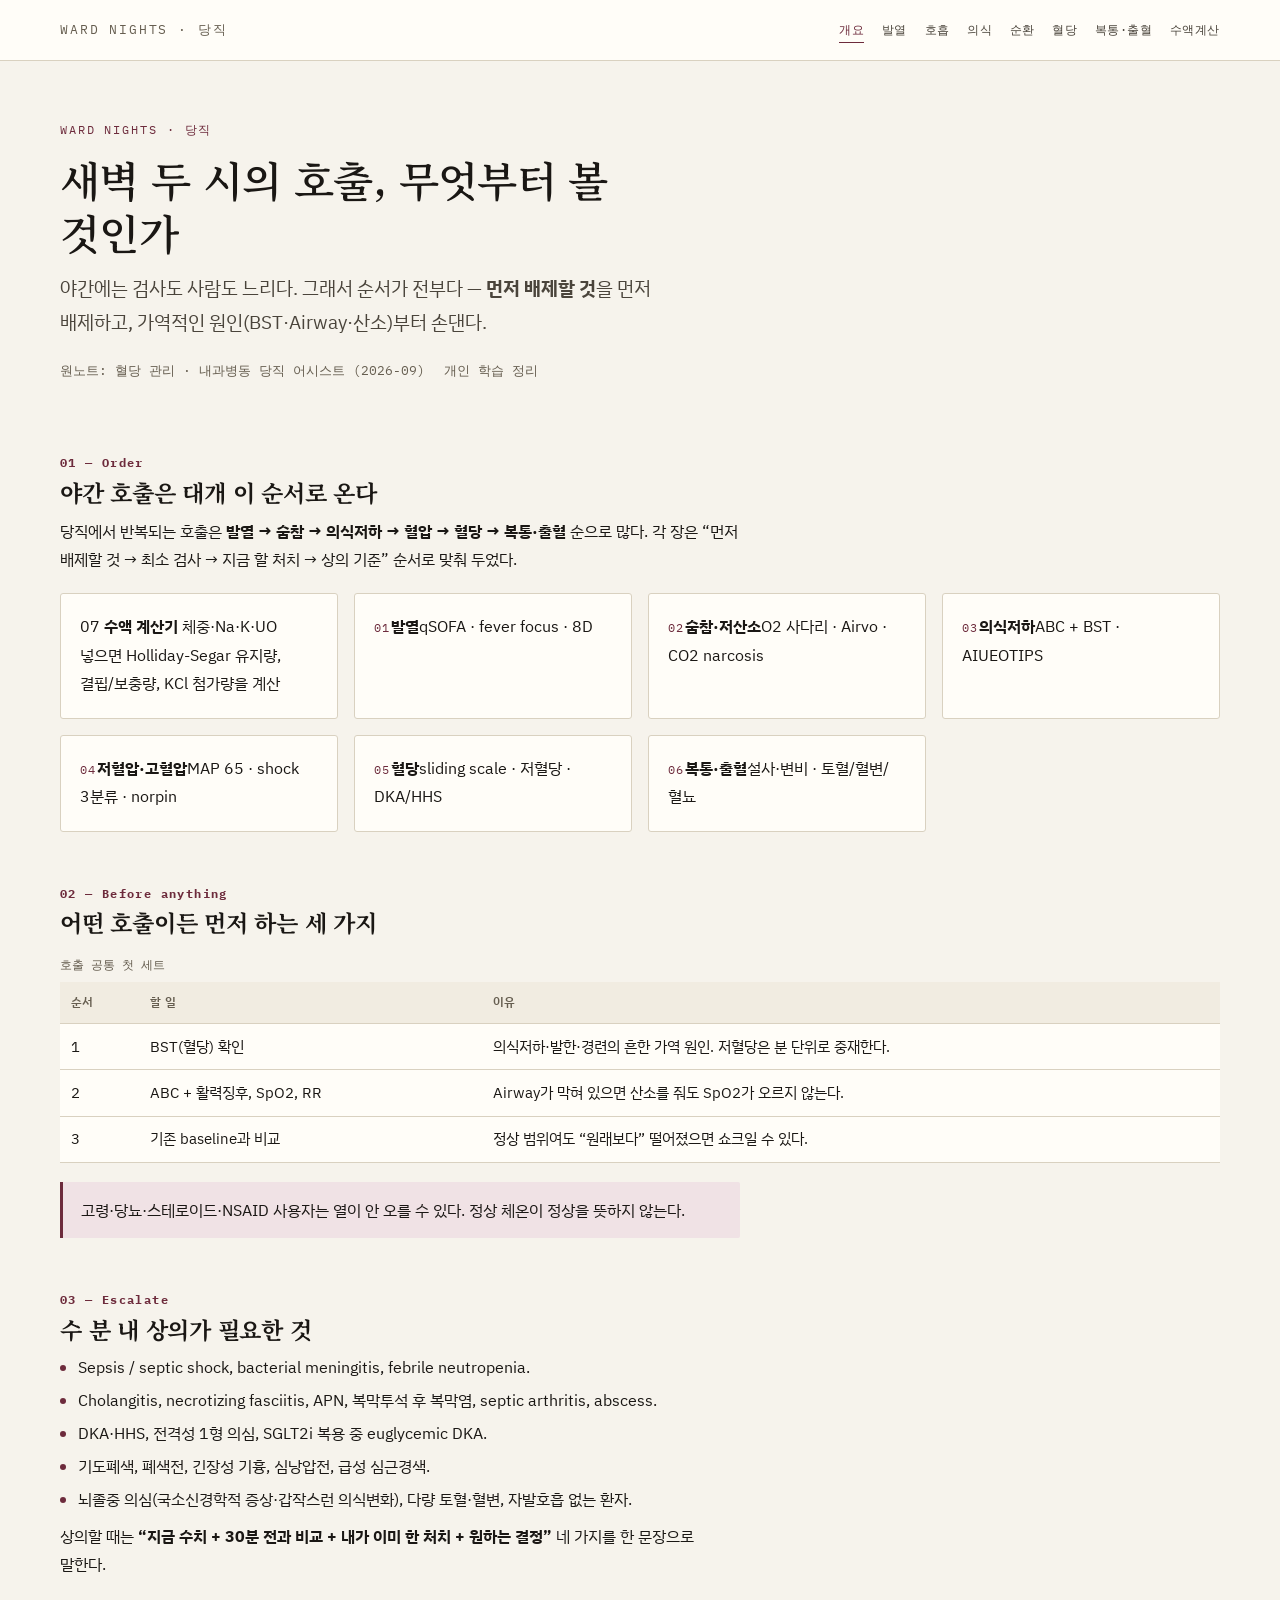
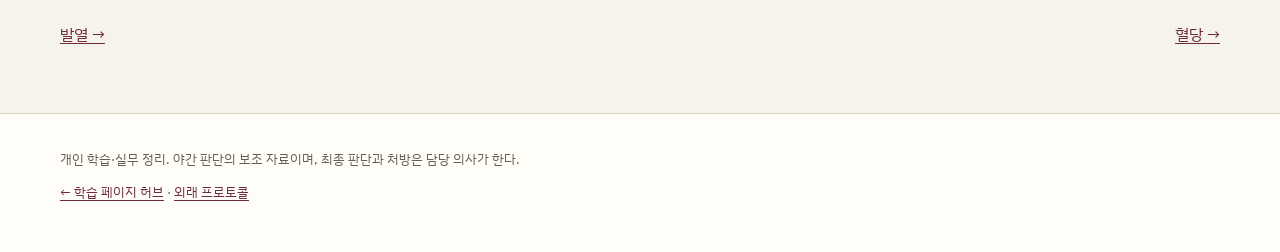
<file: index.html>
<!DOCTYPE html>
<html lang="ko">
<head>
<meta charset="utf-8">
<meta name="viewport" content="width=device-width, initial-scale=1">
<title>병동 당직 — 야간 호출 대응</title>
<meta name="description" content="야간 병동에서 반복되는 발열·호흡곤란·의식저하·저혈압·혈당·복통 출혈의 첫 대응과 상의 기준을 정리한 개인 실무 노트.">
<meta property="og:title" content="병동 당직 — 야간 호출 대응">
<meta property="og:description" content="야간 병동에서 반복되는 발열·호흡곤란·의식저하·저혈압·혈당·복통 출혈의 첫 대응과 상의 기준을 정리한 개인 실무 노트.">
<meta property="og:type" content="website">
<link rel="preconnect" href="https://fonts.googleapis.com">
<link rel="preconnect" href="https://fonts.gstatic.com" crossorigin>
<link href="https://fonts.googleapis.com/css2?family=IBM+Plex+Mono:wght@400;500&family=IBM+Plex+Sans+KR:wght@400;500;600&family=Noto+Serif+KR:wght@600&display=swap" rel="stylesheet">
<link rel="stylesheet" href="styles/tokens.css">
<link rel="stylesheet" href="styles/site.css">
<link rel="stylesheet" href="styles/theme.css">
</head>
<body>

<header class="masthead">
  <div class="wrap">
    <a class="brand" href="index.html">Ward Nights · 당직</a>
    <nav class="nav" aria-label="장 이동">
      <a href="index.html" aria-current="page">개요</a>
      <a href="fever.html">발열</a>
      <a href="breathing.html">호흡</a>
      <a href="mental.html">의식</a>
      <a href="circulation.html">순환</a>
      <a href="glucose.html">혈당</a>
      <a href="gi.html">복통·출혈</a>
          <a href="iv-fluid.html">수액계산</a>
</nav>
  </div>
</header>

<main>
  <div class="wrap">

    <div class="hero">
      <p class="eyebrow">Ward nights · 당직</p>
      <h1>새벽 두 시의 호출, 무엇부터 볼 것인가</h1>
      <p class="lede">야간에는 검사도 사람도 느리다. 그래서 순서가 전부다 — <strong>먼저 배제할 것</strong>을 먼저 배제하고, 가역적인 원인(BST·Airway·산소)부터 손댄다.</p>
      <div class="meta"><span>원노트: 혈당 관리 · 내과병동 당직 어시스트 (2026-09)</span><span>개인 학습 정리</span></div>
    </div>


    <section aria-labelledby="w1">
      <h2 id="w1"><span class="num">01 — Order</span>야간 호출은 대개 이 순서로 온다</h2>
      <p>당직에서 반복되는 호출은 <strong>발열 → 숨참 → 의식저하 → 혈압 → 혈당 → 복통·출혈</strong> 순으로 많다.
        각 장은 “먼저 배제할 것 → 최소 검사 → 지금 할 처치 → 상의 기준” 순서로 맞춰 두었다.</p>
      <div class="card-grid">
        <a class="card" href="iv-fluid.html">
          <span class="num">07</span>
          <b>수액 계산기</b>
          <span>체중·Na·K·UO 넣으면 Holliday-Segar 유지량, 결핍/보충량, KCl 첨가량을 계산</span>
        </a>
        <a class="card" href="fever.html"><span class="k">01</span><b>발열</b><span>qSOFA · fever focus · 8D</span></a>
        <a class="card" href="breathing.html"><span class="k">02</span><b>숨참·저산소</b><span>O2 사다리 · Airvo · CO2 narcosis</span></a>
        <a class="card" href="mental.html"><span class="k">03</span><b>의식저하</b><span>ABC + BST · AIUEOTIPS</span></a>
        <a class="card" href="circulation.html"><span class="k">04</span><b>저혈압·고혈압</b><span>MAP 65 · shock 3분류 · norpin</span></a>
        <a class="card" href="glucose.html"><span class="k">05</span><b>혈당</b><span>sliding scale · 저혈당 · DKA/HHS</span></a>
        <a class="card" href="gi.html"><span class="k">06</span><b>복통·출혈</b><span>설사·변비 · 토혈/혈변/혈뇨</span></a>
      </div>
    </section>

    <section aria-labelledby="w2">
      <h2 id="w2"><span class="num">02 — Before anything</span>어떤 호출이든 먼저 하는 세 가지</h2>
      <div class="tbl-wrap">
        <table>
          <caption>호출 공통 첫 세트</caption>
          <thead><tr><th>순서</th><th>할 일</th><th>이유</th></tr></thead>
          <tbody>
            <tr><td>1</td><td>BST(혈당) 확인</td><td>의식저하·발한·경련의 흔한 가역 원인. 저혈당은 분 단위로 중재한다.</td></tr>
            <tr><td>2</td><td>ABC + 활력징후, SpO2, RR</td><td>Airway가 막혀 있으면 산소를 줘도 SpO2가 오르지 않는다.</td></tr>
            <tr><td>3</td><td>기존 baseline과 비교</td><td>정상 범위여도 “원래보다” 떨어졌으면 쇼크일 수 있다.</td></tr>
          </tbody>
        </table>
      </div>
      <p class="note">고령·당뇨·스테로이드·NSAID 사용자는 열이 안 오를 수 있다. 정상 체온이 정상을 뜻하지 않는다.</p>
    </section>

    <section aria-labelledby="w3">
      <h2 id="w3"><span class="num">03 — Escalate</span>수 분 내 상의가 필요한 것</h2>
      <ul>
        <li>Sepsis / septic shock, bacterial meningitis, febrile neutropenia.</li>
        <li>Cholangitis, necrotizing fasciitis, APN, 복막투석 후 복막염, septic arthritis, abscess.</li>
        <li>DKA·HHS, 전격성 1형 의심, SGLT2i 복용 중 euglycemic DKA.</li>
        <li>기도폐색, 폐색전, 긴장성 기흉, 심낭압전, 급성 심근경색.</li>
        <li>뇌졸중 의심(국소신경학적 증상·갑작스런 의식변화), 다량 토혈·혈변, 자발호흡 없는 환자.</li>
      </ul>
      <p>상의할 때는 <strong>“지금 수치 + 30분 전과 비교 + 내가 이미 한 처치 + 원하는 결정”</strong> 네 가지를 한 문장으로 말한다.</p>
    </section>

    <div class="pager">
      <a href="fever.html">발열 →</a>
      <a href="glucose.html">혈당 →</a>
    </div>
  </div>
</main>

<footer class="site">
  <div class="wrap">
    <p>개인 학습·실무 정리. 야간 판단의 보조 자료이며, 최종 판단과 처방은 담당 의사가 한다.</p>
    <p><a href="https://kimhs950627.github.io/">← 학습 페이지 허브</a> · <a href="https://kimhs950627.github.io/primary-care-protocol/">외래 프로토콜</a></p>
  </div>
</footer>
</body>
</html>
</file>
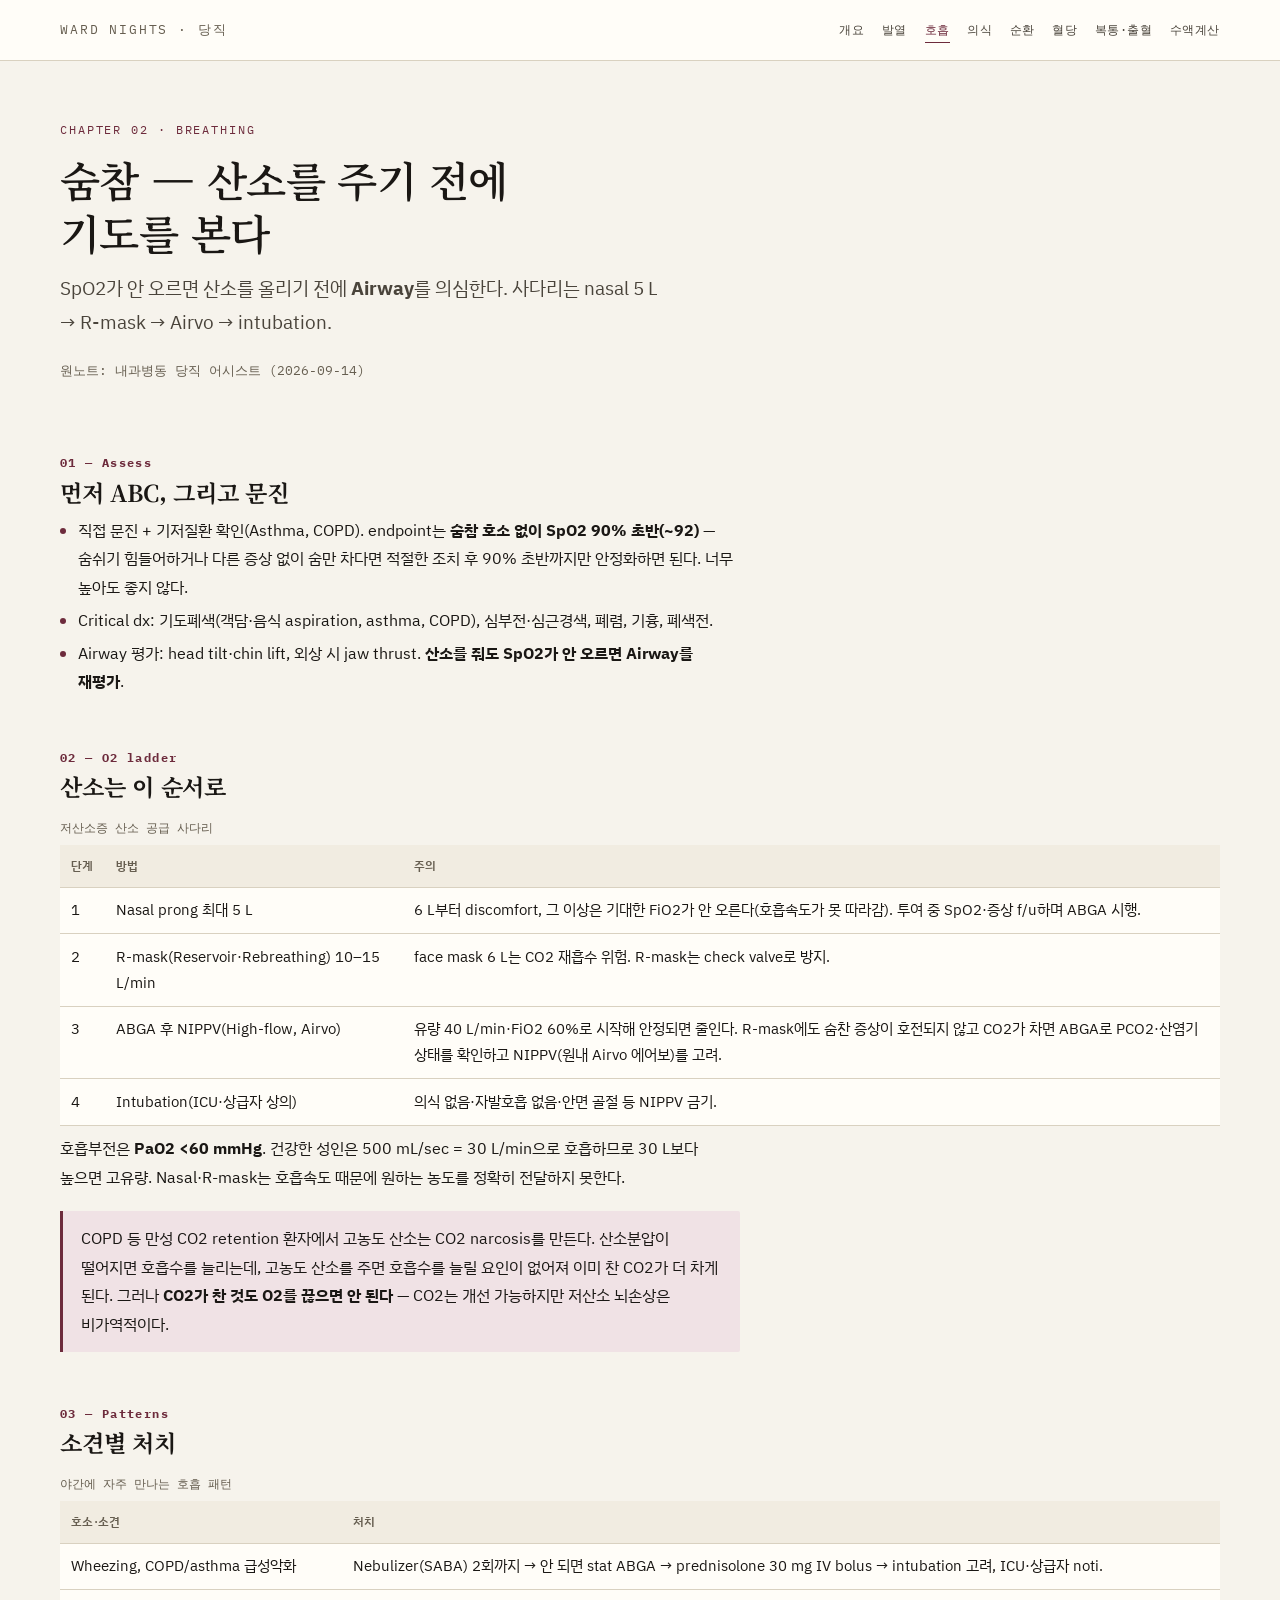
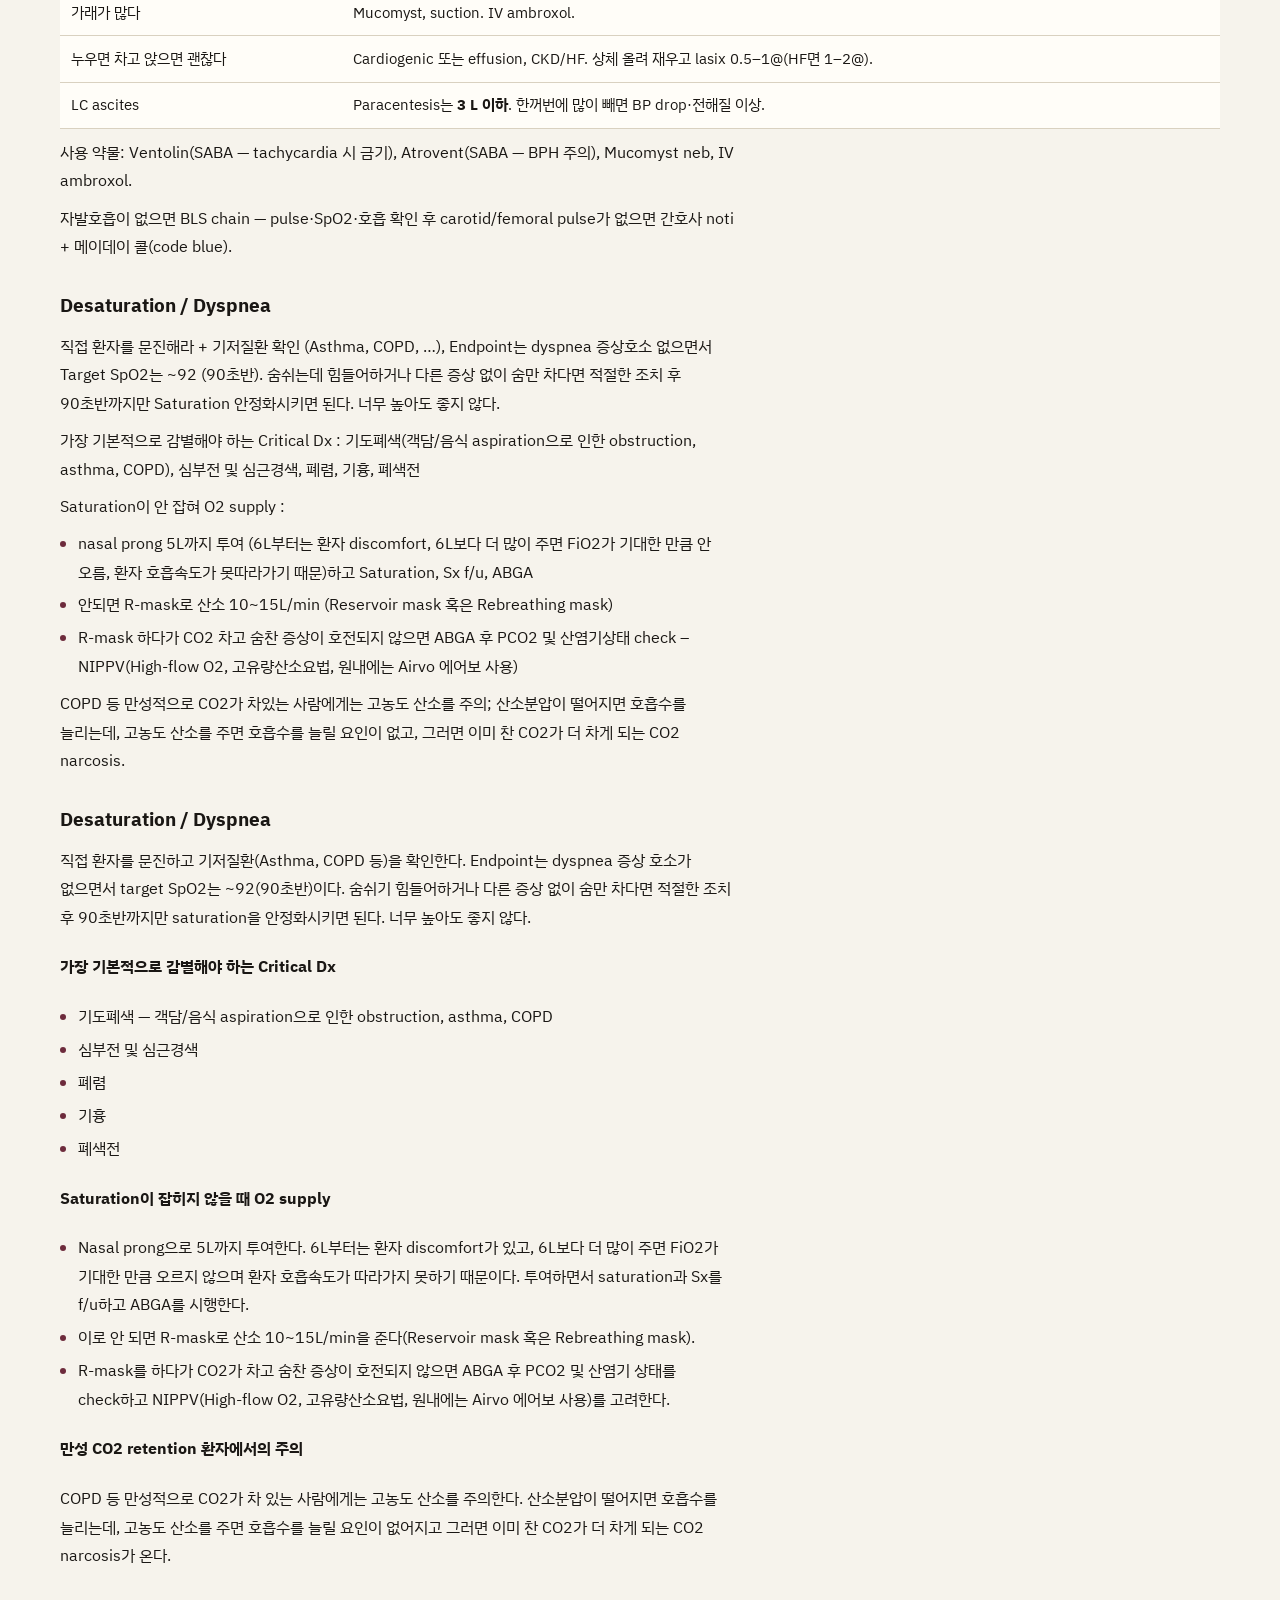
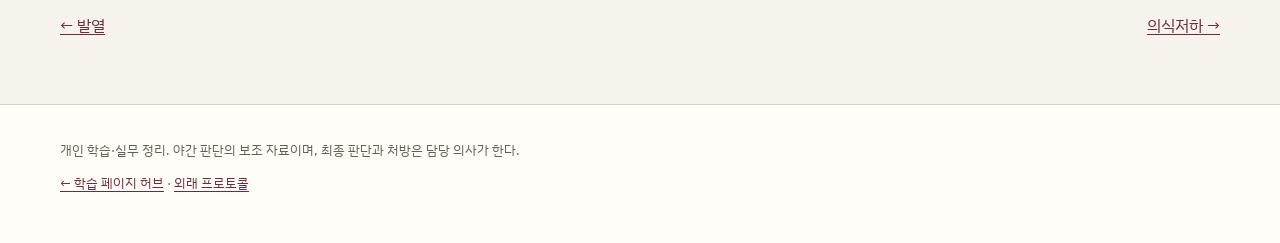
<file: breathing.html>
<!DOCTYPE html>
<html lang="ko">
<head>
<meta charset="utf-8">
<meta name="viewport" content="width=device-width, initial-scale=1">
<title>숨참·저산소 — 산소 사다리와 감별</title>
<meta name="description" content="Desaturation과 dyspnea에서 ABC 평가, nasal→R-mask→Airvo→intubation 사다리, COPD CO2 narcosis 주의, 소견별 처치.">
<meta property="og:title" content="숨참·저산소 — 산소 사다리와 감별">
<meta property="og:description" content="Desaturation과 dyspnea에서 ABC 평가, nasal→R-mask→Airvo→intubation 사다리, COPD CO2 narcosis 주의, 소견별 처치.">
<meta property="og:type" content="website">
<link rel="preconnect" href="https://fonts.googleapis.com">
<link rel="preconnect" href="https://fonts.gstatic.com" crossorigin>
<link href="https://fonts.googleapis.com/css2?family=IBM+Plex+Mono:wght@400;500&family=IBM+Plex+Sans+KR:wght@400;500;600&family=Noto+Serif+KR:wght@600&display=swap" rel="stylesheet">
<link rel="stylesheet" href="styles/tokens.css">
<link rel="stylesheet" href="styles/site.css">
<link rel="stylesheet" href="styles/theme.css">
</head>
<body>

<header class="masthead">
  <div class="wrap">
    <a class="brand" href="index.html">Ward Nights · 당직</a>
    <nav class="nav" aria-label="장 이동">
      <a href="index.html">개요</a>
      <a href="fever.html">발열</a>
      <a href="breathing.html" aria-current="page">호흡</a>
      <a href="mental.html">의식</a>
      <a href="circulation.html">순환</a>
      <a href="glucose.html">혈당</a>
      <a href="gi.html">복통·출혈</a>
          <a href="iv-fluid.html">수액계산</a>
</nav>
  </div>
</header>

<main>
  <div class="wrap">

    <div class="hero">
      <p class="eyebrow">Chapter 02 · Breathing</p>
      <h1>숨참 — 산소를 주기 전에 기도를 본다</h1>
      <p class="lede">SpO2가 안 오르면 산소를 올리기 전에 <strong>Airway</strong>를 의심한다. 사다리는 nasal 5 L → R-mask → Airvo → intubation.</p>
      <div class="meta"><span>원노트: 내과병동 당직 어시스트 (2026-09-14)</span></div>
    </div>

    <section aria-labelledby="b1">
      <h2 id="b1"><span class="num">01 — Assess</span>먼저 ABC, 그리고 문진</h2>
      <ul>
        <li>직접 문진 + 기저질환 확인(Asthma, COPD). endpoint는 <strong>숨참 호소 없이 SpO2 90% 초반(~92)</strong> — 숨쉬기 힘들어하거나 다른 증상 없이 숨만 차다면 적절한 조치 후 90% 초반까지만 안정화하면 된다. 너무 높아도 좋지 않다.</li>
        <li>Critical dx: 기도폐색(객담·음식 aspiration, asthma, COPD), 심부전·심근경색, 폐렴, 기흉, 폐색전.</li>
        <li>Airway 평가: head tilt·chin lift, 외상 시 jaw thrust. <strong>산소를 줘도 SpO2가 안 오르면 Airway를 재평가</strong>.</li>
      </ul>
    </section>

    <section aria-labelledby="b2">
      <h2 id="b2"><span class="num">02 — O2 ladder</span>산소는 이 순서로</h2>
      <div class="tbl-wrap">
        <table>
          <caption>저산소증 산소 공급 사다리</caption>
          <thead><tr><th>단계</th><th>방법</th><th>주의</th></tr></thead>
          <tbody>
            <tr><td>1</td><td>Nasal prong 최대 5 L</td><td>6 L부터 discomfort, 그 이상은 기대한 FiO2가 안 오른다(호흡속도가 못 따라감). 투여 중 SpO2·증상 f/u하며 ABGA 시행.</td></tr>
            <tr><td>2</td><td>R-mask(Reservoir·Rebreathing) 10–15 L/min</td><td>face mask 6 L는 CO2 재흡수 위험. R-mask는 check valve로 방지.</td></tr>
            <tr><td>3</td><td>ABGA 후 NIPPV(High-flow, Airvo)</td><td>유량 40 L/min·FiO2 60%로 시작해 안정되면 줄인다. R-mask에도 숨찬 증상이 호전되지 않고 CO2가 차면 ABGA로 PCO2·산염기 상태를 확인하고 NIPPV(원내 Airvo 에어보)를 고려.</td></tr>
            <tr><td>4</td><td>Intubation(ICU·상급자 상의)</td><td>의식 없음·자발호흡 없음·안면 골절 등 NIPPV 금기.</td></tr>
          </tbody>
        </table>
      </div>
      <p>호흡부전은 <strong>PaO2 &lt;60 mmHg</strong>. 건강한 성인은 500 mL/sec = 30 L/min으로 호흡하므로 30 L보다 높으면 고유량.
        Nasal·R-mask는 호흡속도 때문에 원하는 농도를 정확히 전달하지 못한다.</p>
      <p class="note">COPD 등 만성 CO2 retention 환자에서 고농도 산소는 CO2 narcosis를 만든다. 산소분압이 떨어지면 호흡수를 늘리는데,
        고농도 산소를 주면 호흡수를 늘릴 요인이 없어져 이미 찬 CO2가 더 차게 된다. 그러나
        <strong>CO2가 찬 것도 O2를 끊으면 안 된다</strong> — CO2는 개선 가능하지만 저산소 뇌손상은 비가역적이다.</p>
    </section>

    <section aria-labelledby="b3">
<h2 id="b3"><span class="num">03 — Patterns</span>소견별 처치</h2>
      <div class="tbl-wrap">
        <table>
          <caption>야간에 자주 만나는 호흡 패턴</caption>
          <thead><tr><th>호소·소견</th><th>처치</th></tr></thead>
          <tbody>
            <tr><td>Wheezing, COPD/asthma 급성악화</td><td>Nebulizer(SABA) 2회까지 → 안 되면 stat ABGA → prednisolone 30 mg IV bolus → intubation 고려, ICU·상급자 noti.</td></tr>
            <tr><td>가래가 많다</td><td>Mucomyst, suction. IV ambroxol.</td></tr>
            <tr><td>누우면 차고 앉으면 괜찮다</td><td>Cardiogenic 또는 effusion, CKD/HF. 상체 올려 재우고 lasix 0.5–1@(HF면 1–2@).</td></tr>
            <tr><td>LC ascites</td><td>Paracentesis는 <strong>3 L 이하</strong>. 한꺼번에 많이 빼면 BP drop·전해질 이상.</td></tr>
          </tbody>
        </table>
      </div>
      <p>사용 약물: Ventolin(SABA — tachycardia 시 금기), Atrovent(SABA — BPH 주의), Mucomyst neb, IV ambroxol.</p>
      <p>자발호흡이 없으면 BLS chain — pulse·SpO2·호흡 확인 후 carotid/femoral pulse가 없으면 간호사 noti + 메이데이 콜(code blue).</p>
    
<h3>Desaturation / Dyspnea</h3>
<p>직접 환자를 문진해라 + 기저질환 확인 (Asthma, COPD, …), Endpoint는 dyspnea 증상호소 없으면서 Target SpO2는 ~92 (90초반). 숨쉬는데 힘들어하거나 다른 증상 없이 숨만 차다면 적절한 조치 후 90초반까지만 Saturation 안정화시키면 된다. 너무 높아도 좋지 않다.</p>
<p>가장 기본적으로 감별해야 하는 Critical Dx : 기도폐색(객담/음식 aspiration으로 인한 obstruction, asthma, COPD), 심부전 및 심근경색, 폐렴, 기흉, 폐색전</p>
<p>Saturation이 안 잡혀 O2 supply :</p>
<ul>
<li>nasal prong 5L까지 투여 (6L부터는 환자 discomfort, 6L보다 더 많이 주면 FiO2가 기대한 만큼 안 오름, 환자 호흡속도가 못따라가기 때문)하고 Saturation, Sx f/u, ABGA</li>
<li>안되면 R-mask로 산소 10~15L/min (Reservoir mask 혹은 Rebreathing mask)</li>
<li>R-mask 하다가 CO2 차고 숨찬 증상이 호전되지 않으면 ABGA 후 PCO2 및 산염기상태 check – NIPPV(High-flow O2, 고유량산소요법, 원내에는 Airvo 에어보 사용)</li>
</ul>
<p>COPD 등 만성적으로 CO2가 차있는 사람에게는 고농도 산소를 주의; 산소분압이 떨어지면 호흡수를 늘리는데, 고농도 산소를 주면 호흡수를 늘릴 요인이 없고, 그러면 이미 찬 CO2가 더 차게 되는 CO2 narcosis.</p>

<h3>Desaturation / Dyspnea</h3>
<p>직접 환자를 문진하고 기저질환(Asthma, COPD 등)을 확인한다. Endpoint는 dyspnea 증상 호소가 없으면서 target SpO2는 ~92(90초반)이다. 숨쉬기 힘들어하거나 다른 증상 없이 숨만 차다면 적절한 조치 후 90초반까지만 saturation을 안정화시키면 된다. 너무 높아도 좋지 않다.</p>
<h4>가장 기본적으로 감별해야 하는 Critical Dx</h4>
<ul>
<li>기도폐색 — 객담/음식 aspiration으로 인한 obstruction, asthma, COPD</li>
<li>심부전 및 심근경색</li>
<li>폐렴</li>
<li>기흉</li>
<li>폐색전</li>
</ul>
<h4>Saturation이 잡히지 않을 때 O2 supply</h4>
<ul>
<li>Nasal prong으로 5L까지 투여한다. 6L부터는 환자 discomfort가 있고, 6L보다 더 많이 주면 FiO2가 기대한 만큼 오르지 않으며 환자 호흡속도가 따라가지 못하기 때문이다. 투여하면서 saturation과 Sx를 f/u하고 ABGA를 시행한다.</li>
<li>이로 안 되면 R-mask로 산소 10~15L/min을 준다(Reservoir mask 혹은 Rebreathing mask).</li>
<li>R-mask를 하다가 CO2가 차고 숨찬 증상이 호전되지 않으면 ABGA 후 PCO2 및 산염기 상태를 check하고 NIPPV(High-flow O2, 고유량산소요법, 원내에는 Airvo 에어보 사용)를 고려한다.</li>
</ul>
<h4>만성 CO2 retention 환자에서의 주의</h4>
<p>COPD 등 만성적으로 CO2가 차 있는 사람에게는 고농도 산소를 주의한다. 산소분압이 떨어지면 호흡수를 늘리는데, 고농도 산소를 주면 호흡수를 늘릴 요인이 없어지고 그러면 이미 찬 CO2가 더 차게 되는 CO2 narcosis가 온다.</p>
</section>

    <div class="pager">
      <a href="fever.html">← 발열</a>
      <a href="mental.html">의식저하 →</a>
    </div>
  </div>

</main>

<footer class="site">
  <div class="wrap">
    <p>개인 학습·실무 정리. 야간 판단의 보조 자료이며, 최종 판단과 처방은 담당 의사가 한다.</p>
    <p><a href="https://kimhs950627.github.io/">← 학습 페이지 허브</a> · <a href="https://kimhs950627.github.io/primary-care-protocol/">외래 프로토콜</a></p>
  </div>
</footer>
</body>
</html>
</file>
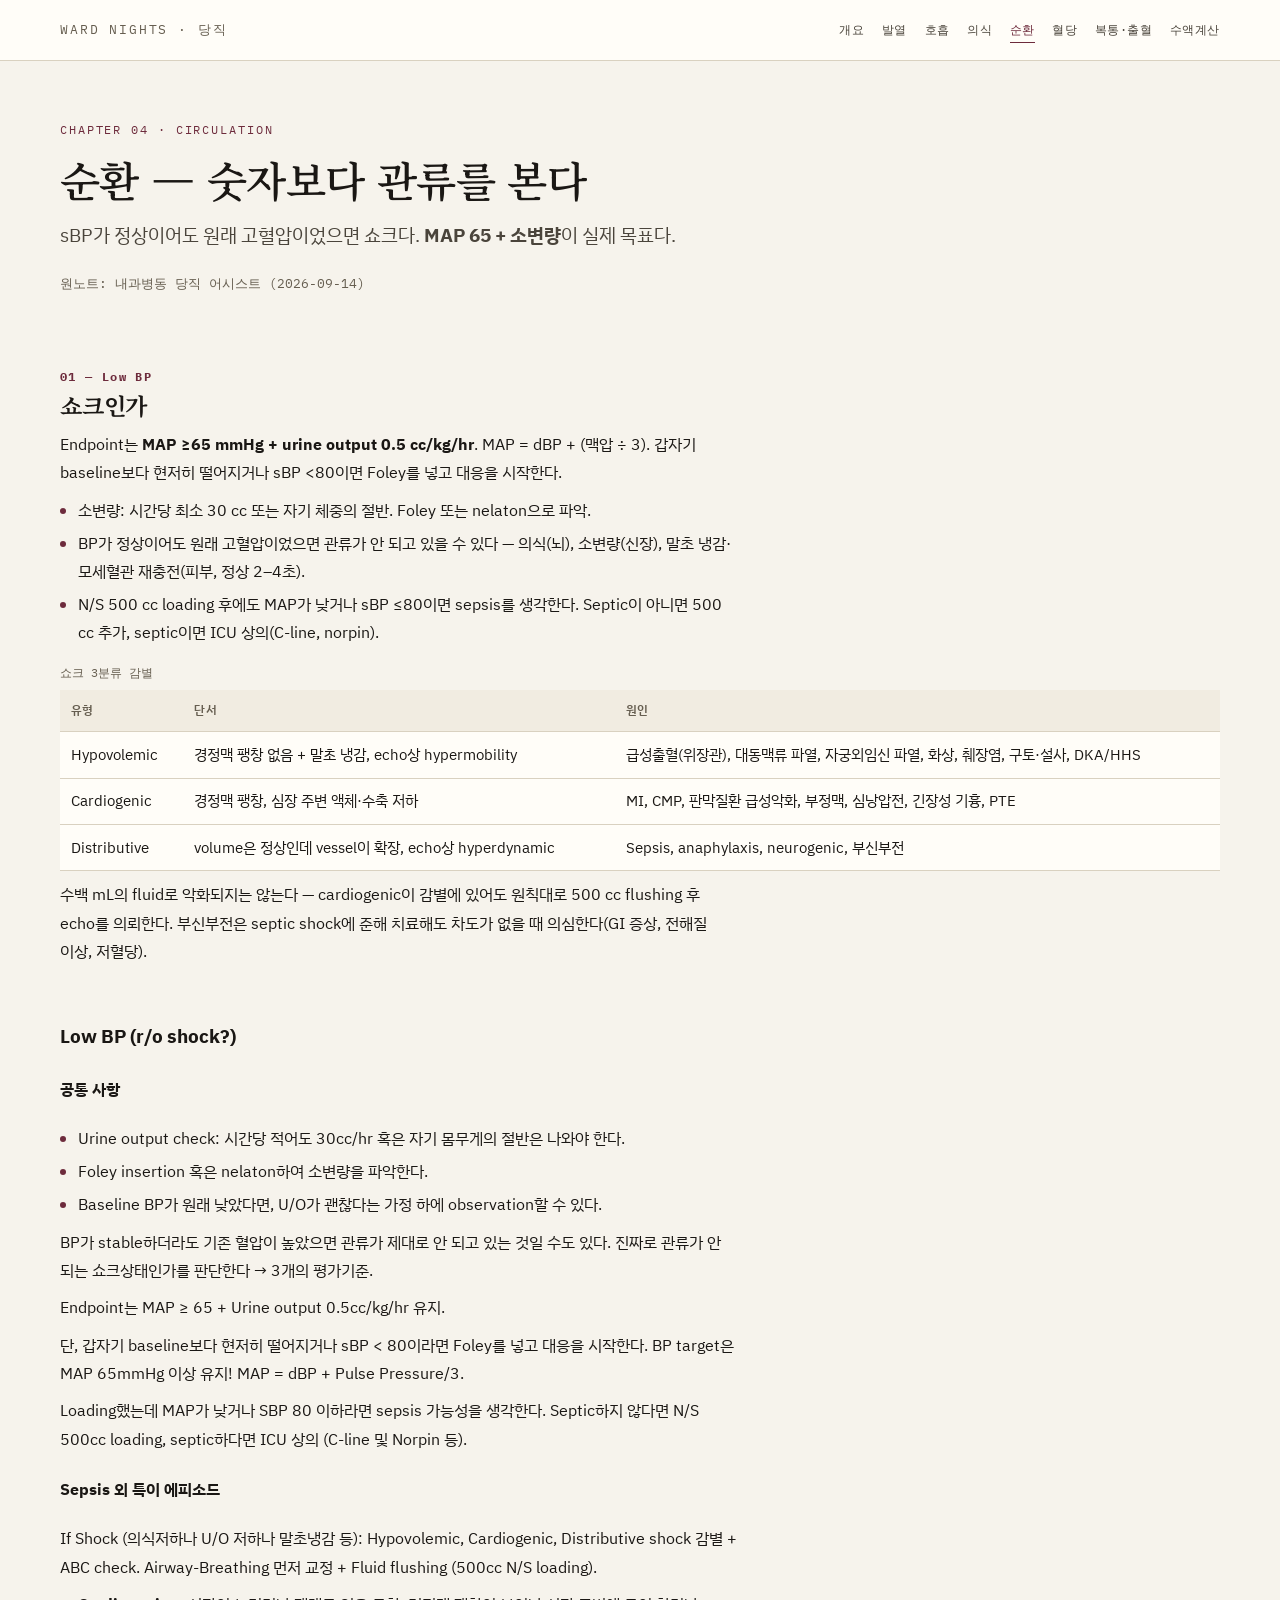
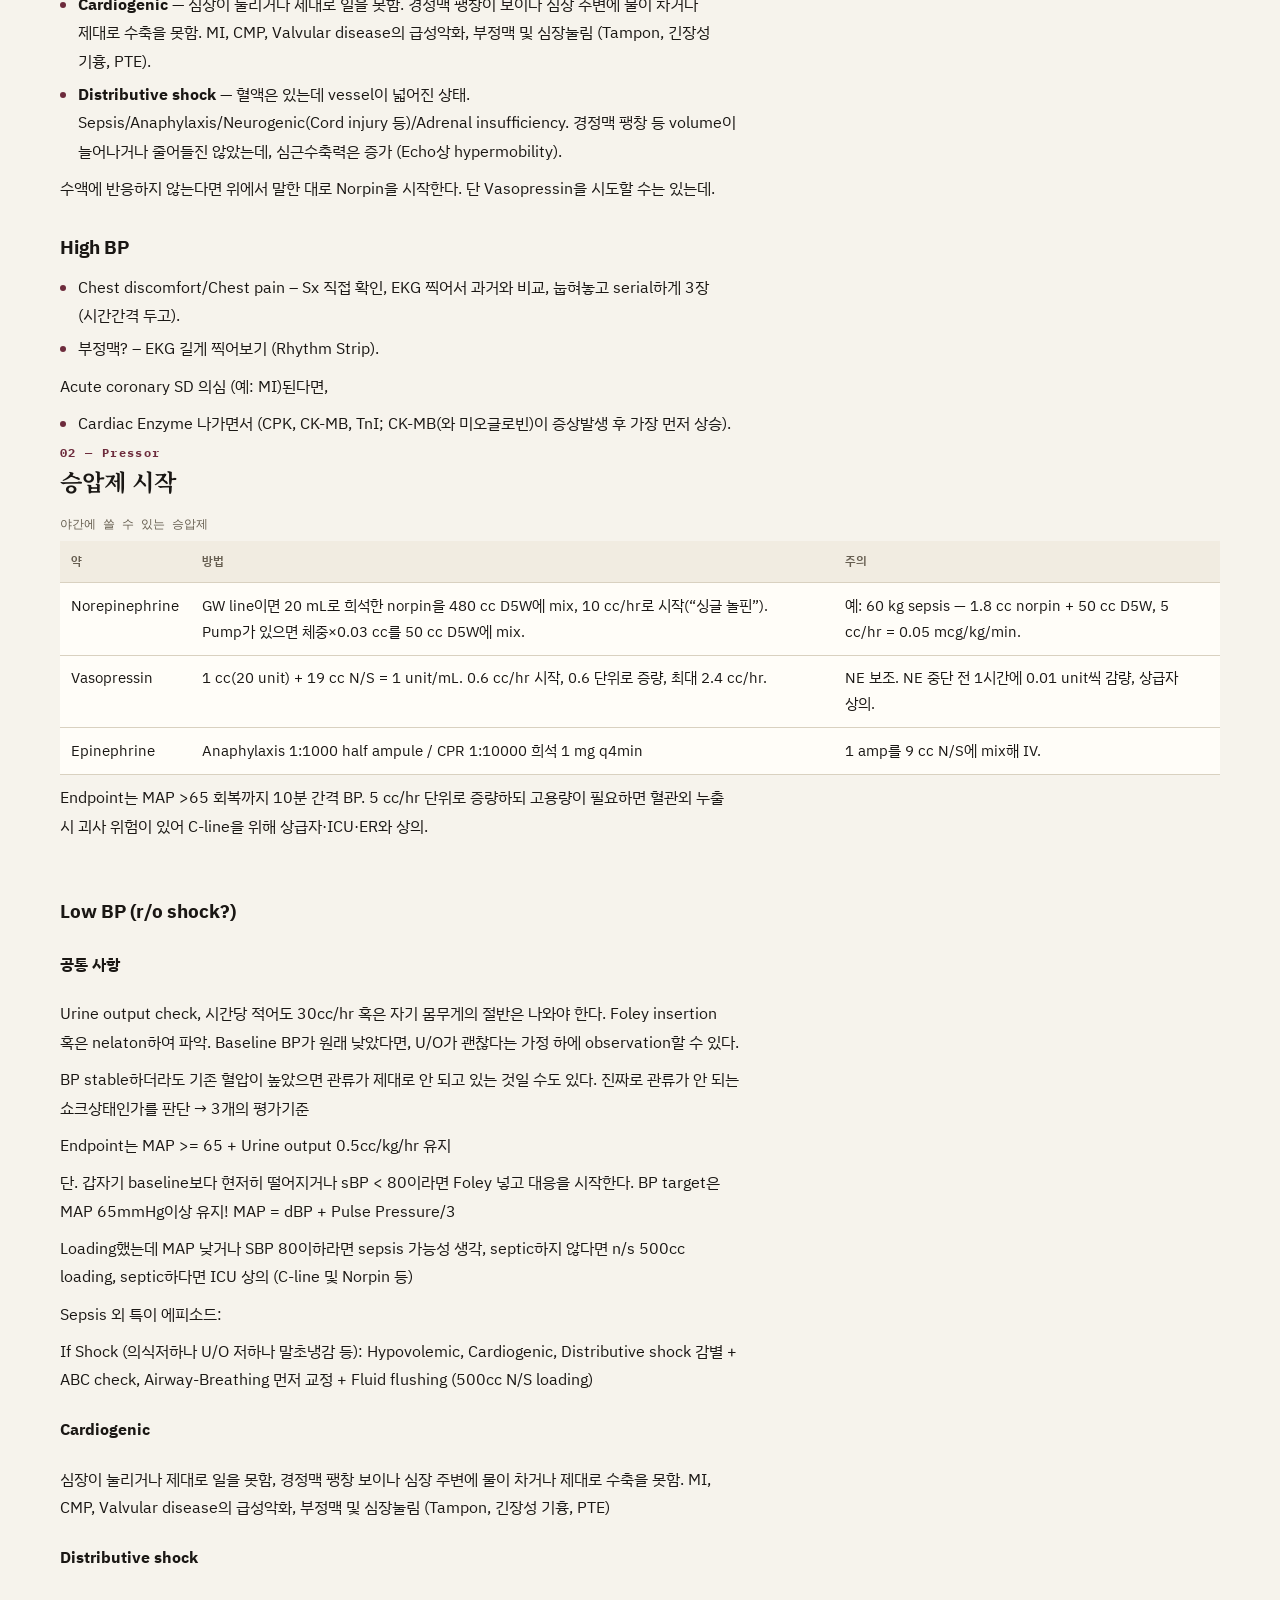
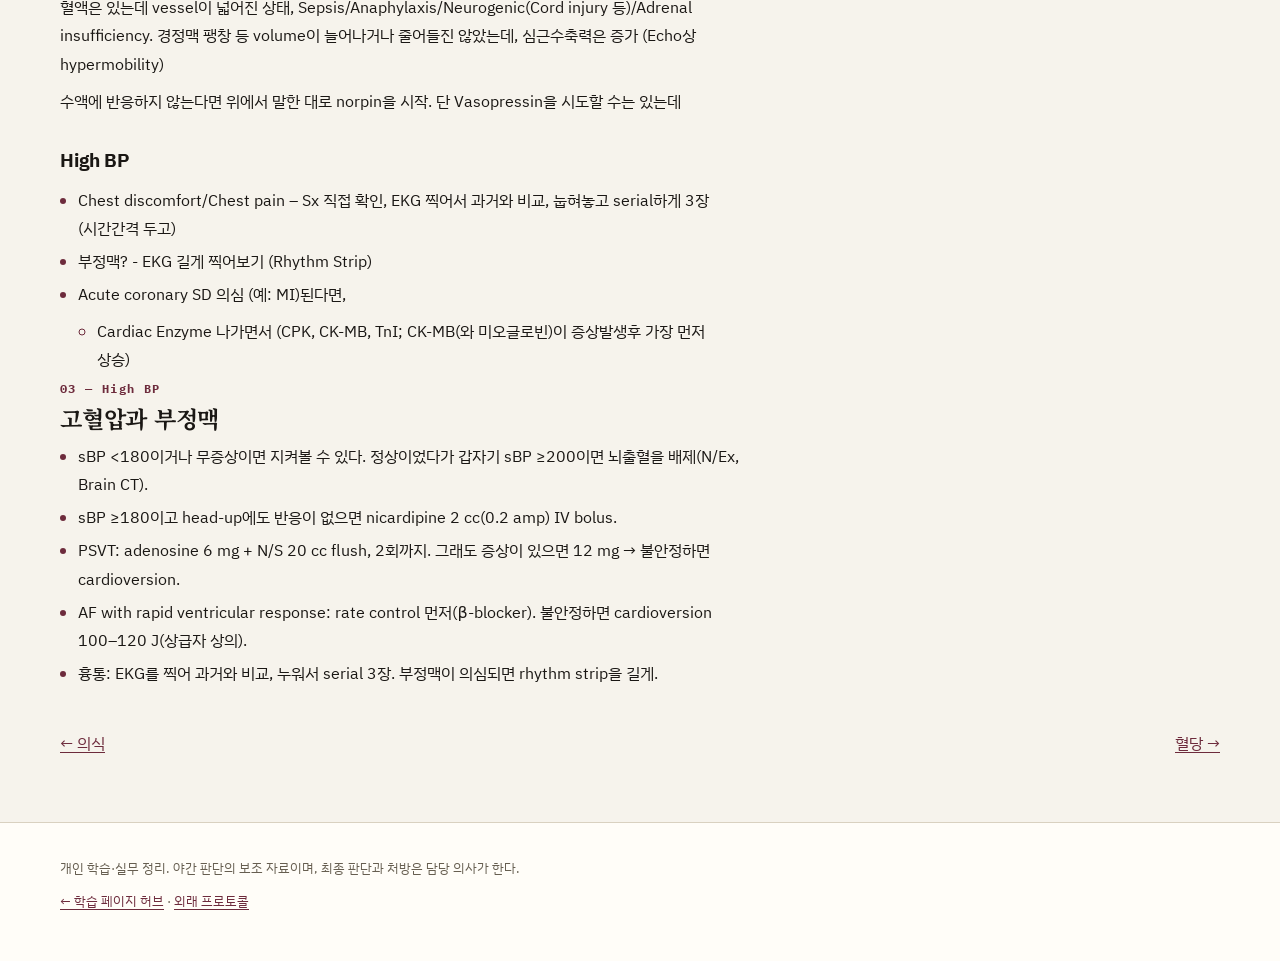
<file: circulation.html>
<!DOCTYPE html>
<html lang="ko">
<head>
<meta charset="utf-8">
<meta name="viewport" content="width=device-width, initial-scale=1">
<title>저혈압·고혈압 — MAP와 쇼크 3분류</title>
<meta name="description" content="MAP 65·소변량 0.5 cc/kg/hr 목표, 쇼크 3분류 감별, norpin·vasopressin 용량, 고혈압 위기와 PSVT·AF 처치.">
<meta property="og:title" content="저혈압·고혈압 — MAP와 쇼크 3분류">
<meta property="og:description" content="MAP 65·소변량 0.5 cc/kg/hr 목표, 쇼크 3분류 감별, norpin·vasopressin 용량, 고혈압 위기와 PSVT·AF 처치.">
<meta property="og:type" content="website">
<link rel="preconnect" href="https://fonts.googleapis.com">
<link rel="preconnect" href="https://fonts.gstatic.com" crossorigin>
<link href="https://fonts.googleapis.com/css2?family=IBM+Plex+Mono:wght@400;500&family=IBM+Plex+Sans+KR:wght@400;500;600&family=Noto+Serif+KR:wght@600&display=swap" rel="stylesheet">
<link rel="stylesheet" href="styles/tokens.css">
<link rel="stylesheet" href="styles/site.css">
<link rel="stylesheet" href="styles/theme.css">
</head>
<body>

<header class="masthead">
  <div class="wrap">
    <a class="brand" href="index.html">Ward Nights · 당직</a>
    <nav class="nav" aria-label="장 이동">
      <a href="index.html">개요</a>
      <a href="fever.html">발열</a>
      <a href="breathing.html">호흡</a>
      <a href="mental.html">의식</a>
      <a href="circulation.html" aria-current="page">순환</a>
      <a href="glucose.html">혈당</a>
      <a href="gi.html">복통·출혈</a>
          <a href="iv-fluid.html">수액계산</a>
</nav>
  </div>
</header>

<main>
  <div class="wrap">

    <div class="hero">
      <p class="eyebrow">Chapter 04 · Circulation</p>
      <h1>순환 — 숫자보다 관류를 본다</h1>
      <p class="lede">sBP가 정상이어도 원래 고혈압이었으면 쇼크다. <strong>MAP 65 + 소변량</strong>이 실제 목표다.</p>
      <div class="meta"><span>원노트: 내과병동 당직 어시스트 (2026-09-14)</span></div>
    </div>


    <section aria-labelledby="c1">
      <h2 id="c1"><span class="num">01 — Low BP</span>쇼크인가</h2>
      <p>Endpoint는 <strong>MAP ≥65 mmHg + urine output 0.5 cc/kg/hr</strong>. MAP = dBP + (맥압 ÷ 3).
        갑자기 baseline보다 현저히 떨어지거나 sBP &lt;80이면 Foley를 넣고 대응을 시작한다.</p>
      <ul>
        <li>소변량: 시간당 최소 30 cc 또는 자기 체중의 절반. Foley 또는 nelaton으로 파악.</li>
        <li>BP가 정상이어도 원래 고혈압이었으면 관류가 안 되고 있을 수 있다 — 의식(뇌), 소변량(신장), 말초 냉감·모세혈관 재충전(피부, 정상 2–4초).</li>
        <li>N/S 500 cc loading 후에도 MAP가 낮거나 sBP ≤80이면 sepsis를 생각한다. Septic이 아니면 500 cc 추가, septic이면 ICU 상의(C-line, norpin).</li>
      </ul>
      <div class="tbl-wrap">
        <table>
          <caption>쇼크 3분류 감별</caption>
          <thead><tr><th>유형</th><th>단서</th><th>원인</th></tr></thead>
          <tbody>
            <tr><td>Hypovolemic</td><td>경정맥 팽창 없음 + 말초 냉감, echo상 hypermobility</td><td>급성출혈(위장관), 대동맥류 파열, 자궁외임신 파열, 화상, 췌장염, 구토·설사, DKA/HHS</td></tr>
            <tr><td>Cardiogenic</td><td>경정맥 팽창, 심장 주변 액체·수축 저하</td><td>MI, CMP, 판막질환 급성악화, 부정맥, 심낭압전, 긴장성 기흉, PTE</td></tr>
            <tr><td>Distributive</td><td>volume은 정상인데 vessel이 확장, echo상 hyperdynamic</td><td>Sepsis, anaphylaxis, neurogenic, 부신부전</td></tr>
          </tbody>
        </table>
      </div>
      <p>수백 mL의 fluid로 악화되지는 않는다 — cardiogenic이 감별에 있어도 원칙대로 500 cc flushing 후 echo를 의뢰한다.
        부신부전은 septic shock에 준해 치료해도 차도가 없을 때 의심한다(GI 증상, 전해질 이상, 저혈당).</p>
    </section>

    <section aria-labelledby="c2">
<div class="onenote-insert" data-anchor="c1">
<!-- onenote-insert:c1:start -->
<h3>Low BP (r/o shock?)</h3>
<h4>공통 사항</h4>
<ul>
<li>Urine output check: 시간당 적어도 30cc/hr 혹은 자기 몸무게의 절반은 나와야 한다.</li>
<li>Foley insertion 혹은 nelaton하여 소변량을 파악한다.</li>
<li>Baseline BP가 원래 낮았다면, U/O가 괜찮다는 가정 하에 observation할 수 있다.</li>
</ul>
<p>BP가 stable하더라도 기존 혈압이 높았으면 관류가 제대로 안 되고 있는 것일 수도 있다. 진짜로 관류가 안 되는 쇼크상태인가를 판단한다 → 3개의 평가기준.</p>
<p>Endpoint는 MAP ≥ 65 + Urine output 0.5cc/kg/hr 유지.</p>
<p>단, 갑자기 baseline보다 현저히 떨어지거나 sBP &lt; 80이라면 Foley를 넣고 대응을 시작한다. BP target은 MAP 65mmHg 이상 유지! MAP = dBP + Pulse Pressure/3.</p>
<p>Loading했는데 MAP가 낮거나 SBP 80 이하라면 sepsis 가능성을 생각한다. Septic하지 않다면 N/S 500cc loading, septic하다면 ICU 상의 (C-line 및 Norpin 등).</p>
<h4>Sepsis 외 특이 에피소드</h4>
<p>If Shock (의식저하나 U/O 저하나 말초냉감 등): Hypovolemic, Cardiogenic, Distributive shock 감별 + ABC check. Airway-Breathing 먼저 교정 + Fluid flushing (500cc N/S loading).</p>
<ul>
<li><strong>Cardiogenic</strong> — 심장이 눌리거나 제대로 일을 못함. 경정맥 팽창이 보이나 심장 주변에 물이 차거나 제대로 수축을 못함. MI, CMP, Valvular disease의 급성악화, 부정맥 및 심장눌림 (Tampon, 긴장성 기흉, PTE).</li>
<li><strong>Distributive shock</strong> — 혈액은 있는데 vessel이 넓어진 상태. Sepsis/Anaphylaxis/Neurogenic(Cord injury 등)/Adrenal insufficiency. 경정맥 팽창 등 volume이 늘어나거나 줄어들진 않았는데, 심근수축력은 증가 (Echo상 hypermobility).</li>
</ul>
<p>수액에 반응하지 않는다면 위에서 말한 대로 Norpin을 시작한다. 단 Vasopressin을 시도할 수는 있는데.</p>
<h3>High BP</h3>
<ul>
<li>Chest discomfort/Chest pain – Sx 직접 확인, EKG 찍어서 과거와 비교, 눕혀놓고 serial하게 3장 (시간간격 두고).</li>
<li>부정맥? – EKG 길게 찍어보기 (Rhythm Strip).</li>
</ul>
<p>Acute coronary SD 의심 (예: MI)된다면,</p>
<ul>
<li>Cardiac Enzyme 나가면서 (CPK, CK-MB, TnI; CK-MB(와 미오글로빈)이 증상발생 후 가장 먼저 상승).</li>
</ul>
<!-- onenote-insert:c1:end -->
</div>
<h2 id="c2"><span class="num">02 — Pressor</span>승압제 시작</h2>
      <div class="tbl-wrap">
        <table>
          <caption>야간에 쓸 수 있는 승압제</caption>
          <thead><tr><th>약</th><th>방법</th><th>주의</th></tr></thead>
          <tbody>
            <tr><td>Norepinephrine</td><td>GW line이면 20 mL로 희석한 norpin을 480 cc D5W에 mix, 10 cc/hr로 시작(“싱글 놀핀”). Pump가 있으면 체중×0.03 cc를 50 cc D5W에 mix.</td><td>예: 60 kg sepsis — 1.8 cc norpin + 50 cc D5W, 5 cc/hr = 0.05 mcg/kg/min.</td></tr>
            <tr><td>Vasopressin</td><td>1 cc(20 unit) + 19 cc N/S = 1 unit/mL. 0.6 cc/hr 시작, 0.6 단위로 증량, 최대 2.4 cc/hr.</td><td>NE 보조. NE 중단 전 1시간에 0.01 unit씩 감량, 상급자 상의.</td></tr>
            <tr><td>Epinephrine</td><td>Anaphylaxis 1:1000 half ampule / CPR 1:10000 희석 1 mg q4min</td><td>1 amp를 9 cc N/S에 mix해 IV.</td></tr>
          </tbody>
        </table>
      </div>
      <p>Endpoint는 MAP &gt;65 회복까지 10분 간격 BP. 5 cc/hr 단위로 증량하되 고용량이 필요하면 혈관외 누출 시 괴사 위험이 있어 C-line을 위해 상급자·ICU·ER와 상의.</p>
    </section>

    <section aria-labelledby="c3">
<div class="onenote-insert" data-anchor="c2">
<!-- onenote-insert:c2:start -->
<h3>Low BP (r/o shock?)</h3>
<h4>공통 사항</h4>
<p>Urine output check, 시간당 적어도 30cc/hr 혹은 자기 몸무게의 절반은 나와야 한다. Foley insertion 혹은 nelaton하여 파악. Baseline BP가 원래 낮았다면, U/O가 괜찮다는 가정 하에 observation할 수 있다.</p>
<p>BP stable하더라도 기존 혈압이 높았으면 관류가 제대로 안 되고 있는 것일 수도 있다. 진짜로 관류가 안 되는 쇼크상태인가를 판단 → 3개의 평가기준</p>
<p>Endpoint는 MAP &gt;= 65 + Urine output 0.5cc/kg/hr 유지</p>
<p>단. 갑자기 baseline보다 현저히 떨어지거나 sBP &lt; 80이라면 Foley 넣고 대응을 시작한다. BP target은 MAP 65mmHg이상 유지! MAP = dBP + Pulse Pressure/3</p>
<p>Loading했는데 MAP 낮거나 SBP 80이하라면 sepsis 가능성 생각, septic하지 않다면 n/s 500cc loading, septic하다면 ICU 상의 (C-line 및 Norpin 등)</p>
<p>Sepsis 외 특이 에피소드:</p>
<p>If Shock (의식저하나 U/O 저하나 말초냉감 등): Hypovolemic, Cardiogenic, Distributive shock 감별 + ABC check, Airway-Breathing 먼저 교정 + Fluid flushing (500cc N/S loading)</p>
<h4>Cardiogenic</h4>
<p>심장이 눌리거나 제대로 일을 못함, 경정맥 팽창 보이나 심장 주변에 물이 차거나 제대로 수축을 못함. MI, CMP, Valvular disease의 급성악화, 부정맥 및 심장눌림 (Tampon, 긴장성 기흉, PTE)</p>
<h4>Distributive shock</h4>
<p>혈액은 있는데 vessel이 넓어진 상태, Sepsis/Anaphylaxis/Neurogenic(Cord injury 등)/Adrenal insufficiency. 경정맥 팽창 등 volume이 늘어나거나 줄어들진 않았는데, 심근수축력은 증가 (Echo상 hypermobility)</p>
<p>수액에 반응하지 않는다면 위에서 말한 대로 norpin을 시작. 단 Vasopressin을 시도할 수는 있는데</p>
<h3>High BP</h3>
<ul>
<li>Chest discomfort/Chest pain – Sx 직접 확인, EKG 찍어서 과거와 비교, 눕혀놓고 serial하게 3장 (시간간격 두고)</li>
<li>부정맥? - EKG 길게 찍어보기 (Rhythm Strip)</li>
<li>Acute coronary SD 의심 (예: MI)된다면,
<ul>
<li>Cardiac Enzyme 나가면서 (CPK, CK-MB, TnI; CK-MB(와 미오글로빈)이 증상발생후 가장 먼저 상승)</li>
</ul>
</li>
</ul>
<!-- onenote-insert:c2:end -->
</div>
<h2 id="c3"><span class="num">03 — High BP</span>고혈압과 부정맥</h2>
      <ul>
        <li>sBP &lt;180이거나 무증상이면 지켜볼 수 있다. 정상이었다가 갑자기 sBP ≥200이면 뇌출혈을 배제(N/Ex, Brain CT).</li>
        <li>sBP ≥180이고 head-up에도 반응이 없으면 nicardipine 2 cc(0.2 amp) IV bolus.</li>
        <li>PSVT: adenosine 6 mg + N/S 20 cc flush, 2회까지. 그래도 증상이 있으면 12 mg → 불안정하면 cardioversion.</li>
        <li>AF with rapid ventricular response: rate control 먼저(β-blocker). 불안정하면 cardioversion 100–120 J(상급자 상의).</li>
        <li>흉통: EKG를 찍어 과거와 비교, 누워서 serial 3장. 부정맥이 의심되면 rhythm strip을 길게.</li>
      </ul>
    </section>

    <div class="pager">
      <a href="mental.html">← 의식</a>
      <a href="glucose.html">혈당 →</a>
    </div>
  </div>
</main>

<footer class="site">
  <div class="wrap">
    <p>개인 학습·실무 정리. 야간 판단의 보조 자료이며, 최종 판단과 처방은 담당 의사가 한다.</p>
    <p><a href="https://kimhs950627.github.io/">← 학습 페이지 허브</a> · <a href="https://kimhs950627.github.io/primary-care-protocol/">외래 프로토콜</a></p>
  </div>
</footer>
</body>
</html>
</file>
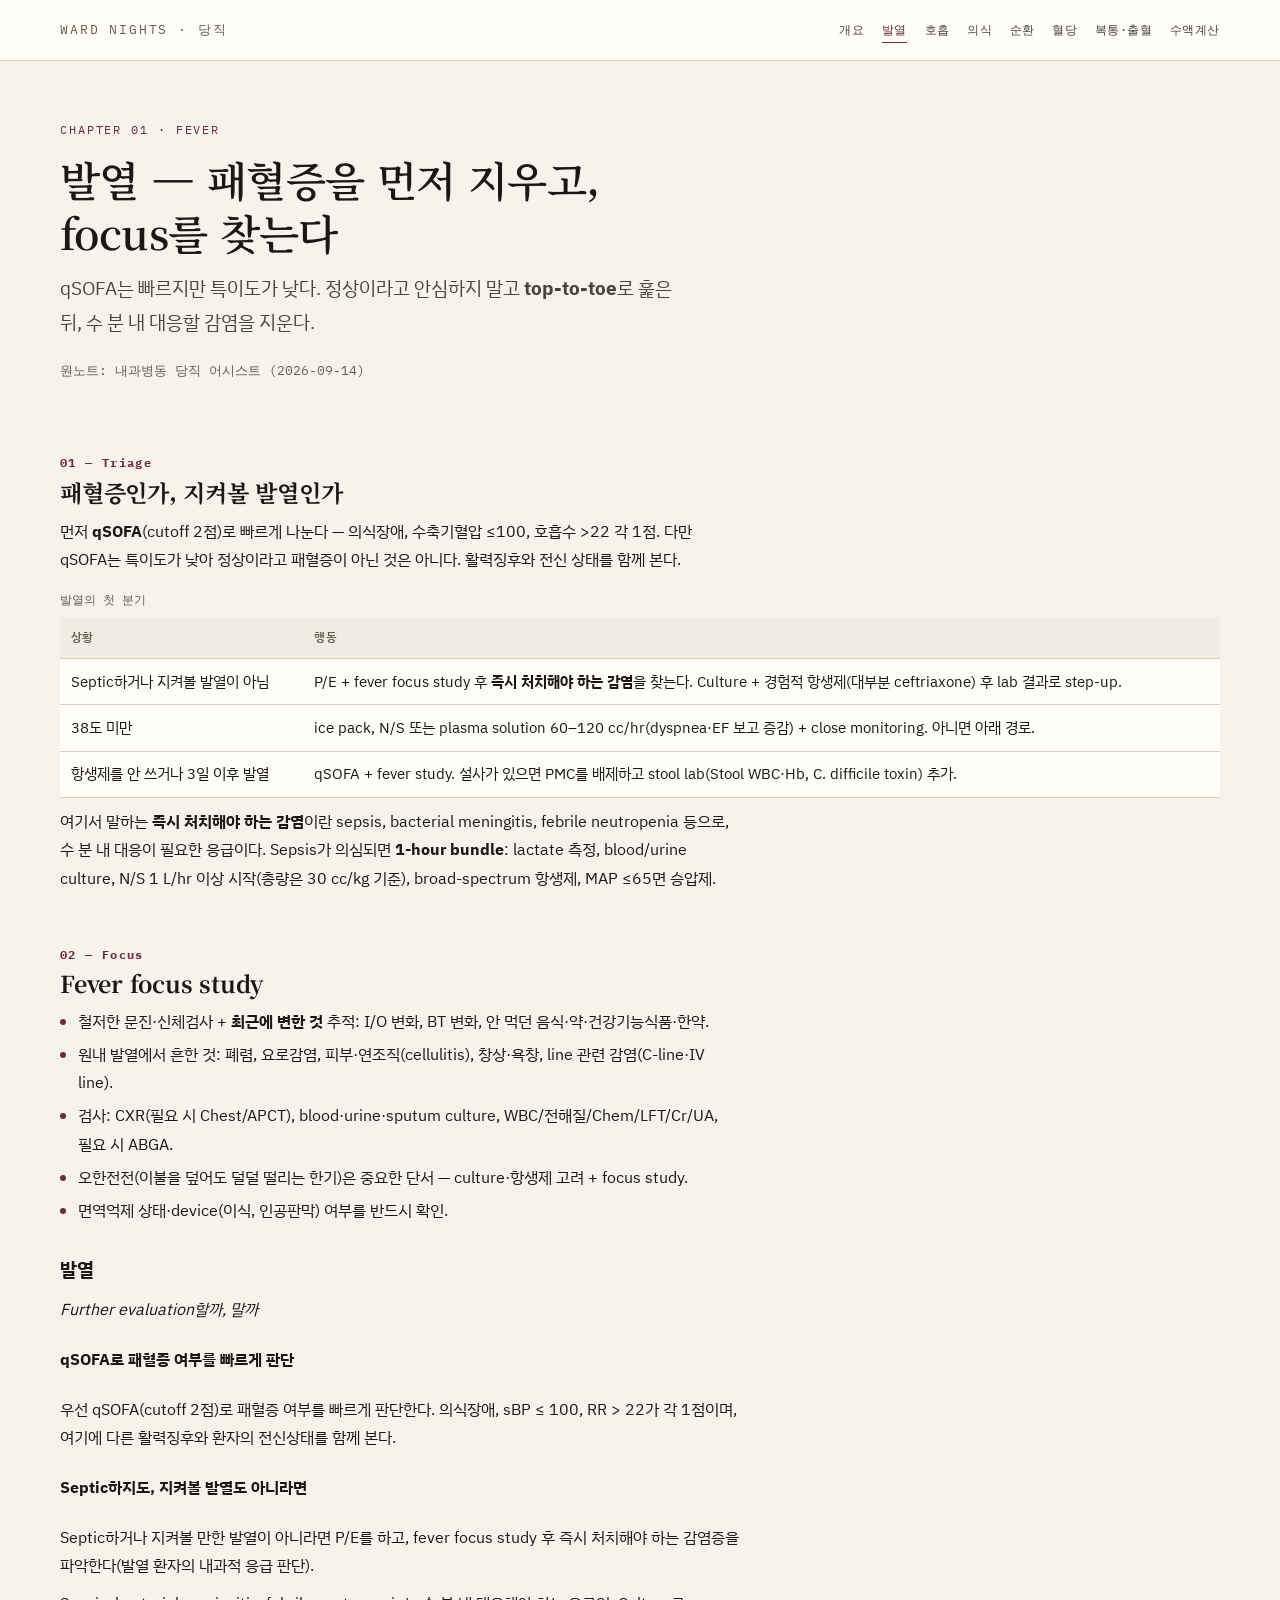
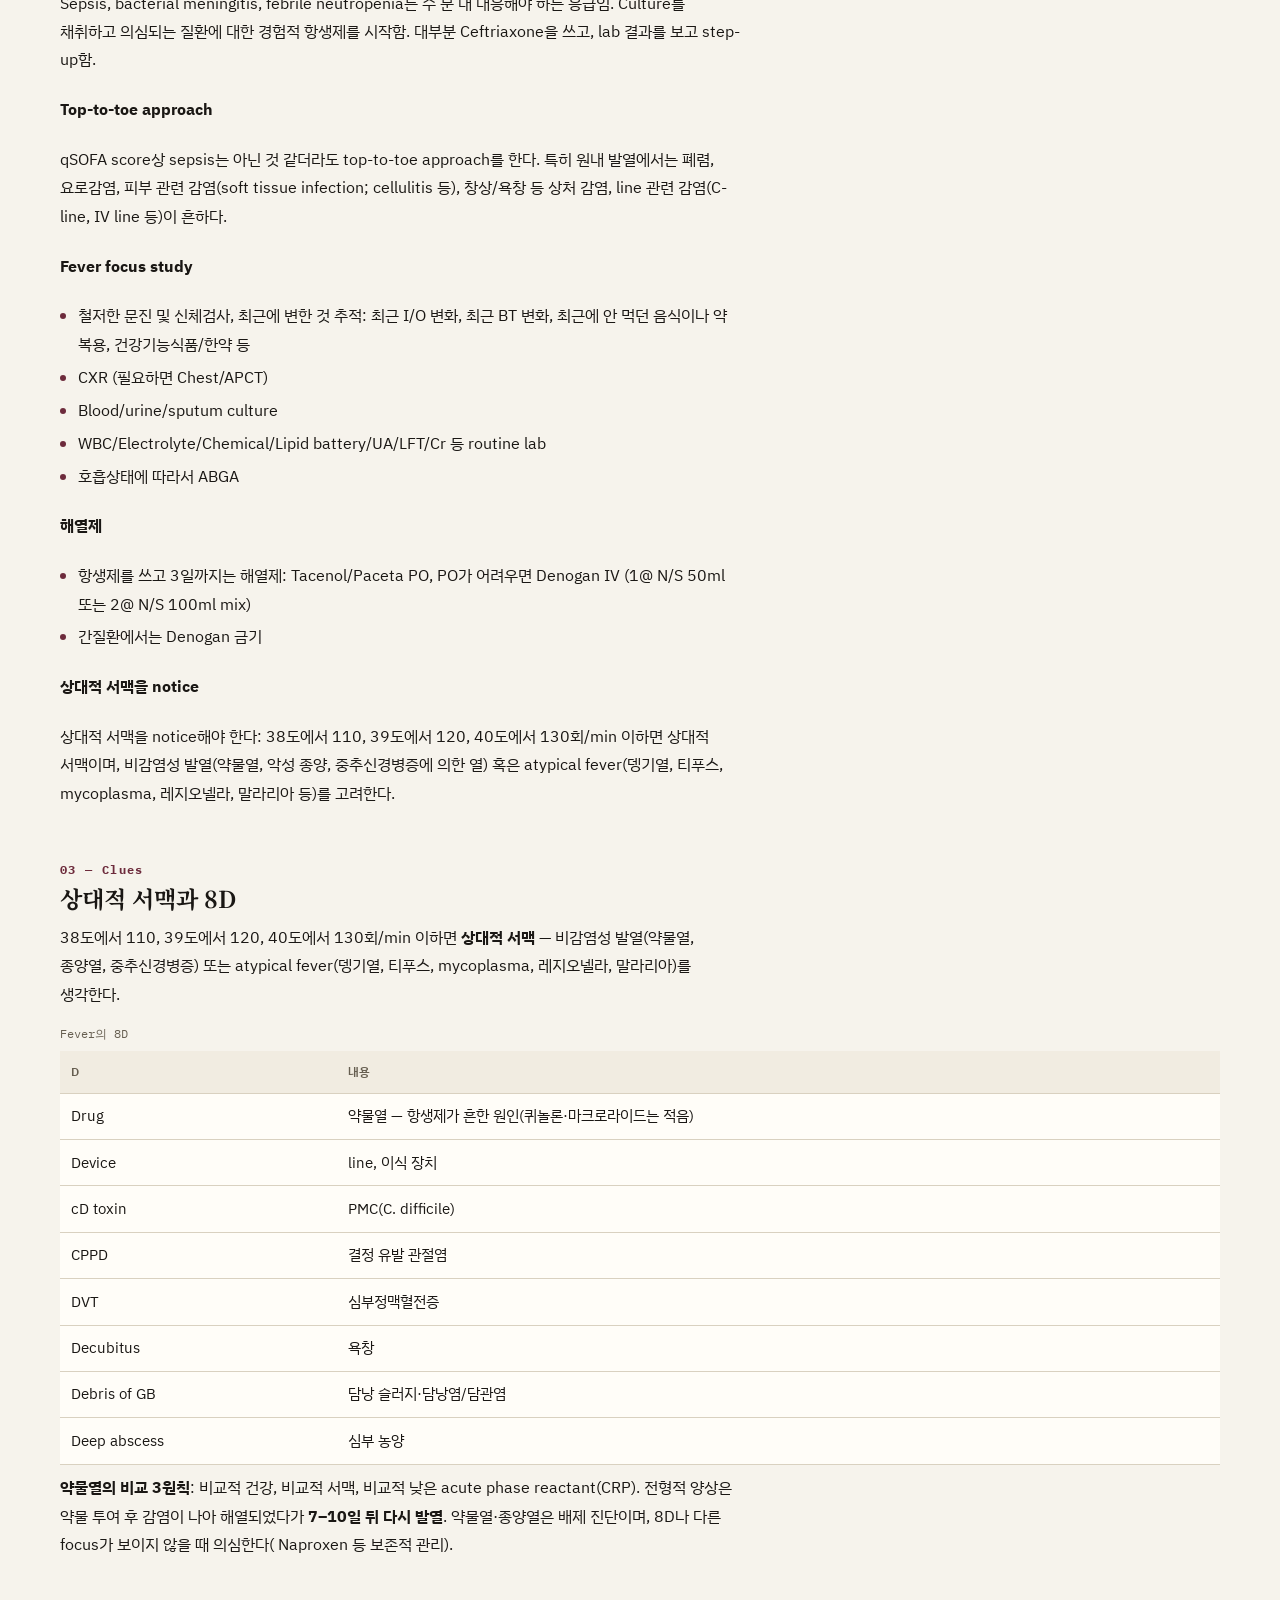
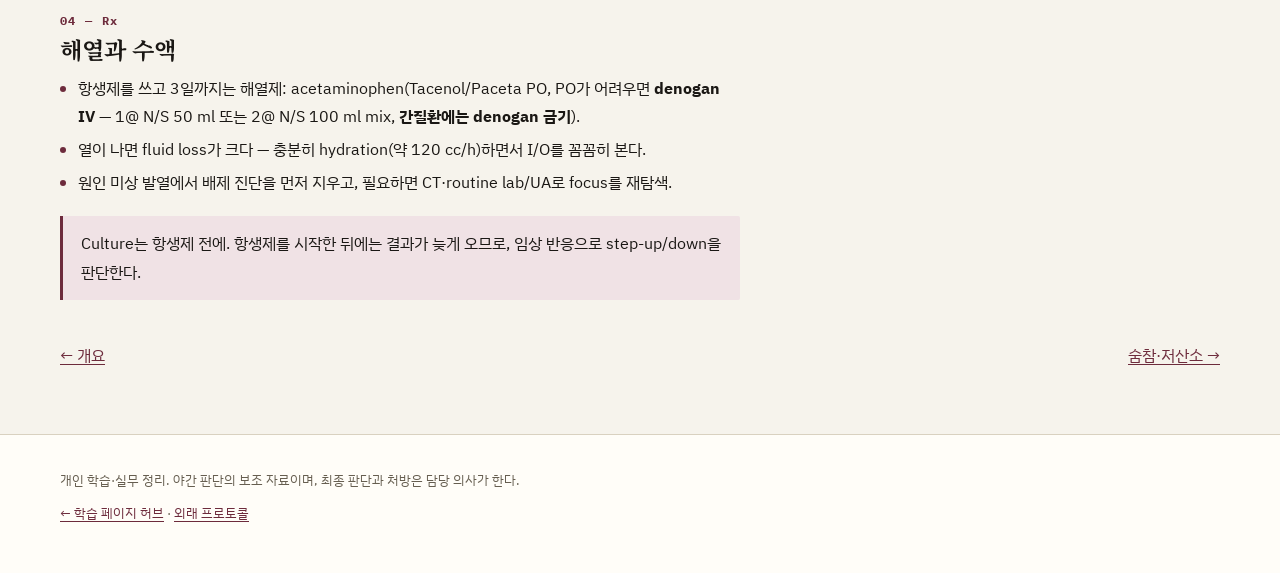
<file: fever.html>
<!DOCTYPE html>
<html lang="ko">
<head>
<meta charset="utf-8">
<meta name="viewport" content="width=device-width, initial-scale=1">
<title>발열 — qSOFA·fever focus·8D</title>
<meta name="description" content="야간 발열에서 패혈증 배제, fever focus study, 상대적 서맥과 8D, 해열과 수액 처방.">
<meta property="og:title" content="발열 — qSOFA·fever focus·8D">
<meta property="og:description" content="야간 발열에서 패혈증 배제, fever focus study, 상대적 서맥과 8D, 해열과 수액 처방.">
<meta property="og:type" content="website">
<link rel="preconnect" href="https://fonts.googleapis.com">
<link rel="preconnect" href="https://fonts.gstatic.com" crossorigin>
<link href="https://fonts.googleapis.com/css2?family=IBM+Plex+Mono:wght@400;500&family=IBM+Plex+Sans+KR:wght@400;500;600&family=Noto+Serif+KR:wght@600&display=swap" rel="stylesheet">
<link rel="stylesheet" href="styles/tokens.css">
<link rel="stylesheet" href="styles/site.css">
<link rel="stylesheet" href="styles/theme.css">
</head>
<body>

<header class="masthead">
  <div class="wrap">
    <a class="brand" href="index.html">Ward Nights · 당직</a>
    <nav class="nav" aria-label="장 이동">
      <a href="index.html">개요</a>
      <a href="fever.html" aria-current="page">발열</a>
      <a href="breathing.html">호흡</a>
      <a href="mental.html">의식</a>
      <a href="circulation.html">순환</a>
      <a href="glucose.html">혈당</a>
      <a href="gi.html">복통·출혈</a>
          <a href="iv-fluid.html">수액계산</a>
</nav>
  </div>
</header>

<main>
  <div class="wrap">

    <div class="hero">
      <p class="eyebrow">Chapter 01 · Fever</p>
      <h1>발열 — 패혈증을 먼저 지우고, focus를 찾는다</h1>
      <p class="lede">qSOFA는 빠르지만 특이도가 낮다. 정상이라고 안심하지 말고 <strong>top-to-toe</strong>로 훑은 뒤, 수 분 내 대응할 감염을 지운다.</p>
      <div class="meta"><span>원노트: 내과병동 당직 어시스트 (2026-09-14)</span></div>
    </div>

    <section aria-labelledby="f1">
      <h2 id="f1"><span class="num">01 — Triage</span>패혈증인가, 지켜볼 발열인가</h2>
      <p>먼저 <strong>qSOFA</strong>(cutoff 2점)로 빠르게 나눈다 — 의식장애, 수축기혈압 ≤100, 호흡수 &gt;22 각 1점.
        다만 qSOFA는 특이도가 낮아 정상이라고 패혈증이 아닌 것은 아니다. 활력징후와 전신 상태를 함께 본다.</p>
      <div class="tbl-wrap">
        <table>
          <caption>발열의 첫 분기</caption>
          <thead><tr><th>상황</th><th>행동</th></tr></thead>
          <tbody>
            <tr><td>Septic하거나 지켜볼 발열이 아님</td><td>P/E + fever focus study 후 <strong>즉시 처치해야 하는 감염</strong>을 찾는다. Culture + 경험적 항생제(대부분 ceftriaxone) 후 lab 결과로 step-up.</td></tr>
            <tr><td>38도 미만</td><td>ice pack, N/S 또는 plasma solution 60–120 cc/hr(dyspnea·EF 보고 증감) + close monitoring. 아니면 아래 경로.</td></tr>
            <tr><td>항생제를 안 쓰거나 3일 이후 발열</td><td>qSOFA + fever study. 설사가 있으면 PMC를 배제하고 stool lab(Stool WBC·Hb, C. difficile toxin) 추가.</td></tr>
          </tbody>
        </table>
      </div>
      <p>여기서 말하는 <strong>즉시 처치해야 하는 감염</strong>이란 sepsis, bacterial meningitis, febrile neutropenia 등으로, 수 분 내 대응이 필요한 응급이다.
        Sepsis가 의심되면 <strong>1-hour bundle</strong>: lactate 측정, blood/urine culture, N/S 1 L/hr 이상 시작(총량은 30 cc/kg 기준),
        broad-spectrum 항생제, MAP ≤65면 승압제.</p>
    </section>

    <section aria-labelledby="f2">
<h2 id="f2"><span class="num">02 — Focus</span>Fever focus study</h2>
      <ul>
        <li>철저한 문진·신체검사 + <strong>최근에 변한 것</strong> 추적: I/O 변화, BT 변화, 안 먹던 음식·약·건강기능식품·한약.</li>
        <li>원내 발열에서 흔한 것: 폐렴, 요로감염, 피부·연조직(cellulitis), 창상·욕창, line 관련 감염(C-line·IV line).</li>
        <li>검사: CXR(필요 시 Chest/APCT), blood·urine·sputum culture, WBC/전해질/Chem/LFT/Cr/UA, 필요 시 ABGA.</li>
        <li>오한전전(이불을 덮어도 덜덜 떨리는 한기)은 중요한 단서 — culture·항생제 고려 + focus study.</li>
        <li>면역억제 상태·device(이식, 인공판막) 여부를 반드시 확인.</li>
      </ul>
    
<h3>발열</h3>
<p><em>Further evaluation할까, 말까</em></p>
<h4>qSOFA로 패혈증 여부를 빠르게 판단</h4>
<p>우선 qSOFA(cutoff 2점)로 패혈증 여부를 빠르게 판단한다. 의식장애, sBP ≤ 100, RR &gt; 22가 각 1점이며, 여기에 다른 활력징후와 환자의 전신상태를 함께 본다.</p>
<h4>Septic하지도, 지켜볼 발열도 아니라면</h4>
<p>Septic하거나 지켜볼 만한 발열이 아니라면 P/E를 하고, fever focus study 후 즉시 처치해야 하는 감염증을 파악한다(발열 환자의 내과적 응급 판단).</p>
<p>Sepsis, bacterial meningitis, febrile neutropenia는 수 분 내 대응해야 하는 응급임. Culture를 채취하고 의심되는 질환에 대한 경험적 항생제를 시작함. 대부분 Ceftriaxone을 쓰고, lab 결과를 보고 step-up함.</p>
<h4>Top-to-toe approach</h4>
<p>qSOFA score상 sepsis는 아닌 것 같더라도 top-to-toe approach를 한다. 특히 원내 발열에서는 폐렴, 요로감염, 피부 관련 감염(soft tissue infection; cellulitis 등), 창상/욕창 등 상처 감염, line 관련 감염(C-line, IV line 등)이 흔하다.</p>
<h4>Fever focus study</h4>
<ul>
<li>철저한 문진 및 신체검사, 최근에 변한 것 추적: 최근 I/O 변화, 최근 BT 변화, 최근에 안 먹던 음식이나 약 복용, 건강기능식품/한약 등</li>
<li>CXR (필요하면 Chest/APCT)</li>
<li>Blood/urine/sputum culture</li>
<li>WBC/Electrolyte/Chemical/Lipid battery/UA/LFT/Cr 등 routine lab</li>
<li>호흡상태에 따라서 ABGA</li>
</ul>
<h4>해열제</h4>
<ul>
<li>항생제를 쓰고 3일까지는 해열제: Tacenol/Paceta PO, PO가 어려우면 Denogan IV (1@ N/S 50ml 또는 2@ N/S 100ml mix)</li>
<li>간질환에서는 Denogan 금기</li>
</ul>
<h4>상대적 서맥을 notice</h4>
<p>상대적 서맥을 notice해야 한다: 38도에서 110, 39도에서 120, 40도에서 130회/min 이하면 상대적 서맥이며, 비감염성 발열(약물열, 악성 종양, 중추신경병증에 의한 열) 혹은 atypical fever(뎅기열, 티푸스, mycoplasma, 레지오넬라, 말라리아 등)를 고려한다.</p>

</section>

    <section aria-labelledby="f3">
<h2 id="f3"><span class="num">03 — Clues</span>상대적 서맥과 8D</h2>
      <p>38도에서 110, 39도에서 120, 40도에서 130회/min 이하면 <strong>상대적 서맥</strong> —
        비감염성 발열(약물열, 종양열, 중추신경병증) 또는 atypical fever(뎅기열, 티푸스, mycoplasma, 레지오넬라, 말라리아)를 생각한다.</p>
      <div class="tbl-wrap">
        <table>
          <caption>Fever의 8D</caption>
          <thead><tr><th>D</th><th>내용</th></tr></thead>
          <tbody>
            <tr><td>Drug</td><td>약물열 — 항생제가 흔한 원인(퀴놀론·마크로라이드는 적음)</td></tr>
            <tr><td>Device</td><td>line, 이식 장치</td></tr>
            <tr><td>cD toxin</td><td>PMC(C. difficile)</td></tr>
            <tr><td>CPPD</td><td>결정 유발 관절염</td></tr>
            <tr><td>DVT</td><td>심부정맥혈전증</td></tr>
            <tr><td>Decubitus</td><td>욕창</td></tr>
            <tr><td>Debris of GB</td><td>담낭 슬러지·담낭염/담관염</td></tr>
            <tr><td>Deep abscess</td><td>심부 농양</td></tr>
          </tbody>
        </table>
      </div>
      <p><strong>약물열의 비교 3원칙</strong>: 비교적 건강, 비교적 서맥, 비교적 낮은 acute phase reactant(CRP).
        전형적 양상은 약물 투여 후 감염이 나아 해열되었다가 <strong>7–10일 뒤 다시 발열</strong>.
        약물열·종양열은 배제 진단이며, 8D나 다른 focus가 보이지 않을 때 의심한다( Naproxen 등 보존적 관리).</p>
    </section>

    <section aria-labelledby="f4">
      <h2 id="f4"><span class="num">04 — Rx</span>해열과 수액</h2>
      <ul>
        <li>항생제를 쓰고 3일까지는 해열제: acetaminophen(Tacenol/Paceta PO, PO가 어려우면 <strong>denogan IV</strong> — 1@ N/S 50 ml 또는 2@ N/S 100 ml mix, <strong>간질환에는 denogan 금기</strong>).</li>
        <li>열이 나면 fluid loss가 크다 — 충분히 hydration(약 120 cc/h)하면서 I/O를 꼼꼼히 본다.</li>
        <li>원인 미상 발열에서 배제 진단을 먼저 지우고, 필요하면 CT·routine lab/UA로 focus를 재탐색.</li>
      </ul>
      <p class="note">Culture는 항생제 전에. 항생제를 시작한 뒤에는 결과가 늦게 오므로, 임상 반응으로 step-up/down을 판단한다.</p>
    </section>

    <div class="pager">
      <a href="index.html">← 개요</a>
      <a href="breathing.html">숨참·저산소 →</a>
    </div>
  </div>
</main>

<footer class="site">
  <div class="wrap">
    <p>개인 학습·실무 정리. 야간 판단의 보조 자료이며, 최종 판단과 처방은 담당 의사가 한다.</p>
    <p><a href="https://kimhs950627.github.io/">← 학습 페이지 허브</a> · <a href="https://kimhs950627.github.io/primary-care-protocol/">외래 프로토콜</a></p>
  </div>
</footer>
</body>
</html>
</file>
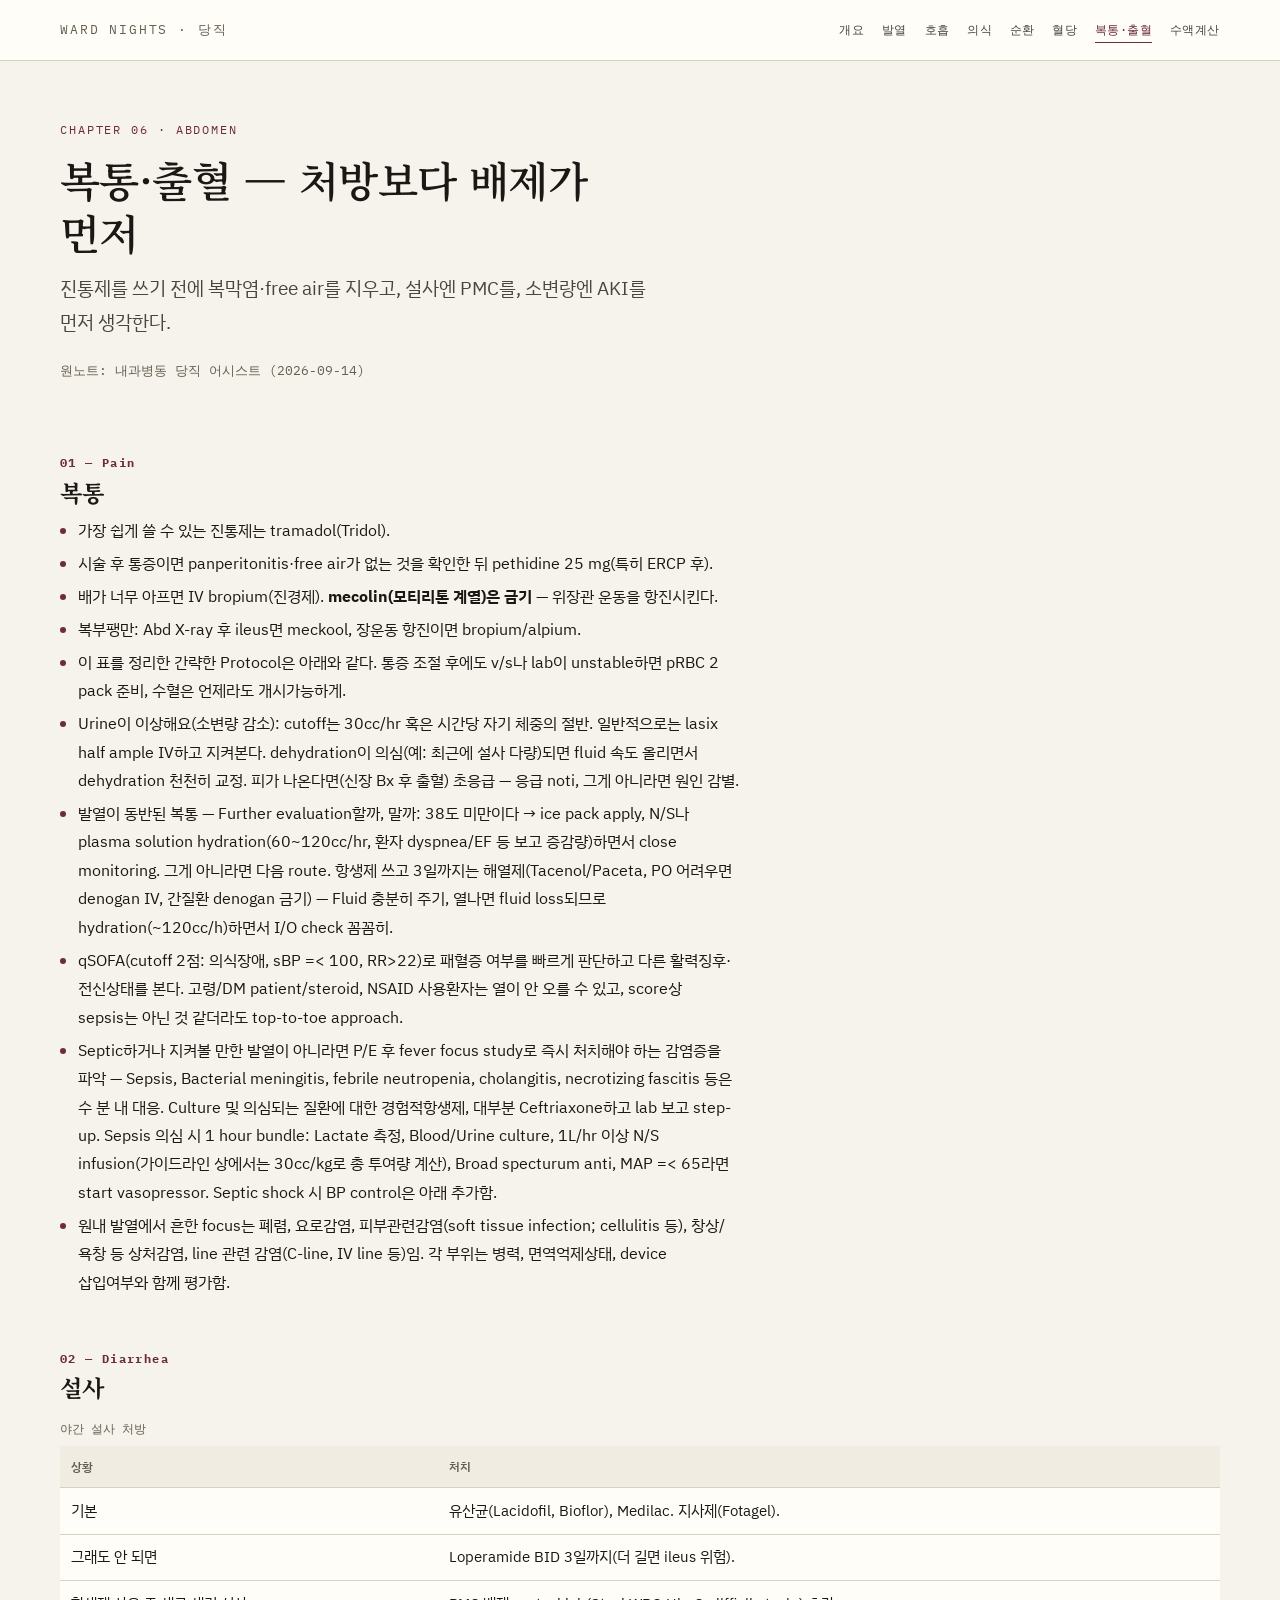
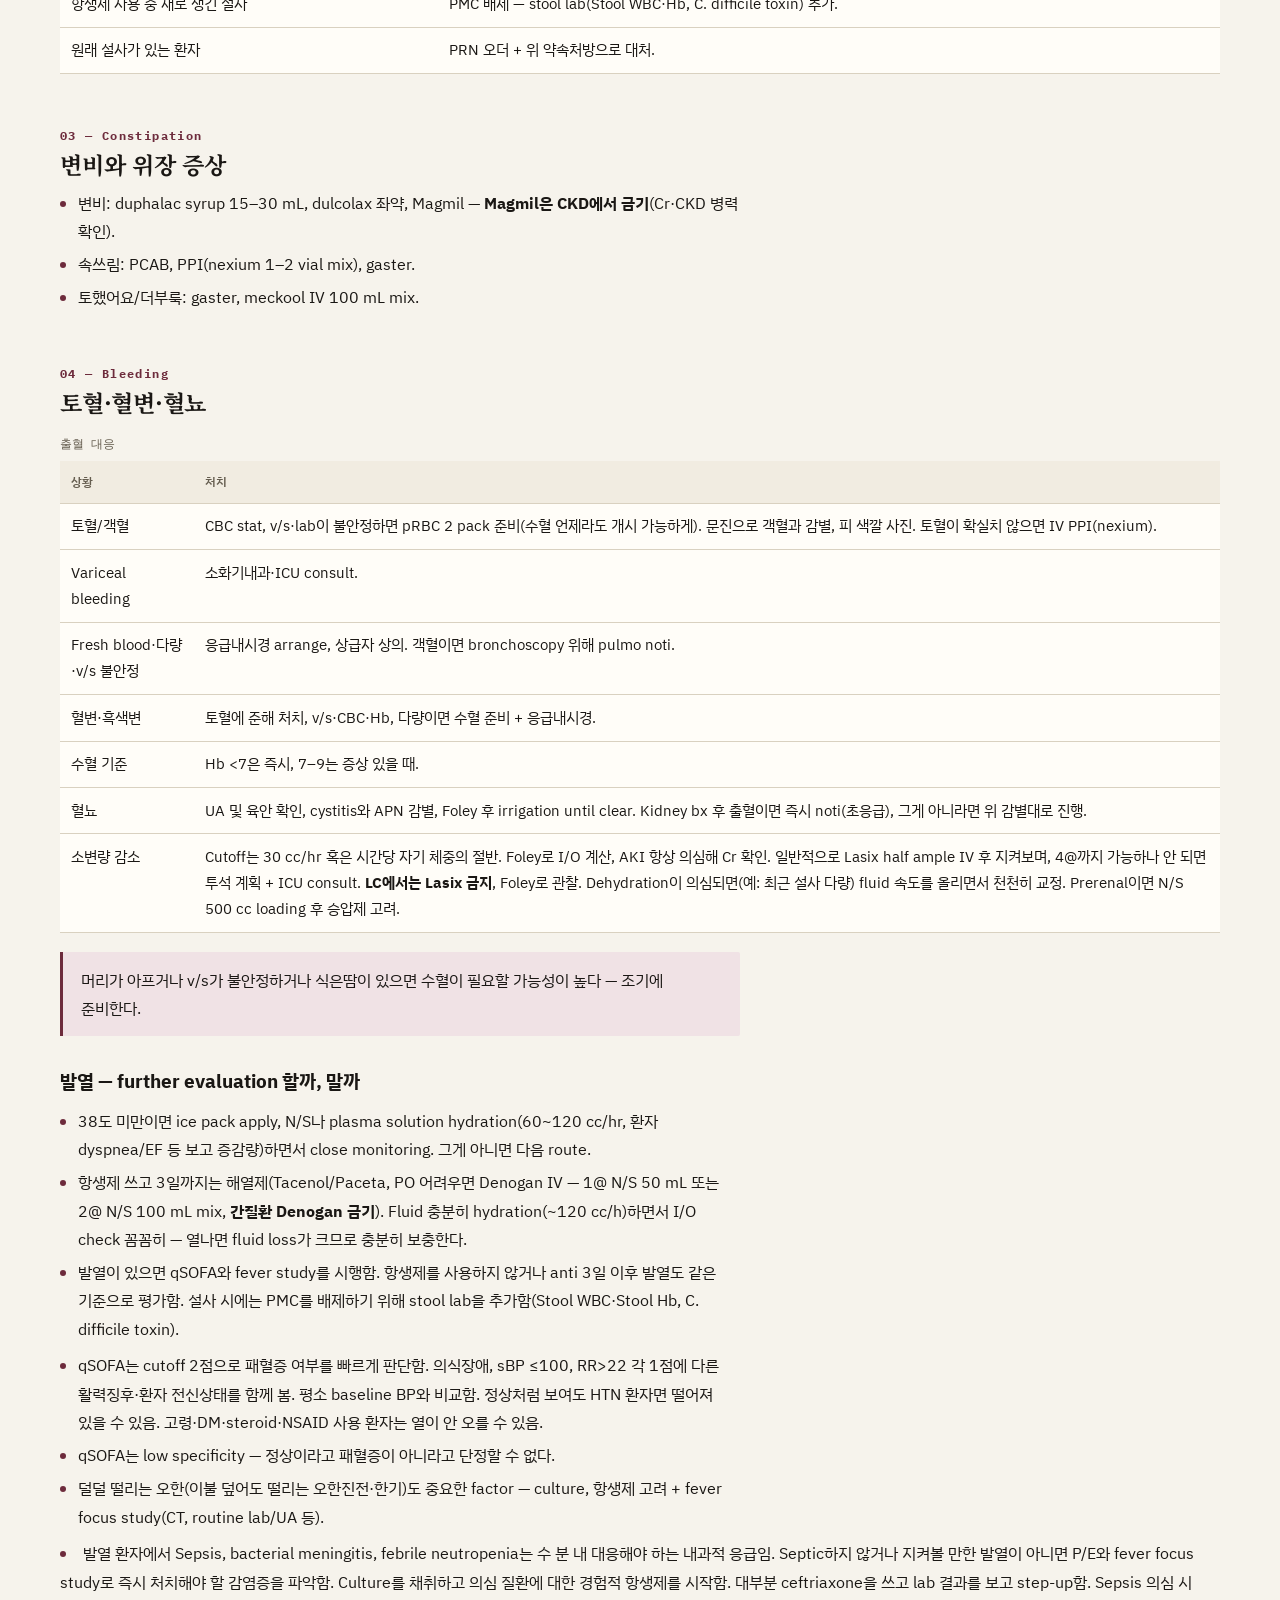
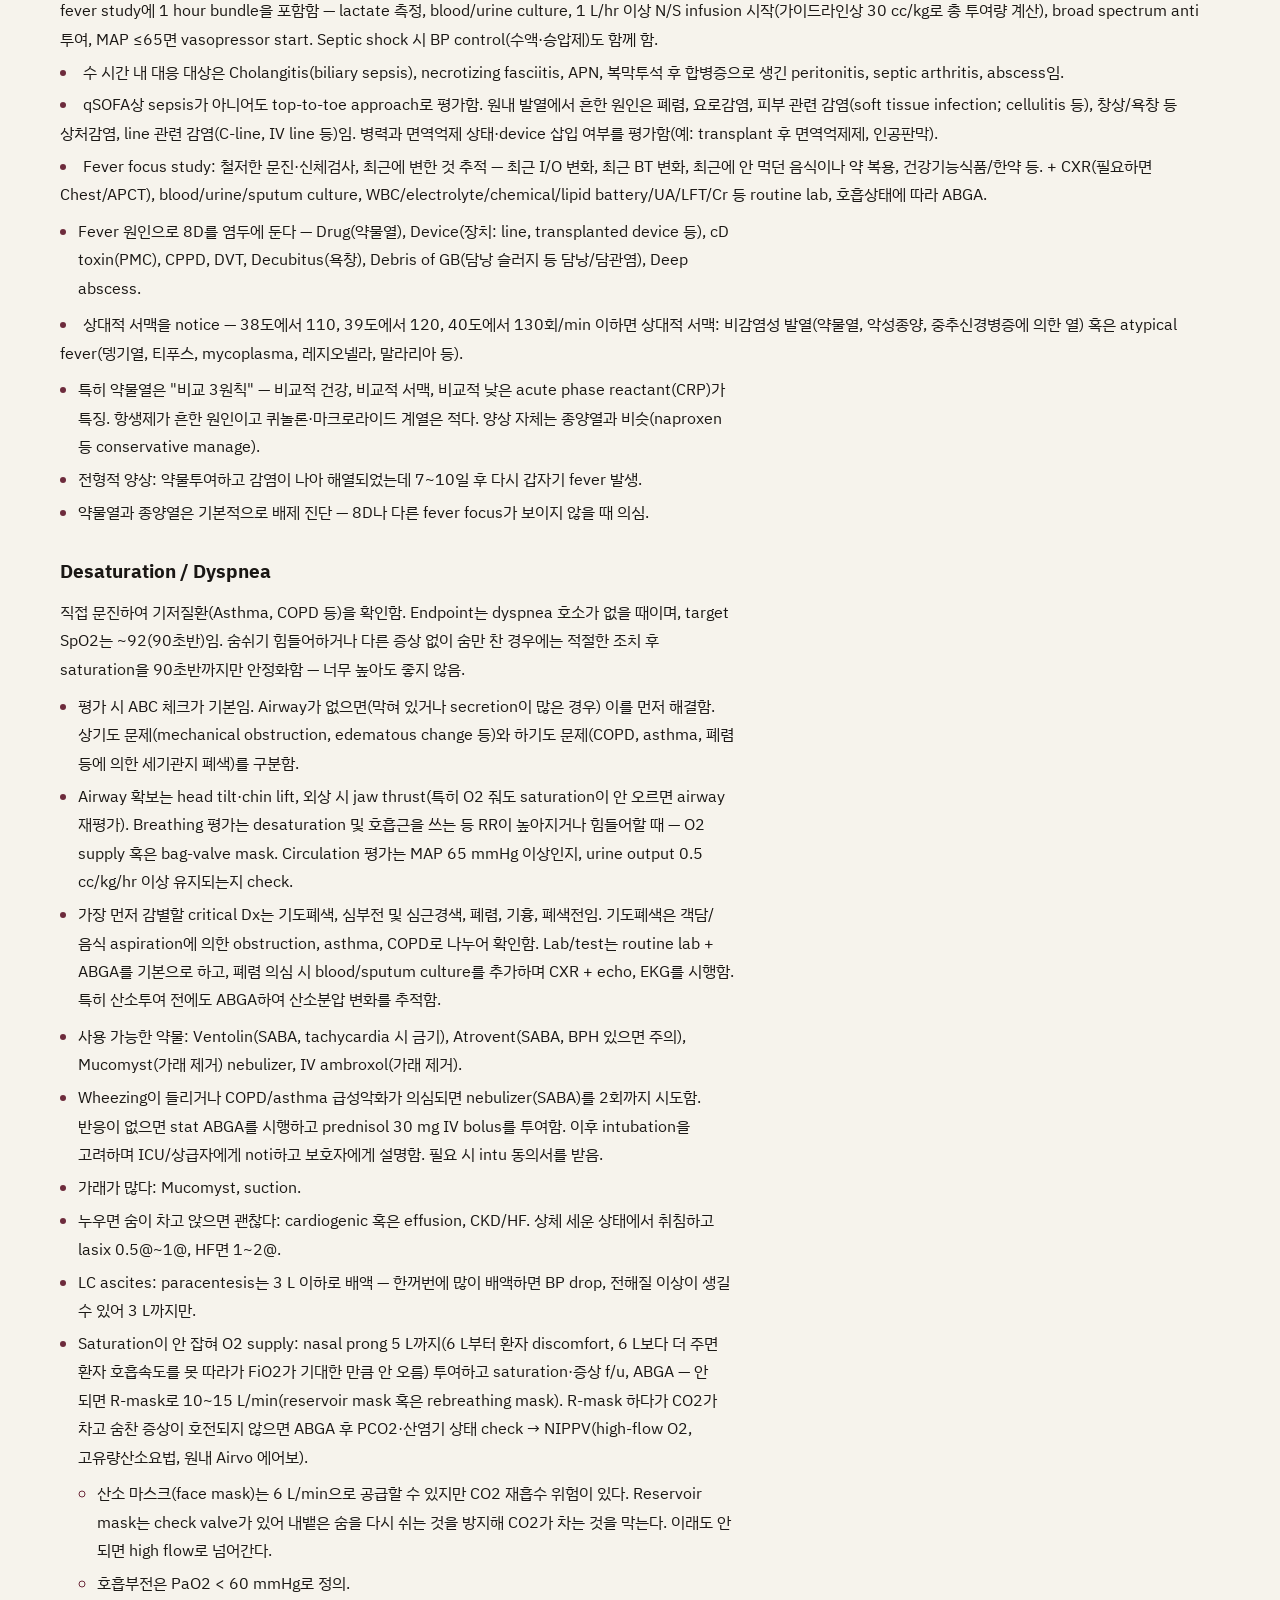
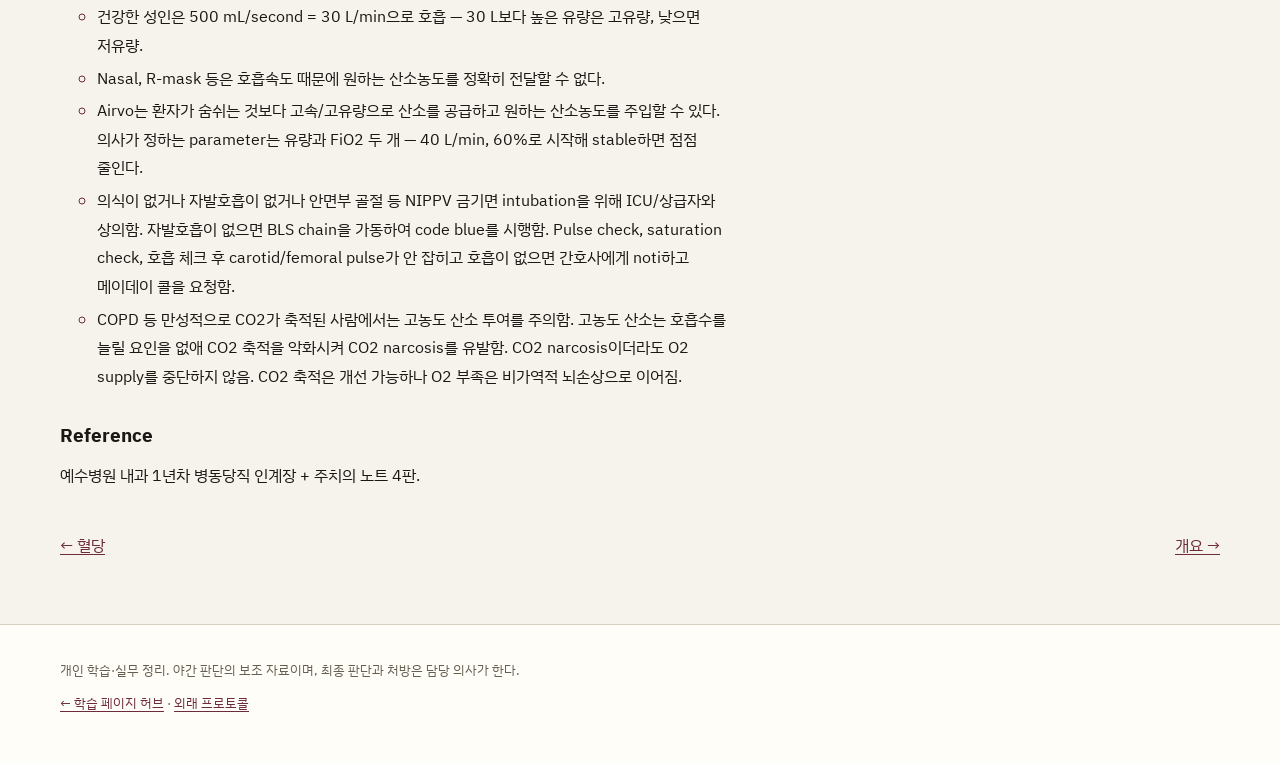
<file: gi.html>
<!DOCTYPE html>
<html lang="ko">
<head>
<meta charset="utf-8">
<meta name="viewport" content="width=device-width, initial-scale=1">
<title>복통·설사·출혈 — 야간 처방</title>
<meta name="description" content="야간 복통·설사·변비의 약속처방, PMC 감별, 토혈·혈변·혈뇨와 소변량 감소 대응, 수혈 기준.">
<meta property="og:title" content="복통·설사·출혈 — 야간 처방">
<meta property="og:description" content="야간 복통·설사·변비의 약속처방, PMC 감별, 토혈·혈변·혈뇨와 소변량 감소 대응, 수혈 기준.">
<meta property="og:type" content="website">
<link rel="preconnect" href="https://fonts.googleapis.com">
<link rel="preconnect" href="https://fonts.gstatic.com" crossorigin>
<link href="https://fonts.googleapis.com/css2?family=IBM+Plex+Mono:wght@400;500&family=IBM+Plex+Sans+KR:wght@400;500;600&family=Noto+Serif+KR:wght@600&display=swap" rel="stylesheet">
<link rel="stylesheet" href="styles/tokens.css">
<link rel="stylesheet" href="styles/site.css">
<link rel="stylesheet" href="styles/theme.css">
</head>
<body>

<header class="masthead">
  <div class="wrap">
    <a class="brand" href="index.html">Ward Nights · 당직</a>
    <nav class="nav" aria-label="장 이동">
      <a href="index.html">개요</a>
      <a href="fever.html">발열</a>
      <a href="breathing.html">호흡</a>
      <a href="mental.html">의식</a>
      <a href="circulation.html">순환</a>
      <a href="glucose.html">혈당</a>
      <a href="gi.html" aria-current="page">복통·출혈</a>
          <a href="iv-fluid.html">수액계산</a>
</nav>
  </div>
</header>

<main>
  <div class="wrap">

    <div class="hero">
      <p class="eyebrow">Chapter 06 · Abdomen</p>
      <h1>복통·출혈 — 처방보다 배제가 먼저</h1>
      <p class="lede">진통제를 쓰기 전에 복막염·free air를 지우고, 설사엔 PMC를, 소변량엔 AKI를 먼저 생각한다.</p>
      <div class="meta"><span>원노트: 내과병동 당직 어시스트 (2026-09-14)</span></div>
    </div>

    <section aria-labelledby="i1">
      <h2 id="i1"><span class="num">01 — Pain</span>복통</h2>
      <ul>
        <li>가장 쉽게 쓸 수 있는 진통제는 tramadol(Tridol).</li>
        <li>시술 후 통증이면 panperitonitis·free air가 없는 것을 확인한 뒤 pethidine 25 mg(특히 ERCP 후).</li>
        <li>배가 너무 아프면 IV bropium(진경제). <strong>mecolin(모티리톤 계열)은 금기</strong> — 위장관 운동을 항진시킨다.</li>
        <li>복부팽만: Abd X-ray 후 ileus면 meckool, 장운동 항진이면 bropium/alpium.</li>
        <li>이 표를 정리한 간략한 Protocol은 아래와 같다. 통증 조절 후에도 v/s나 lab이 unstable하면 pRBC 2 pack 준비, 수혈은 언제라도 개시가능하게.</li>
        <li>Urine이 이상해요(소변량 감소): cutoff는 30cc/hr 혹은 시간당 자기 체중의 절반. 일반적으로는 lasix half ample IV하고 지켜본다. dehydration이 의심(예: 최근에 설사 다량)되면 fluid 속도 올리면서 dehydration 천천히 교정. 피가 나온다면(신장 Bx 후 출혈) 초응급 — 응급 noti, 그게 아니라면 원인 감별.</li>
        <li>발열이 동반된 복통 — Further evaluation할까, 말까: 38도 미만이다 → ice pack apply, N/S나 plasma solution hydration(60~120cc/hr, 환자 dyspnea/EF 등 보고 증감량)하면서 close monitoring. 그게 아니라면 다음 route. 항생제 쓰고 3일까지는 해열제(Tacenol/Paceta, PO 어려우면 denogan IV, 간질환 denogan 금기) — Fluid 충분히 주기, 열나면 fluid loss되므로 hydration(~120cc/h)하면서 I/O check 꼼꼼히.</li>
        <li>qSOFA(cutoff 2점: 의식장애, sBP =&lt; 100, RR&gt;22)로 패혈증 여부를 빠르게 판단하고 다른 활력징후·전신상태를 본다. 고령/DM patient/steroid, NSAID 사용환자는 열이 안 오를 수 있고, score상 sepsis는 아닌 것 같더라도 top-to-toe approach.</li>
        <li>Septic하거나 지켜볼 만한 발열이 아니라면 P/E 후 fever focus study로 즉시 처치해야 하는 감염증을 파악 — Sepsis, Bacterial meningitis, febrile neutropenia, cholangitis, necrotizing fascitis 등은 수 분 내 대응. Culture 및 의심되는 질환에 대한 경험적항생제, 대부분 Ceftriaxone하고 lab 보고 step-up. Sepsis 의심 시 1 hour bundle: Lactate 측정, Blood/Urine culture, 1L/hr 이상 N/S infusion(가이드라인 상에서는 30cc/kg로 총 투여량 계산), Broad specturum anti, MAP =&lt; 65라면 start vasopressor. Septic shock 시 BP control은 아래 추가함.</li>
        <li>원내 발열에서 흔한 focus는 폐렴, 요로감염, 피부관련감염(soft tissue infection; cellulitis 등), 창상/욕창 등 상처감염, line 관련 감염(C-line, IV line 등)임. 각 부위는 병력, 면역억제상태, device 삽입여부와 함께 평가함.</li>
      </ul>
    </section>

    <section aria-labelledby="i2">
      <h2 id="i2"><span class="num">02 — Diarrhea</span>설사</h2>
      <div class="tbl-wrap">
        <table>
          <caption>야간 설사 처방</caption>
          <thead><tr><th>상황</th><th>처치</th></tr></thead>
          <tbody>
            <tr><td>기본</td><td>유산균(Lacidofil, Bioflor), Medilac. 지사제(Fotagel).</td></tr>
            <tr><td>그래도 안 되면</td><td>Loperamide BID 3일까지(더 길면 ileus 위험).</td></tr>
            <tr><td>항생제 사용 중 새로 생긴 설사</td><td>PMC 배제 — stool lab(Stool WBC·Hb, C. difficile toxin) 추가.</td></tr>
            <tr><td>원래 설사가 있는 환자</td><td>PRN 오더 + 위 약속처방으로 대처.</td></tr>
          </tbody>
        </table>
      </div>
    </section>

    <section aria-labelledby="i3">
      <h2 id="i3"><span class="num">03 — Constipation</span>변비와 위장 증상</h2>
      <ul>
        <li>변비: duphalac syrup 15–30 mL, dulcolax 좌약, Magmil — <strong>Magmil은 CKD에서 금기</strong>(Cr·CKD 병력 확인).</li>
        <li>속쓰림: PCAB, PPI(nexium 1–2 vial mix), gaster.</li>
        <li>토했어요/더부룩: gaster, meckool IV 100 mL mix.</li>
      </ul>
    </section>

    <section aria-labelledby="i4">
      <h2 id="i4"><span class="num">04 — Bleeding</span>토혈·혈변·혈뇨</h2>
      <div class="tbl-wrap">
        <table>
          <caption>출혈 대응</caption>
          <thead><tr><th>상황</th><th>처치</th></tr></thead>
          <tbody>
            <tr><td>토혈/객혈</td><td>CBC stat, v/s·lab이 불안정하면 pRBC 2 pack 준비(수혈 언제라도 개시 가능하게). 문진으로 객혈과 감별, 피 색깔 사진. 토혈이 확실치 않으면 IV PPI(nexium).</td></tr>
            <tr><td>Variceal bleeding</td><td>소화기내과·ICU consult.</td></tr>
            <tr><td>Fresh blood·다량·v/s 불안정</td><td>응급내시경 arrange, 상급자 상의. 객혈이면 bronchoscopy 위해 pulmo noti.</td></tr>
            <tr><td>혈변·흑색변</td><td>토혈에 준해 처치, v/s·CBC·Hb, 다량이면 수혈 준비 + 응급내시경.</td></tr>
            <tr><td>수혈 기준</td><td>Hb &lt;7은 즉시, 7–9는 증상 있을 때.</td></tr>
            <tr><td>혈뇨</td><td>UA 및 육안 확인, cystitis와 APN 감별, Foley 후 irrigation until clear. Kidney bx 후 출혈이면 즉시 noti(초응급), 그게 아니라면 위 감별대로 진행.</td></tr>
            <tr><td>소변량 감소</td><td>Cutoff는 30 cc/hr 혹은 시간당 자기 체중의 절반. Foley로 I/O 계산, AKI 항상 의심해 Cr 확인. 일반적으로 Lasix half ample IV 후 지켜보며, 4@까지 가능하나 안 되면 투석 계획 + ICU consult. <strong>LC에서는 Lasix 금지</strong>, Foley로 관찰. Dehydration이 의심되면(예: 최근 설사 다량) fluid 속도를 올리면서 천천히 교정. Prerenal이면 N/S 500 cc loading 후 승압제 고려.</td></tr>
          </tbody>
        </table>
      </div>
      <p class="note">머리가 아프거나 v/s가 불안정하거나 식은땀이 있으면 수혈이 필요할 가능성이 높다 — 조기에 준비한다.</p>

      <h3>발열 — further evaluation 할까, 말까</h3>
      <ul>
        <li>38도 미만이면 ice pack apply, N/S나 plasma solution hydration(60~120 cc/hr, 환자 dyspnea/EF 등 보고 증감량)하면서 close monitoring. 그게 아니면 다음 route.</li>
        <li>항생제 쓰고 3일까지는 해열제(Tacenol/Paceta, PO 어려우면 Denogan IV — 1@ N/S 50 mL 또는 2@ N/S 100 mL mix, <strong>간질환 Denogan 금기</strong>). Fluid 충분히 hydration(~120 cc/h)하면서 I/O check 꼼꼼히 — 열나면 fluid loss가 크므로 충분히 보충한다.</li>
        <li>발열이 있으면 qSOFA와 fever study를 시행함. 항생제를 사용하지 않거나 anti 3일 이후 발열도 같은 기준으로 평가함. 설사 시에는 PMC를 배제하기 위해 stool lab을 추가함(Stool WBC·Stool Hb, C. difficile toxin).</li>
      </ul>
      <ul>
        <li>qSOFA는 cutoff 2점으로 패혈증 여부를 빠르게 판단함. 의식장애, sBP ≤100, RR>22 각 1점에 다른 활력징후·환자 전신상태를 함께 봄. 평소 baseline BP와 비교함. 정상처럼 보여도 HTN 환자면 떨어져 있을 수 있음. 고령·DM·steroid·NSAID 사용 환자는 열이 안 오를 수 있음.</li>
            <li>qSOFA는 low specificity — 정상이라고 패혈증이 아니라고 단정할 수 없다.</li>
            <li>덜덜 떨리는 오한(이불 덮어도 떨리는 오한진전·한기)도 중요한 factor — culture, 항생제 고려 + fever focus study(CT, routine lab/UA 등).</li>
          </ul>
        </li>
        <li>발열 환자에서 Sepsis, bacterial meningitis, febrile neutropenia는 수 분 내 대응해야 하는 내과적 응급임. Septic하지 않거나 지켜볼 만한 발열이 아니면 P/E와 fever focus study로 즉시 처치해야 할 감염증을 파악함. Culture를 채취하고 의심 질환에 대한 경험적 항생제를 시작함. 대부분 ceftriaxone을 쓰고 lab 결과를 보고 step-up함. Sepsis 의심 시 fever study에 1 hour bundle을 포함함 — lactate 측정, blood/urine culture, 1 L/hr 이상 N/S infusion 시작(가이드라인상 30 cc/kg로 총 투여량 계산), broad spectrum anti 투여, MAP ≤65면 vasopressor start. Septic shock 시 BP control(수액·승압제)도 함께 함.</li>
              </ul>
            </li>
            <li>수 시간 내 대응 대상은 Cholangitis(biliary sepsis), necrotizing fasciitis, APN, 복막투석 후 합병증으로 생긴 peritonitis, septic arthritis, abscess임.</li>
          </ul>
        </li>
        <li>qSOFA상 sepsis가 아니어도 top-to-toe approach로 평가함. 원내 발열에서 흔한 원인은 폐렴, 요로감염, 피부 관련 감염(soft tissue infection; cellulitis 등), 창상/욕창 등 상처감염, line 관련 감염(C-line, IV line 등)임. 병력과 면역억제 상태·device 삽입 여부를 평가함(예: transplant 후 면역억제제, 인공판막).</li>
            <li>Fever focus study: 철저한 문진·신체검사, 최근에 변한 것 추적 — 최근 I/O 변화, 최근 BT 변화, 최근에 안 먹던 음식이나 약 복용, 건강기능식품/한약 등. + CXR(필요하면 Chest/APCT), blood/urine/sputum culture, WBC/electrolyte/chemical/lipid battery/UA/LFT/Cr 등 routine lab, 호흡상태에 따라 ABGA.
              <ul>
                <li>Fever 원인으로 8D를 염두에 둔다 — Drug(약물열), Device(장치: line, transplanted device 등), cD toxin(PMC), CPPD, DVT, Decubitus(욕창), Debris of GB(담낭 슬러지 등 담낭/담관염), Deep abscess.</li>
              </ul>
            </li>
            <li>상대적 서맥을 notice — 38도에서 110, 39도에서 120, 40도에서 130회/min 이하면 상대적 서맥: 비감염성 발열(약물열, 악성종양, 중추신경병증에 의한 열) 혹은 atypical fever(뎅기열, 티푸스, mycoplasma, 레지오넬라, 말라리아 등).
              <ul>
                <li>특히 약물열은 "비교 3원칙" — 비교적 건강, 비교적 서맥, 비교적 낮은 acute phase reactant(CRP)가 특징. 항생제가 흔한 원인이고 퀴놀론·마크로라이드 계열은 적다. 양상 자체는 종양열과 비슷(naproxen 등 conservative manage).</li>
                <li>전형적 양상: 약물투여하고 감염이 나아 해열되었는데 7~10일 후 다시 갑자기 fever 발생.</li>
                <li>약물열과 종양열은 기본적으로 배제 진단 — 8D나 다른 fever focus가 보이지 않을 때 의심.</li>
              </ul>
            </li>
          </ul>
        </li>
      </ul>

      <h3>Desaturation / Dyspnea</h3>
      <p>직접 문진하여 기저질환(Asthma, COPD 등)을 확인함. Endpoint는 dyspnea 호소가 없을 때이며, target SpO2는 ~92(90초반)임. 숨쉬기 힘들어하거나 다른 증상 없이 숨만 찬 경우에는 적절한 조치 후 saturation을 90초반까지만 안정화함 — 너무 높아도 좋지 않음.</p>
      <ul>
        <li>평가 시 ABC 체크가 기본임. Airway가 없으면(막혀 있거나 secretion이 많은 경우) 이를 먼저 해결함. 상기도 문제(mechanical obstruction, edematous change 등)와 하기도 문제(COPD, asthma, 폐렴 등에 의한 세기관지 폐색)를 구분함.</li>
        <li>Airway 확보는 head tilt·chin lift, 외상 시 jaw thrust(특히 O2 줘도 saturation이 안 오르면 airway 재평가). Breathing 평가는 desaturation 및 호흡근을 쓰는 등 RR이 높아지거나 힘들어할 때 — O2 supply 혹은 bag-valve mask. Circulation 평가는 MAP 65 mmHg 이상인지, urine output 0.5 cc/kg/hr 이상 유지되는지 check.</li>
        <li>가장 먼저 감별할 critical Dx는 기도폐색, 심부전 및 심근경색, 폐렴, 기흉, 폐색전임. 기도폐색은 객담/음식 aspiration에 의한 obstruction, asthma, COPD로 나누어 확인함. Lab/test는 routine lab + ABGA를 기본으로 하고, 폐렴 의심 시 blood/sputum culture를 추가하며 CXR + echo, EKG를 시행함. 특히 산소투여 전에도 ABGA하여 산소분압 변화를 추적함.</li>
          </ul>
        </li>
      </ul>
      <ul>
        <li>사용 가능한 약물: Ventolin(SABA, tachycardia 시 금기), Atrovent(SABA, BPH 있으면 주의), Mucomyst(가래 제거) nebulizer, IV ambroxol(가래 제거).</li>
        <li>Wheezing이 들리거나 COPD/asthma 급성악화가 의심되면 nebulizer(SABA)를 2회까지 시도함. 반응이 없으면 stat ABGA를 시행하고 prednisol 30 mg IV bolus를 투여함. 이후 intubation을 고려하며 ICU/상급자에게 noti하고 보호자에게 설명함. 필요 시 intu 동의서를 받음.</li>
        <li>가래가 많다: Mucomyst, suction.</li>
        <li>누우면 숨이 차고 앉으면 괜찮다: cardiogenic 혹은 effusion, CKD/HF. 상체 세운 상태에서 취침하고 lasix 0.5@~1@, HF면 1~2@.</li>
        <li>LC ascites: paracentesis는 3 L 이하로 배액 — 한꺼번에 많이 배액하면 BP drop, 전해질 이상이 생길 수 있어 3 L까지만.</li>
        <li>Saturation이 안 잡혀 O2 supply: nasal prong 5 L까지(6 L부터 환자 discomfort, 6 L보다 더 주면 환자 호흡속도를 못 따라가 FiO2가 기대한 만큼 안 오름) 투여하고 saturation·증상 f/u, ABGA — 안 되면 R-mask로 10~15 L/min(reservoir mask 혹은 rebreathing mask). R-mask 하다가 CO2가 차고 숨찬 증상이 호전되지 않으면 ABGA 후 PCO2·산염기 상태 check → NIPPV(high-flow O2, 고유량산소요법, 원내 Airvo 에어보).
          <ul>
            <li>산소 마스크(face mask)는 6 L/min으로 공급할 수 있지만 CO2 재흡수 위험이 있다. Reservoir mask는 check valve가 있어 내뱉은 숨을 다시 쉬는 것을 방지해 CO2가 차는 것을 막는다. 이래도 안 되면 high flow로 넘어간다.</li>
            <li>호흡부전은 PaO2 &lt; 60 mmHg로 정의.</li>
            <li>건강한 성인은 500 mL/second = 30 L/min으로 호흡 — 30 L보다 높은 유량은 고유량, 낮으면 저유량.</li>
            <li>Nasal, R-mask 등은 호흡속도 때문에 원하는 산소농도를 정확히 전달할 수 없다.</li>
            <li>Airvo는 환자가 숨쉬는 것보다 고속/고유량으로 산소를 공급하고 원하는 산소농도를 주입할 수 있다. 의사가 정하는 parameter는 유량과 FiO2 두 개 — 40 L/min, 60%로 시작해 stable하면 점점 줄인다.</li>
            <li>의식이 없거나 자발호흡이 없거나 안면부 골절 등 NIPPV 금기면 intubation을 위해 ICU/상급자와 상의함. 자발호흡이 없으면 BLS chain을 가동하여 code blue를 시행함. Pulse check, saturation check, 호흡 체크 후 carotid/femoral pulse가 안 잡히고 호흡이 없으면 간호사에게 noti하고 메이데이 콜을 요청함.</li>
            <li>COPD 등 만성적으로 CO2가 축적된 사람에서는 고농도 산소 투여를 주의함. 고농도 산소는 호흡수를 늘릴 요인을 없애 CO2 축적을 악화시켜 CO2 narcosis를 유발함. CO2 narcosis이더라도 O2 supply를 중단하지 않음. CO2 축적은 개선 가능하나 O2 부족은 비가역적 뇌손상으로 이어짐.</li>
              </ul>
            </li>
          </ul>
        </li>
      </ul>

      <h3>Reference</h3>
      <p>예수병원 내과 1년차 병동당직 인계장 + 주치의 노트 4판.</p>
    </section>

    <div class="pager">
      <a href="glucose.html">← 혈당</a>
      <a href="index.html">개요 →</a>
    </div>
  </div>

</main>

<footer class="site">
  <div class="wrap">
    <p>개인 학습·실무 정리. 야간 판단의 보조 자료이며, 최종 판단과 처방은 담당 의사가 한다.</p>
    <p><a href="https://kimhs950627.github.io/">← 학습 페이지 허브</a> · <a href="https://kimhs950627.github.io/primary-care-protocol/">외래 프로토콜</a></p>
  </div>
</footer>
</body>
</html>
</file>
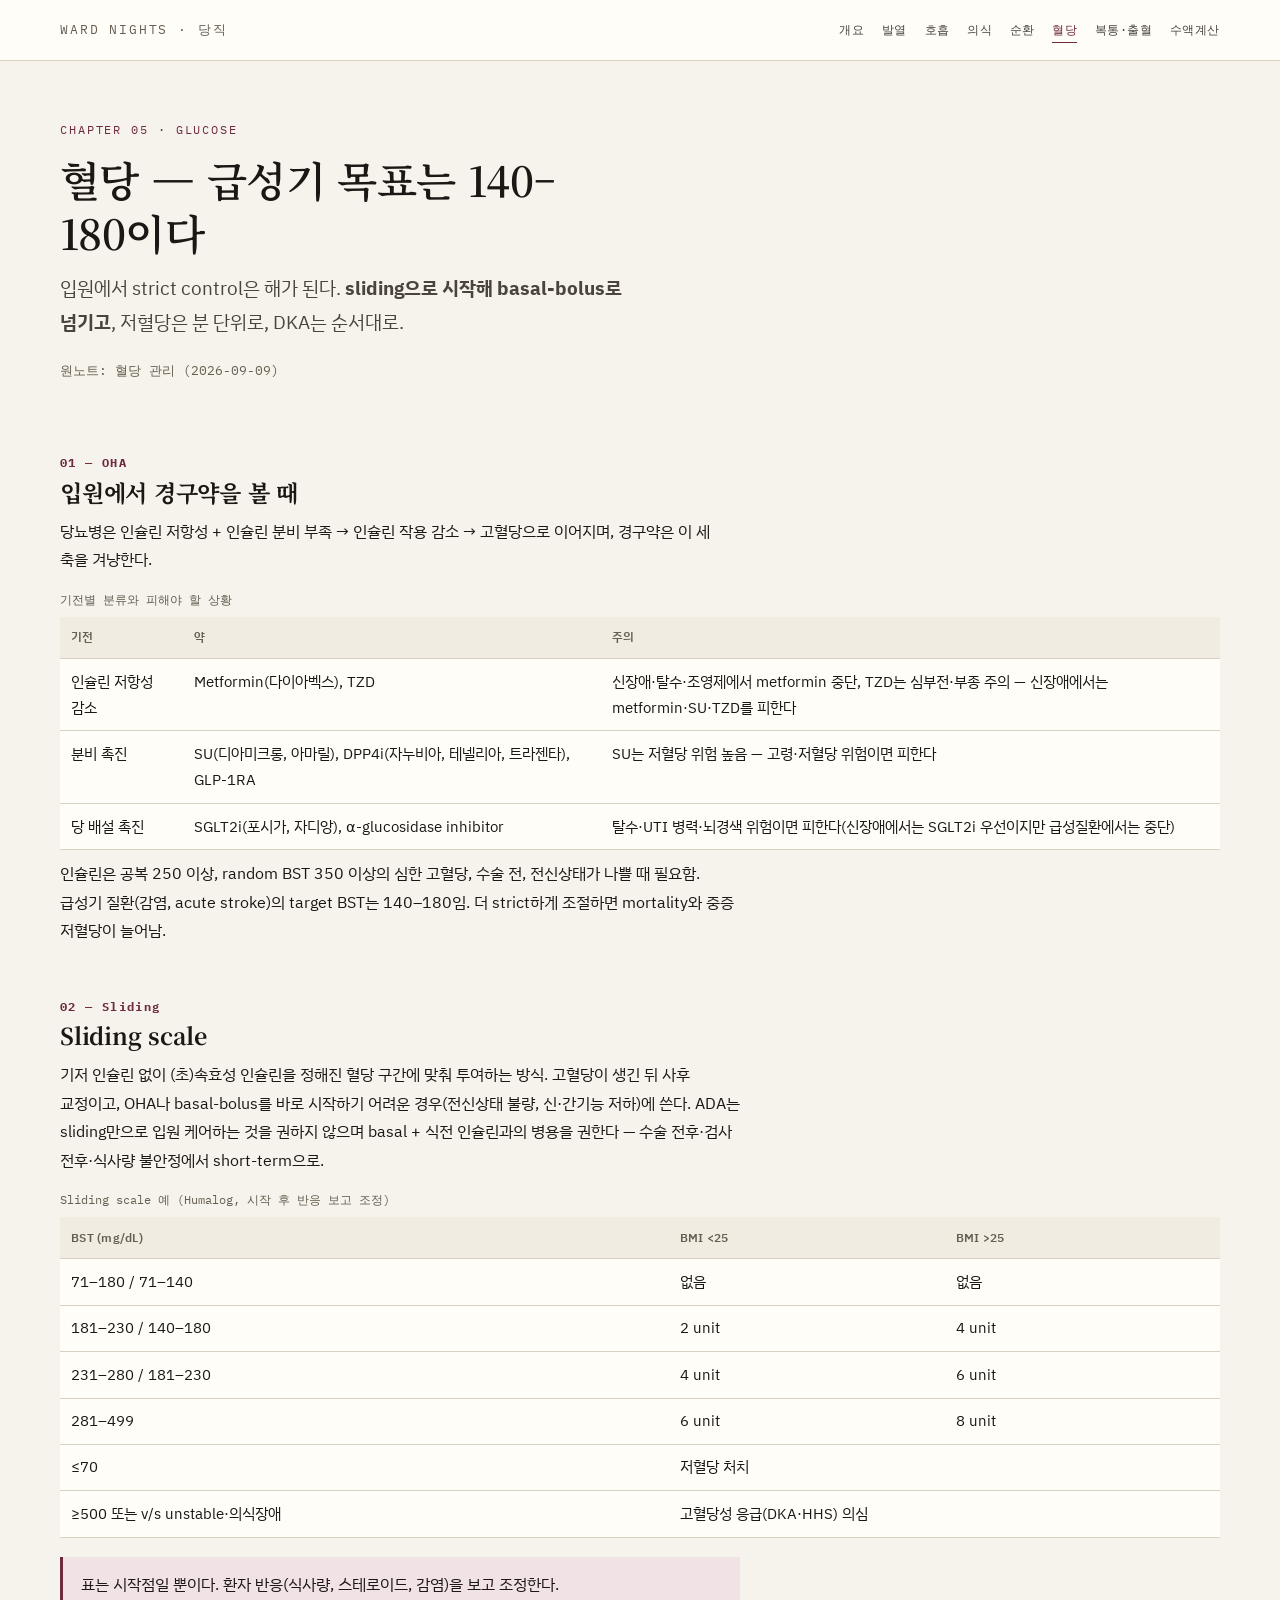
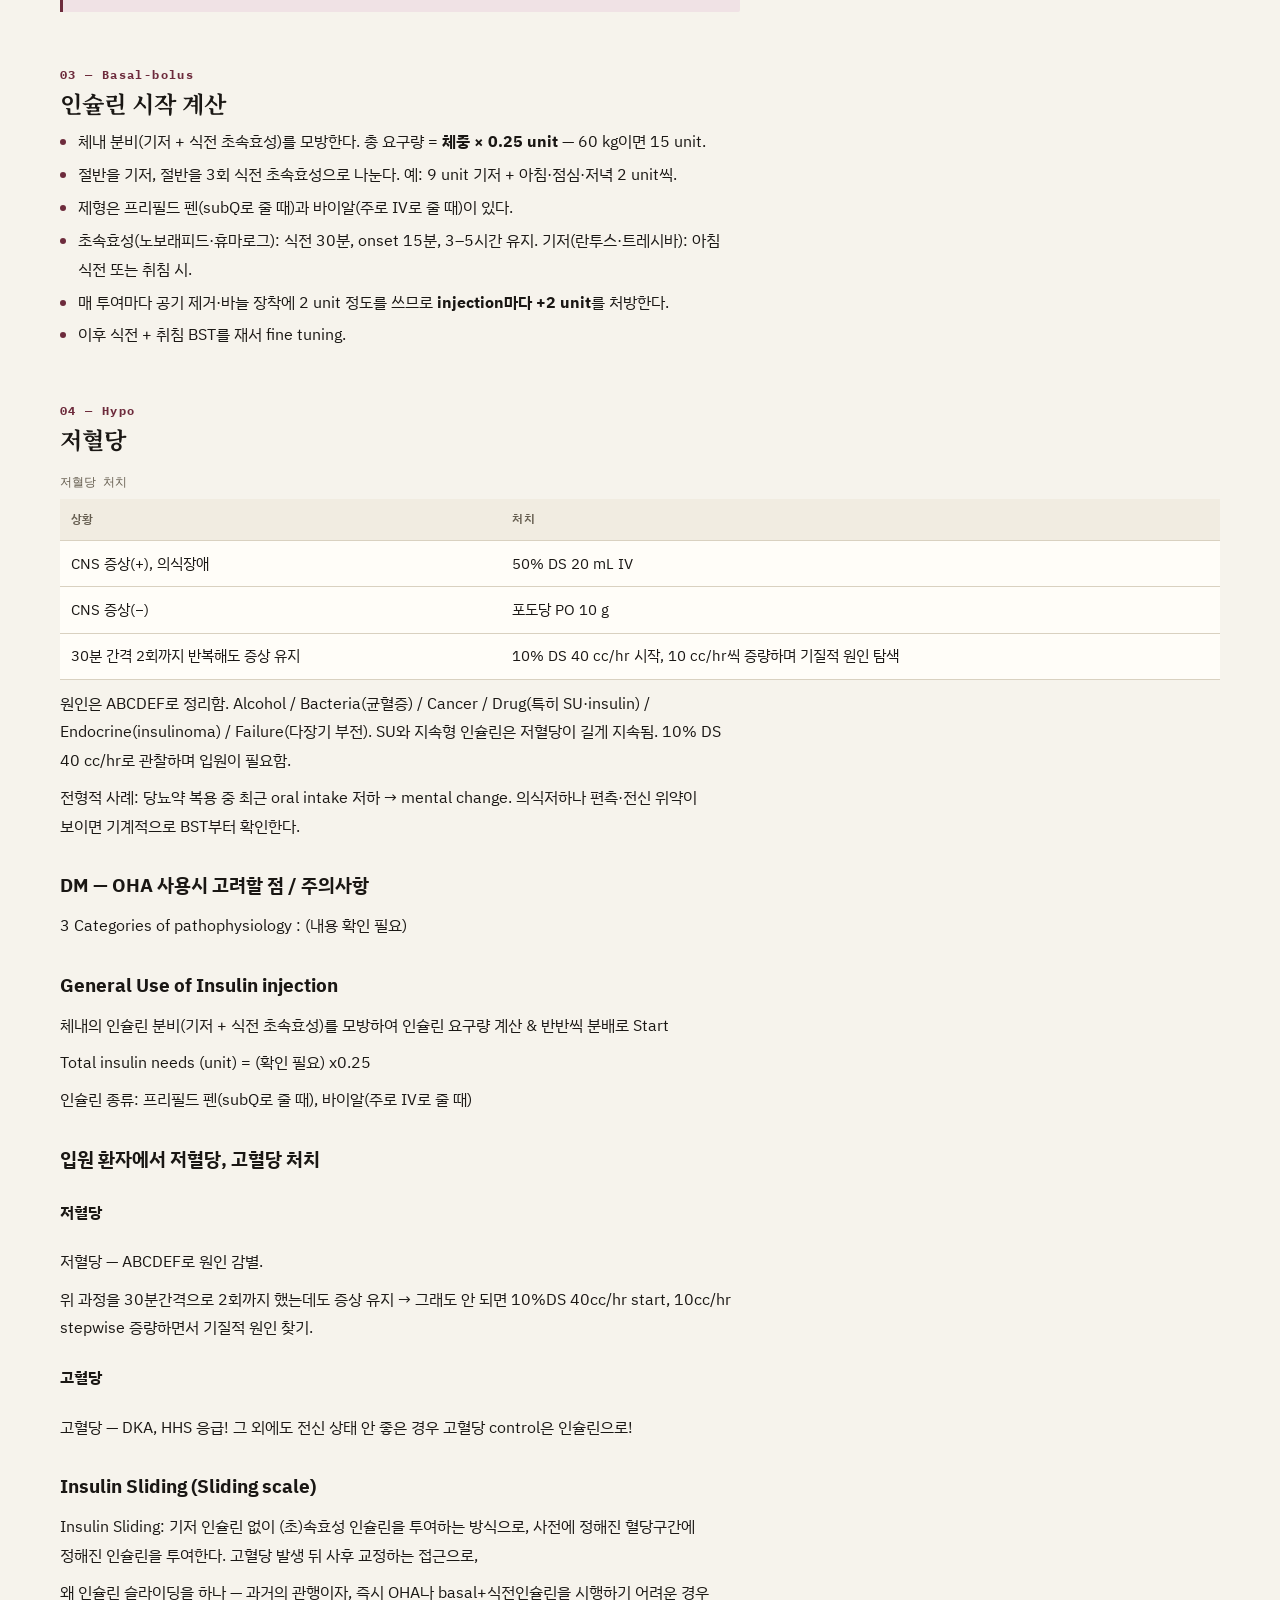
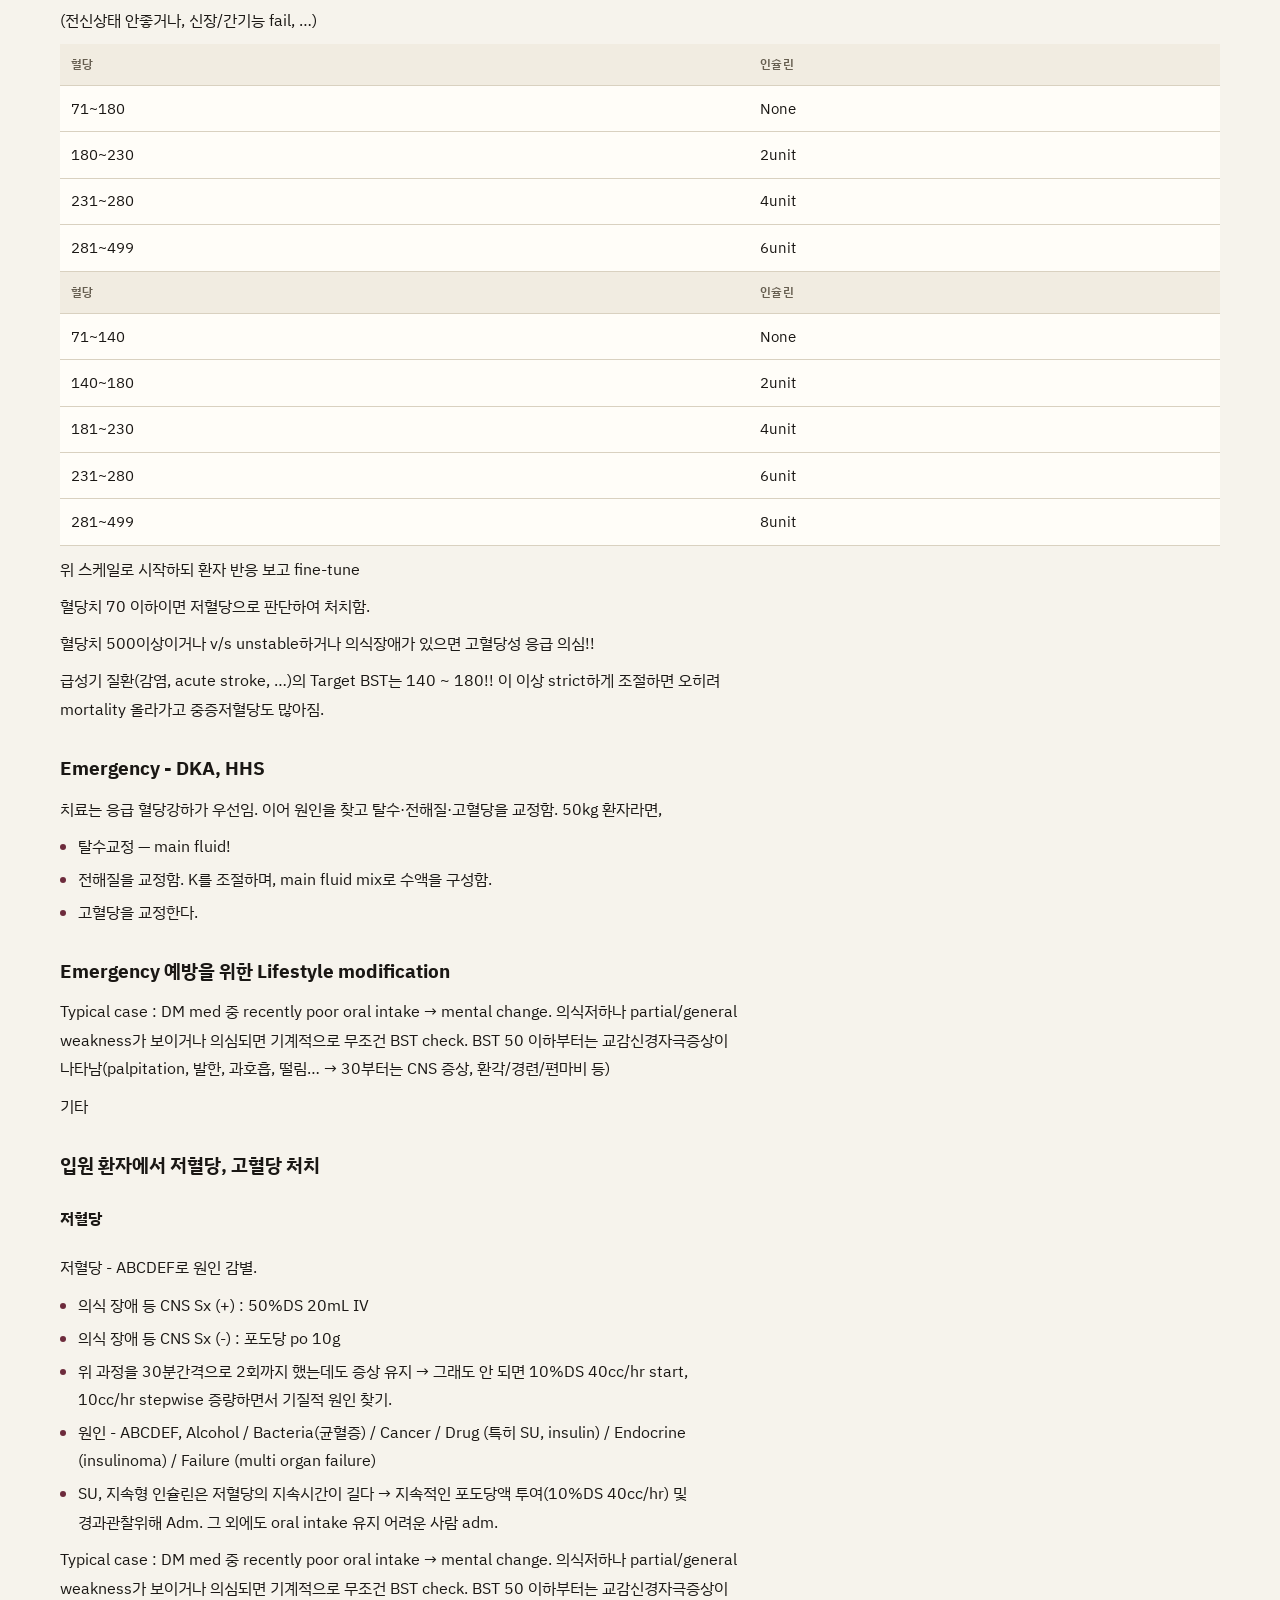
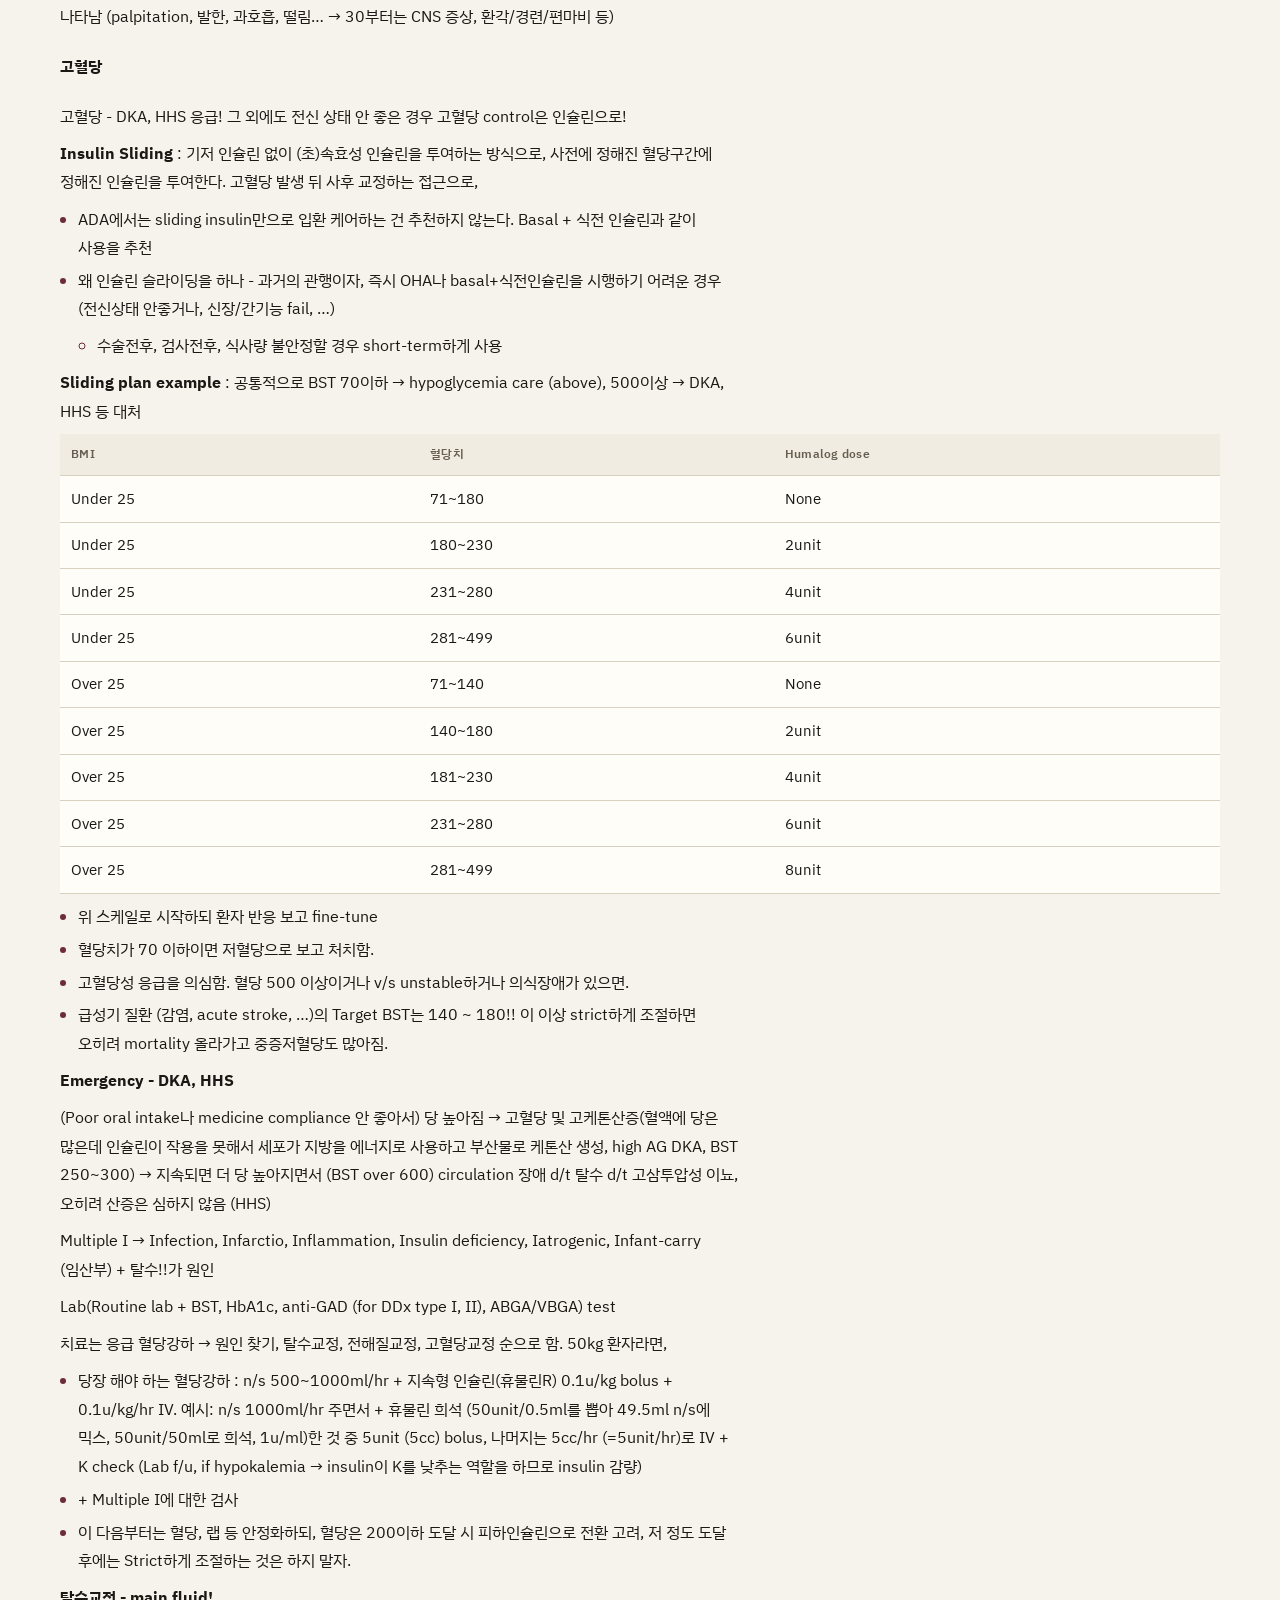
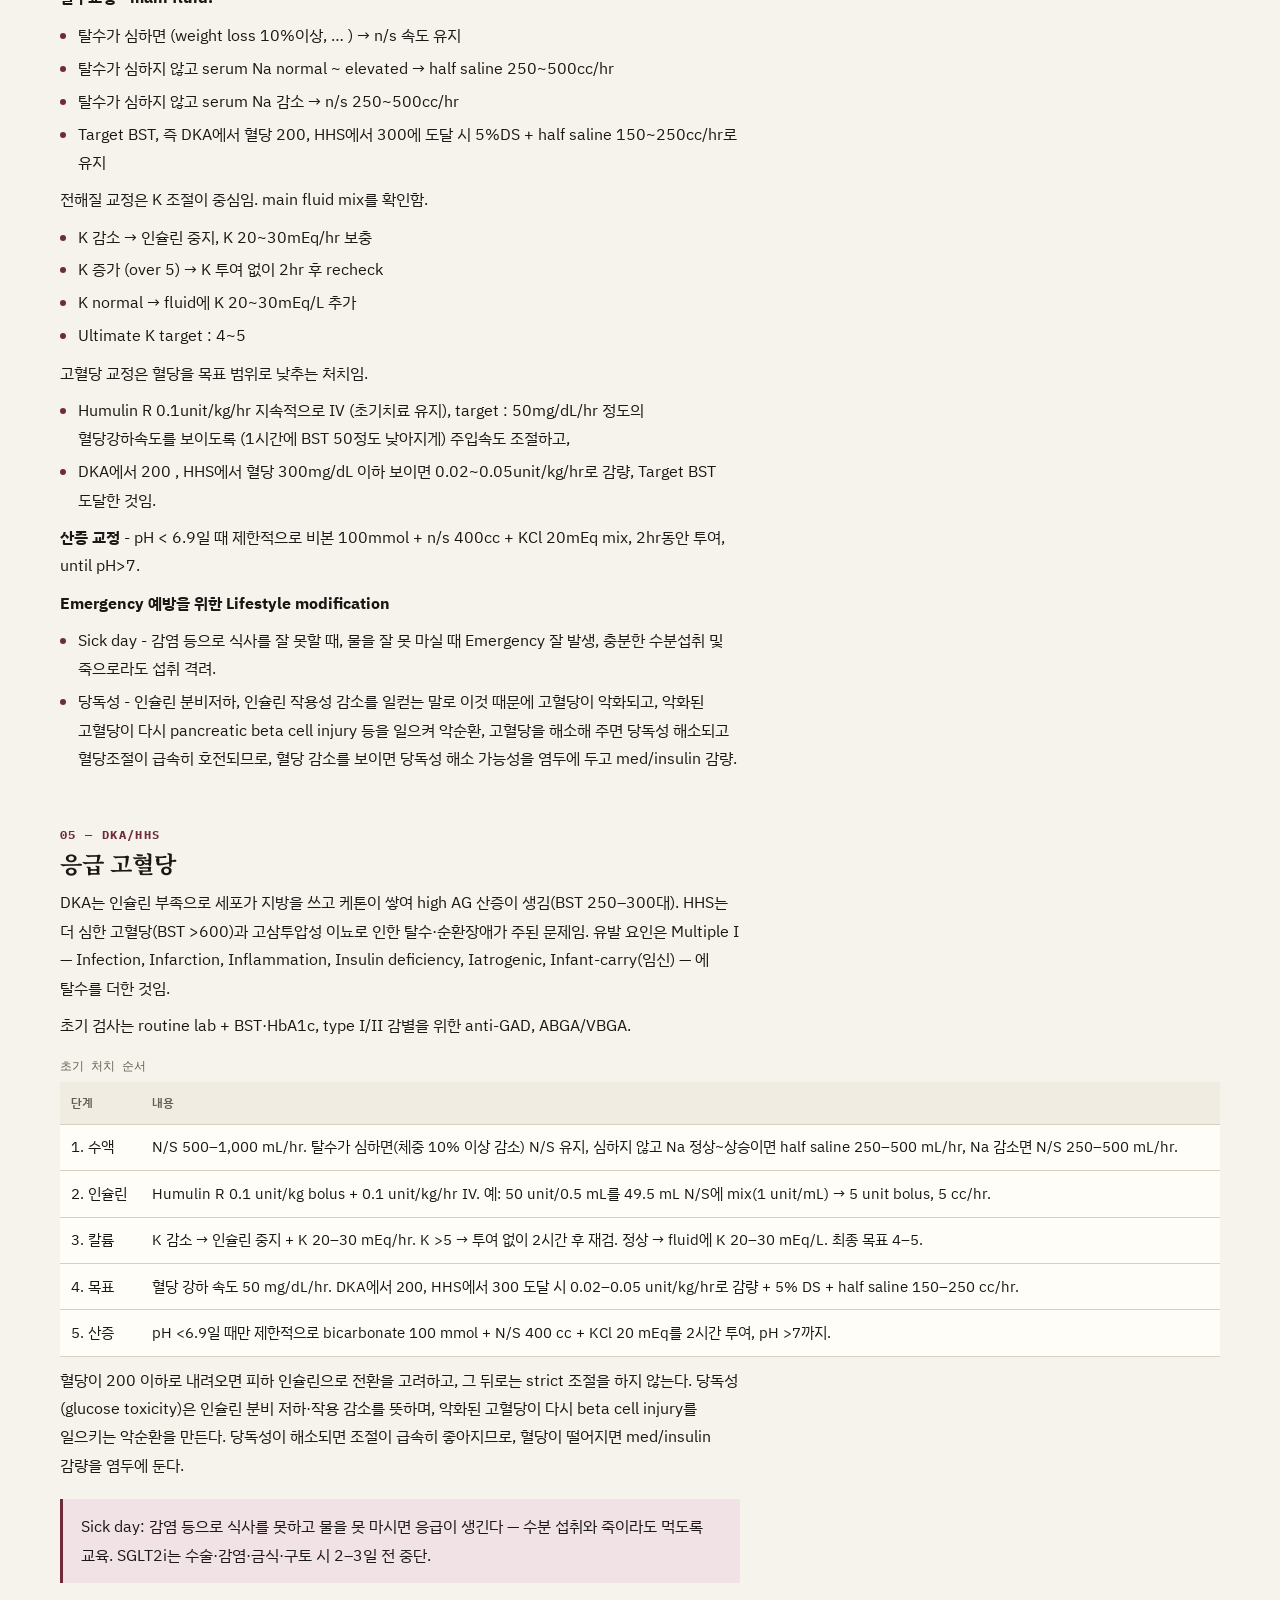
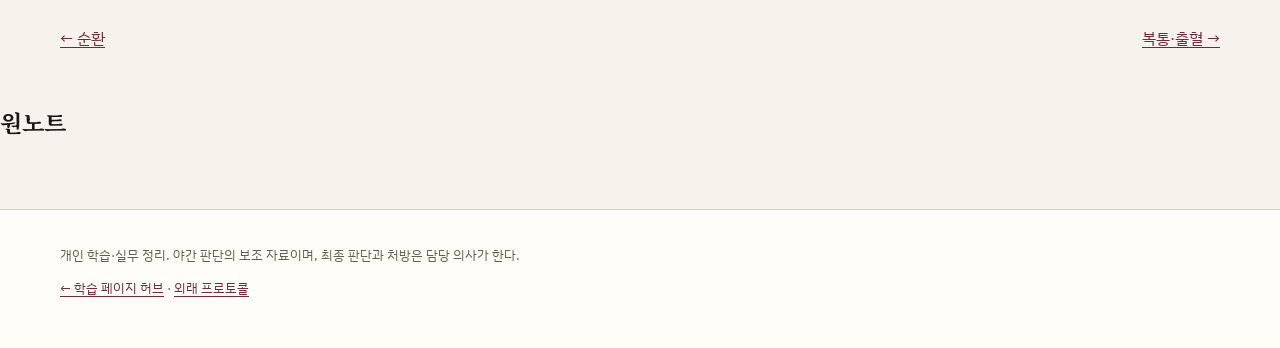
<file: glucose.html>
<!DOCTYPE html>
<html lang="ko">
<head>
<meta charset="utf-8">
<meta name="viewport" content="width=device-width, initial-scale=1">
<title>입원 혈당 — sliding·저혈당·DKA/HHS</title>
<meta name="description" content="경구약 기전별 주의, sliding scale 표, basal-bolus 인슐린 계산, 저혈당 ABCDEF 처치, DKA/HHS 초기 프로토콜.">
<meta property="og:title" content="입원 혈당 — sliding·저혈당·DKA/HHS">
<meta property="og:description" content="경구약 기전별 주의, sliding scale 표, basal-bolus 인슐린 계산, 저혈당 ABCDEF 처치, DKA/HHS 초기 프로토콜.">
<meta property="og:type" content="website">
<link rel="preconnect" href="https://fonts.googleapis.com">
<link rel="preconnect" href="https://fonts.gstatic.com" crossorigin>
<link href="https://fonts.googleapis.com/css2?family=IBM+Plex+Mono:wght@400;500&family=IBM+Plex+Sans+KR:wght@400;500;600&family=Noto+Serif+KR:wght@600&display=swap" rel="stylesheet">
<link rel="stylesheet" href="styles/tokens.css">
<link rel="stylesheet" href="styles/site.css">
<link rel="stylesheet" href="styles/theme.css">
</head>
<body>

<header class="masthead">
  <div class="wrap">
    <a class="brand" href="index.html">Ward Nights · 당직</a>
    <nav class="nav" aria-label="장 이동">
      <a href="index.html">개요</a>
      <a href="fever.html">발열</a>
      <a href="breathing.html">호흡</a>
      <a href="mental.html">의식</a>
      <a href="circulation.html">순환</a>
      <a href="glucose.html" aria-current="page">혈당</a>
      <a href="gi.html">복통·출혈</a>
          <a href="iv-fluid.html">수액계산</a>
</nav>
  </div>
</header>

<main>
  <div class="wrap">

    <div class="hero">
      <p class="eyebrow">Chapter 05 · Glucose</p>
      <h1>혈당 — 급성기 목표는 140–180이다</h1>
      <p class="lede">입원에서 strict control은 해가 된다. <strong>sliding으로 시작해 basal-bolus로 넘기고</strong>, 저혈당은 분 단위로, DKA는 순서대로.</p>
      <div class="meta"><span>원노트: 혈당 관리 (2026-09-09)</span></div>
    </div>

    <section aria-labelledby="g1">
      <h2 id="g1"><span class="num">01 — OHA</span>입원에서 경구약을 볼 때</h2>
      <p>당뇨병은 인슐린 저항성 + 인슐린 분비 부족 → 인슐린 작용 감소 → 고혈당으로 이어지며, 경구약은 이 세 축을 겨냥한다.</p>
      <div class="tbl-wrap">
        <table>
          <caption>기전별 분류와 피해야 할 상황</caption>
          <thead><tr><th>기전</th><th>약</th><th>주의</th></tr></thead>
          <tbody>
            <tr><td>인슐린 저항성 감소</td><td>Metformin(다이아벡스), TZD</td><td>신장애·탈수·조영제에서 metformin 중단, TZD는 심부전·부종 주의 — 신장애에서는 metformin·SU·TZD를 피한다</td></tr>
            <tr><td>분비 촉진</td><td>SU(디아미크롱, 아마릴), DPP4i(자누비아, 테넬리아, 트라젠타), GLP-1RA</td><td>SU는 저혈당 위험 높음 — 고령·저혈당 위험이면 피한다</td></tr>
            <tr><td>당 배설 촉진</td><td>SGLT2i(포시가, 자디앙), α-glucosidase inhibitor</td><td>탈수·UTI 병력·뇌경색 위험이면 피한다(신장애에서는 SGLT2i 우선이지만 급성질환에서는 중단)</td></tr>
          </tbody>
        </table>
      </div>
      <p>인슐린은 공복 250 이상, random BST 350 이상의 심한 고혈당, 수술 전, 전신상태가 나쁠 때 필요함. 급성기 질환(감염, acute stroke)의 target BST는 140–180임. 더 strict하게 조절하면 mortality와 중증 저혈당이 늘어남.</p>
    </section>

    <section aria-labelledby="g2">
      <h2 id="g2"><span class="num">02 — Sliding</span>Sliding scale</h2>
      <p>기저 인슐린 없이 (초)속효성 인슐린을 정해진 혈당 구간에 맞춰 투여하는 방식. 고혈당이 생긴 뒤 사후 교정이고,
        OHA나 basal-bolus를 바로 시작하기 어려운 경우(전신상태 불량, 신·간기능 저하)에 쓴다.
        ADA는 sliding만으로 입원 케어하는 것을 권하지 않으며 basal + 식전 인슐린과의 병용을 권한다 — 수술 전후·검사 전후·식사량 불안정에서 short-term으로.</p>
      <div class="tbl-wrap">
        <table>
          <caption>Sliding scale 예 (Humalog, 시작 후 반응 보고 조정)</caption>
          <thead><tr><th>BST (mg/dL)</th><th>BMI &lt;25</th><th>BMI &gt;25</th></tr></thead>
          <tbody>
            <tr><td>71–180 / 71–140</td><td>없음</td><td>없음</td></tr>
            <tr><td>181–230 / 140–180</td><td>2 unit</td><td>4 unit</td></tr>
            <tr><td>231–280 / 181–230</td><td>4 unit</td><td>6 unit</td></tr>
            <tr><td>281–499</td><td>6 unit</td><td>8 unit</td></tr>
            <tr><td>≤70</td><td colspan="2">저혈당 처치</td></tr>
            <tr><td>≥500 또는 v/s unstable·의식장애</td><td colspan="2">고혈당성 응급(DKA·HHS) 의심</td></tr>
          </tbody>
        </table>
      </div>
      <p class="note">표는 시작점일 뿐이다. 환자 반응(식사량, 스테로이드, 감염)을 보고 조정한다.</p>
    </section>

      

    <section aria-labelledby="g3">
      <h2 id="g3"><span class="num">03 — Basal-bolus</span>인슐린 시작 계산</h2>
      <ul>
        <li>체내 분비(기저 + 식전 초속효성)를 모방한다. 총 요구량 = <strong>체중 × 0.25 unit</strong> — 60 kg이면 15 unit.</li>
        <li>절반을 기저, 절반을 3회 식전 초속효성으로 나눈다. 예: 9 unit 기저 + 아침·점심·저녁 2 unit씩.</li>
        <li>제형은 프리필드 펜(subQ로 줄 때)과 바이알(주로 IV로 줄 때)이 있다.</li>
        <li>초속효성(노보래피드·휴마로그): 식전 30분, onset 15분, 3–5시간 유지. 기저(란투스·트레시바): 아침 식전 또는 취침 시.</li>
        <li>매 투여마다 공기 제거·바늘 장착에 2 unit 정도를 쓰므로 <strong>injection마다 +2 unit</strong>를 처방한다.</li>
        <li>이후 식전 + 취침 BST를 재서 fine tuning.</li>
      </ul>
    </section>

    <section aria-labelledby="g4">
<h2 id="g4"><span class="num">04 — Hypo</span>저혈당</h2>
      <div class="tbl-wrap">
        <table>
          <caption>저혈당 처치</caption>
          <thead><tr><th>상황</th><th>처치</th></tr></thead>
          <tbody>
            <tr><td>CNS 증상(+), 의식장애</td><td>50% DS 20 mL IV</td></tr>
            <tr><td>CNS 증상(−)</td><td>포도당 PO 10 g</td></tr>
            <tr><td>30분 간격 2회까지 반복해도 증상 유지</td><td>10% DS 40 cc/hr 시작, 10 cc/hr씩 증량하며 기질적 원인 탐색</td></tr>
          </tbody>
        </table>
      </div>
      <p>원인은 ABCDEF로 정리함. Alcohol / Bacteria(균혈증) / Cancer / Drug(특히 SU·insulin) / Endocrine(insulinoma) / Failure(다장기 부전). SU와 지속형 인슐린은 저혈당이 길게 지속됨. 10% DS 40 cc/hr로 관찰하며 입원이 필요함.</p>
      <p>전형적 사례: 당뇨약 복용 중 최근 oral intake 저하 → mental change. 의식저하나 편측·전신 위약이 보이면
        기계적으로 BST부터 확인한다.</p>
    
<h3>DM — OHA 사용시 고려할 점 / 주의사항</h3>
<p>3 Categories of pathophysiology : (내용 확인 필요)</p>

<h3>General Use of Insulin injection</h3>
<p>체내의 인슐린 분비(기저 + 식전 초속효성)를 모방하여 인슐린 요구량 계산 &amp; 반반씩 분배로 Start</p>
<p>Total insulin needs (unit) = (확인 필요) x0.25</p>
<p>인슐린 종류: 프리필드 펜(subQ로 줄 때), 바이알(주로 IV로 줄 때)</p>

<h3>입원 환자에서 저혈당, 고혈당 처치</h3>
<h4>저혈당</h4>
<p>저혈당 — ABCDEF로 원인 감별.</p>
<p>위 과정을 30분간격으로 2회까지 했는데도 증상 유지 → 그래도 안 되면 10%DS 40cc/hr start, 10cc/hr stepwise 증량하면서 기질적 원인 찾기.</p>
<h4>고혈당</h4>
<p>고혈당 — DKA, HHS 응급! 그 외에도 전신 상태 안 좋은 경우 고혈당 control은 인슐린으로!</p>

<h3>Insulin Sliding (Sliding scale)</h3>
<p>Insulin Sliding: 기저 인슐린 없이 (초)속효성 인슐린을 투여하는 방식으로, 사전에 정해진 혈당구간에 정해진 인슐린을 투여한다. 고혈당 발생 뒤 사후 교정하는 접근으로,</p>
<p>왜 인슐린 슬라이딩을 하나 — 과거의 관행이자, 즉시 OHA나 basal+식전인슐린을 시행하기 어려운 경우(전신상태 안좋거나, 신장/간기능 fail, …)</p>
<table>
<thead>
<tr><th>혈당</th><th>인슐린</th></tr>
</thead>
<tbody>
<tr><td>71~180</td><td>None</td></tr>
<tr><td>180~230</td><td>2unit</td></tr>
<tr><td>231~280</td><td>4unit</td></tr>
<tr><td>281~499</td><td>6unit</td></tr>
</tbody>
</table>
<table>
<thead>
<tr><th>혈당</th><th>인슐린</th></tr>
</thead>
<tbody>
<tr><td>71~140</td><td>None</td></tr>
<tr><td>140~180</td><td>2unit</td></tr>
<tr><td>181~230</td><td>4unit</td></tr>
<tr><td>231~280</td><td>6unit</td></tr>
<tr><td>281~499</td><td>8unit</td></tr>
</tbody>
</table>
<p>위 스케일로 시작하되 환자 반응 보고 fine-tune</p>
<p>혈당치 70 이하이면 저혈당으로 판단하여 처치함.</p>
<p>혈당치 500이상이거나 v/s unstable하거나 의식장애가 있으면 고혈당성 응급 의심!!</p>
<p>급성기 질환(감염, acute stroke, …)의 Target BST는 140 ~ 180!! 이 이상 strict하게 조절하면 오히려 mortality 올라가고 중증저혈당도 많아짐.</p>

<h3>Emergency - DKA, HHS</h3>
<p>치료는 응급 혈당강하가 우선임. 이어 원인을 찾고 탈수·전해질·고혈당을 교정함. 50kg 환자라면,</p>
<ul>
<li>탈수교정 — main fluid!</li>
<li>전해질을 교정함. K를 조절하며, main fluid mix로 수액을 구성함.</li>
<li>고혈당을 교정한다.</li>
</ul>

<h3>Emergency 예방을 위한 Lifestyle modification</h3>
<p>Typical case : DM med 중 recently poor oral intake → mental change. 의식저하나 partial/general weakness가 보이거나 의심되면 기계적으로 무조건 BST check. BST 50 이하부터는 교감신경자극증상이 나타남(palpitation, 발한, 과호흡, 떨림… → 30부터는 CNS 증상, 환각/경련/편마비 등)</p>
<p>기타</p>

<h3>입원 환자에서 저혈당, 고혈당 처치</h3>

<h4>저혈당</h4>
<p>저혈당 - ABCDEF로 원인 감별.</p>
<ul>
<li>의식 장애 등 CNS Sx (+) : 50%DS 20mL IV</li>
<li>의식 장애 등 CNS Sx (-) : 포도당 po 10g</li>
<li>위 과정을 30분간격으로 2회까지 했는데도 증상 유지 → 그래도 안 되면 10%DS 40cc/hr start, 10cc/hr stepwise 증량하면서 기질적 원인 찾기.</li>
<li>원인 - ABCDEF, Alcohol / Bacteria(균혈증) / Cancer / Drug (특히 SU, insulin) / Endocrine (insulinoma) / Failure (multi organ failure)</li>
<li>SU, 지속형 인슐린은 저혈당의 지속시간이 길다 → 지속적인 포도당액 투여(10%DS 40cc/hr) 및 경과관찰위해 Adm. 그 외에도 oral intake 유지 어려운 사람 adm.</li>
</ul>
<p>Typical case : DM med 중 recently poor oral intake → mental change. 의식저하나 partial/general weakness가 보이거나 의심되면 기계적으로 무조건 BST check. BST 50 이하부터는 교감신경자극증상이 나타남 (palpitation, 발한, 과호흡, 떨림… → 30부터는 CNS 증상, 환각/경련/편마비 등)</p>

<h4>고혈당</h4>
<p>고혈당 - DKA, HHS 응급! 그 외에도 전신 상태 안 좋은 경우 고혈당 control은 인슐린으로!</p>
<p><strong>Insulin Sliding</strong> : 기저 인슐린 없이 (초)속효성 인슐린을 투여하는 방식으로, 사전에 정해진 혈당구간에 정해진 인슐린을 투여한다. 고혈당 발생 뒤 사후 교정하는 접근으로,</p>
<ul>
<li>ADA에서는 sliding insulin만으로 입환 케어하는 건 추천하지 않는다. Basal + 식전 인슐린과 같이 사용을 추천</li>
<li>왜 인슐린 슬라이딩을 하나 - 과거의 관행이자, 즉시 OHA나 basal+식전인슐린을 시행하기 어려운 경우 (전신상태 안좋거나, 신장/간기능 fail, …)
<ul>
<li>수술전후, 검사전후, 식사량 불안정할 경우 short-term하게 사용</li>
</ul>
</li>
</ul>
<p><strong>Sliding plan example</strong> : 공통적으로 BST 70이하 → hypoglycemia care (above), 500이상 → DKA, HHS 등 대처</p>
<table>
<thead>
<tr>
<th>BMI</th>
<th>혈당치</th>
<th>Humalog dose</th>
</tr>
</thead>
<tbody>
<tr>
<td>Under 25</td>
<td>71~180</td>
<td>None</td>
</tr>
<tr>
<td>Under 25</td>
<td>180~230</td>
<td>2unit</td>
</tr>
<tr>
<td>Under 25</td>
<td>231~280</td>
<td>4unit</td>
</tr>
<tr>
<td>Under 25</td>
<td>281~499</td>
<td>6unit</td>
</tr>
<tr>
<td>Over 25</td>
<td>71~140</td>
<td>None</td>
</tr>
<tr>
<td>Over 25</td>
<td>140~180</td>
<td>2unit</td>
</tr>
<tr>
<td>Over 25</td>
<td>181~230</td>
<td>4unit</td>
</tr>
<tr>
<td>Over 25</td>
<td>231~280</td>
<td>6unit</td>
</tr>
<tr>
<td>Over 25</td>
<td>281~499</td>
<td>8unit</td>
</tr>
</tbody>
</table>
<ul>
<li>위 스케일로 시작하되 환자 반응 보고 fine-tune</li>
<li>혈당치가 70 이하이면 저혈당으로 보고 처치함.</li>
<li>고혈당성 응급을 의심함. 혈당 500 이상이거나 v/s unstable하거나 의식장애가 있으면.</li>
<li>급성기 질환 (감염, acute stroke, …)의 Target BST는 140 ~ 180!! 이 이상 strict하게 조절하면 오히려 mortality 올라가고 중증저혈당도 많아짐.</li>
</ul>

<p><strong>Emergency - DKA, HHS</strong></p>
<p>(Poor oral intake나 medicine compliance 안 좋아서) 당 높아짐 → 고혈당 및 고케톤산증(혈액에 당은 많은데 인슐린이 작용을 못해서 세포가 지방을 에너지로 사용하고 부산물로 케톤산 생성, high AG DKA, BST 250~300) → 지속되면 더 당 높아지면서 (BST over 600) circulation 장애 d/t 탈수 d/t 고삼투압성 이뇨, 오히려 산증은 심하지 않음 (HHS)</p>
<p>Multiple I → Infection, Infarctio, Inflammation, Insulin deficiency, Iatrogenic, Infant-carry (임산부) + 탈수!!가 원인</p>
<p>Lab(Routine lab + BST, HbA1c, anti-GAD (for DDx type I, II), ABGA/VBGA) test</p>
<p>치료는 응급 혈당강하 → 원인 찾기, 탈수교정, 전해질교정, 고혈당교정 순으로 함. 50kg 환자라면,</p>
<ul>
<li>당장 해야 하는 혈당강하 : n/s 500~1000ml/hr + 지속형 인슐린(휴물린R) 0.1u/kg bolus + 0.1u/kg/hr IV. 예시: n/s 1000ml/hr 주면서 + 휴물린 희석 (50unit/0.5ml를 뽑아 49.5ml n/s에 믹스, 50unit/50ml로 희석, 1u/ml)한 것 중 5unit (5cc) bolus, 나머지는 5cc/hr (=5unit/hr)로 IV + K check (Lab f/u, if hypokalemia → insulin이 K를 낮추는 역할을 하므로 insulin 감량)</li>
<li>+ Multiple I에 대한 검사</li>
<li>이 다음부터는 혈당, 랩 등 안정화하되, 혈당은 200이하 도달 시 피하인슐린으로 전환 고려, 저 정도 도달 후에는 Strict하게 조절하는 것은 하지 말자.</li>
</ul>
<p><strong>탈수교정 - main fluid!</strong></p>
<ul>
<li>탈수가 심하면 (weight loss 10%이상, … ) → n/s 속도 유지</li>
<li>탈수가 심하지 않고 serum Na normal ~ elevated → half saline 250~500cc/hr</li>
<li>탈수가 심하지 않고 serum Na 감소 → n/s 250~500cc/hr</li>
<li>Target BST, 즉 DKA에서 혈당 200, HHS에서 300에 도달 시 5%DS + half saline 150~250cc/hr로 유지</li>
</ul>
<p>전해질 교정은 K 조절이 중심임. main fluid mix를 확인함.</p>
<ul>
<li>K 감소 → 인슐린 중지, K 20~30mEq/hr 보충</li>
<li>K 증가 (over 5) → K 투여 없이 2hr 후 recheck</li>
<li>K normal → fluid에 K 20~30mEq/L 추가</li>
<li>Ultimate K target : 4~5</li>
</ul>
<p>고혈당 교정은 혈당을 목표 범위로 낮추는 처치임.</p>
<ul>
<li>Humulin R 0.1unit/kg/hr 지속적으로 IV (초기치료 유지), target : 50mg/dL/hr 정도의 혈당강하속도를 보이도록 (1시간에 BST 50정도 낮아지게) 주입속도 조절하고,</li>
<li>DKA에서 200 , HHS에서 혈당 300mg/dL 이하 보이면 0.02~0.05unit/kg/hr로 감량, Target BST 도달한 것임.</li>
</ul>
<p><strong>산증 교정</strong> - pH &lt; 6.9일 때 제한적으로 비본 100mmol + n/s 400cc + KCl 20mEq mix, 2hr동안 투여, until pH&gt;7.</p>

<p><strong>Emergency 예방을 위한 Lifestyle modification</strong></p>
<ul>
<li>Sick day - 감염 등으로 식사를 잘 못할 때, 물을 잘 못 마실 때 Emergency 잘 발생, 충분한 수분섭취 및 죽으로라도 섭취 격려.</li>
<li>당독성 - 인슐린 분비저하, 인슐린 작용성 감소를 일컫는 말로 이것 때문에 고혈당이 악화되고, 악화된 고혈당이 다시 pancreatic beta cell injury 등을 일으켜 악순환, 고혈당을 해소해 주면 당독성 해소되고 혈당조절이 급속히 호전되므로, 혈당 감소를 보이면 당독성 해소 가능성을 염두에 두고 med/insulin 감량.</li>
</ul>
</section>

      

    <section aria-labelledby="g5">
      <h2 id="g5"><span class="num">05 — DKA/HHS</span>응급 고혈당</h2>
      <p>DKA는 인슐린 부족으로 세포가 지방을 쓰고 케톤이 쌓여 high AG 산증이 생김(BST 250–300대). HHS는 더 심한 고혈당(BST >600)과 고삼투압성 이뇨로 인한 탈수·순환장애가 주된 문제임. 유발 요인은 Multiple I — Infection, Infarction, Inflammation, Insulin deficiency, Iatrogenic, Infant-carry(임신) — 에 탈수를 더한 것임.</p>
      <p>초기 검사는 routine lab + BST·HbA1c, type I/II 감별을 위한 anti-GAD, ABGA/VBGA.</p>
      <div class="tbl-wrap">
        <table>
          <caption>초기 처치 순서</caption>
          <thead><tr><th>단계</th><th>내용</th></tr></thead>
          <tbody>
            <tr><td>1. 수액</td><td>N/S 500–1,000 mL/hr. 탈수가 심하면(체중 10% 이상 감소) N/S 유지, 심하지 않고 Na 정상~상승이면 half saline 250–500 mL/hr, Na 감소면 N/S 250–500 mL/hr.</td></tr>
            <tr><td>2. 인슐린</td><td>Humulin R 0.1 unit/kg bolus + 0.1 unit/kg/hr IV. 예: 50 unit/0.5 mL를 49.5 mL N/S에 mix(1 unit/mL) → 5 unit bolus, 5 cc/hr.</td></tr>
            <tr><td>3. 칼륨</td><td>K 감소 → 인슐린 중지 + K 20–30 mEq/hr. K &gt;5 → 투여 없이 2시간 후 재검. 정상 → fluid에 K 20–30 mEq/L. 최종 목표 4–5.</td></tr>
            <tr><td>4. 목표</td><td>혈당 강하 속도 50 mg/dL/hr. DKA에서 200, HHS에서 300 도달 시 0.02–0.05 unit/kg/hr로 감량 + 5% DS + half saline 150–250 cc/hr.</td></tr>
            <tr><td>5. 산증</td><td>pH &lt;6.9일 때만 제한적으로 bicarbonate 100 mmol + N/S 400 cc + KCl 20 mEq를 2시간 투여, pH &gt;7까지.</td></tr>
          </tbody>
        </table>
      </div>
      <p>혈당이 200 이하로 내려오면 피하 인슐린으로 전환을 고려하고, 그 뒤로는 strict 조절을 하지 않는다.
        당독성(glucose toxicity)은 인슐린 분비 저하·작용 감소를 뜻하며, 악화된 고혈당이 다시 beta cell injury를 일으키는 악순환을 만든다.
        당독성이 해소되면 조절이 급속히 좋아지므로, 혈당이 떨어지면 med/insulin 감량을 염두에 둔다.</p>
      <p class="note">Sick day: 감염 등으로 식사를 못하고 물을 못 마시면 응급이 생긴다 — 수분 섭취와 죽이라도 먹도록 교육.
        SGLT2i는 수술·감염·금식·구토 시 2–3일 전 중단.</p>
    </section>

    <div class="pager">
      <a href="circulation.html">← 순환</a>
      <a href="gi.html">복통·출혈 →</a>
    </div>
  </div>
<section id="onenote" class="note-sync">
  <h2>원노트</h2>
  <!-- onenote:start -->

<!-- onenote:end -->
</section>

</main>

<footer class="site">
  <div class="wrap">
    <p>개인 학습·실무 정리. 야간 판단의 보조 자료이며, 최종 판단과 처방은 담당 의사가 한다.</p>
    <p><a href="https://kimhs950627.github.io/">← 학습 페이지 허브</a> · <a href="https://kimhs950627.github.io/primary-care-protocol/">외래 프로토콜</a></p>
  </div>
</footer>
</body>
</html>
</file>
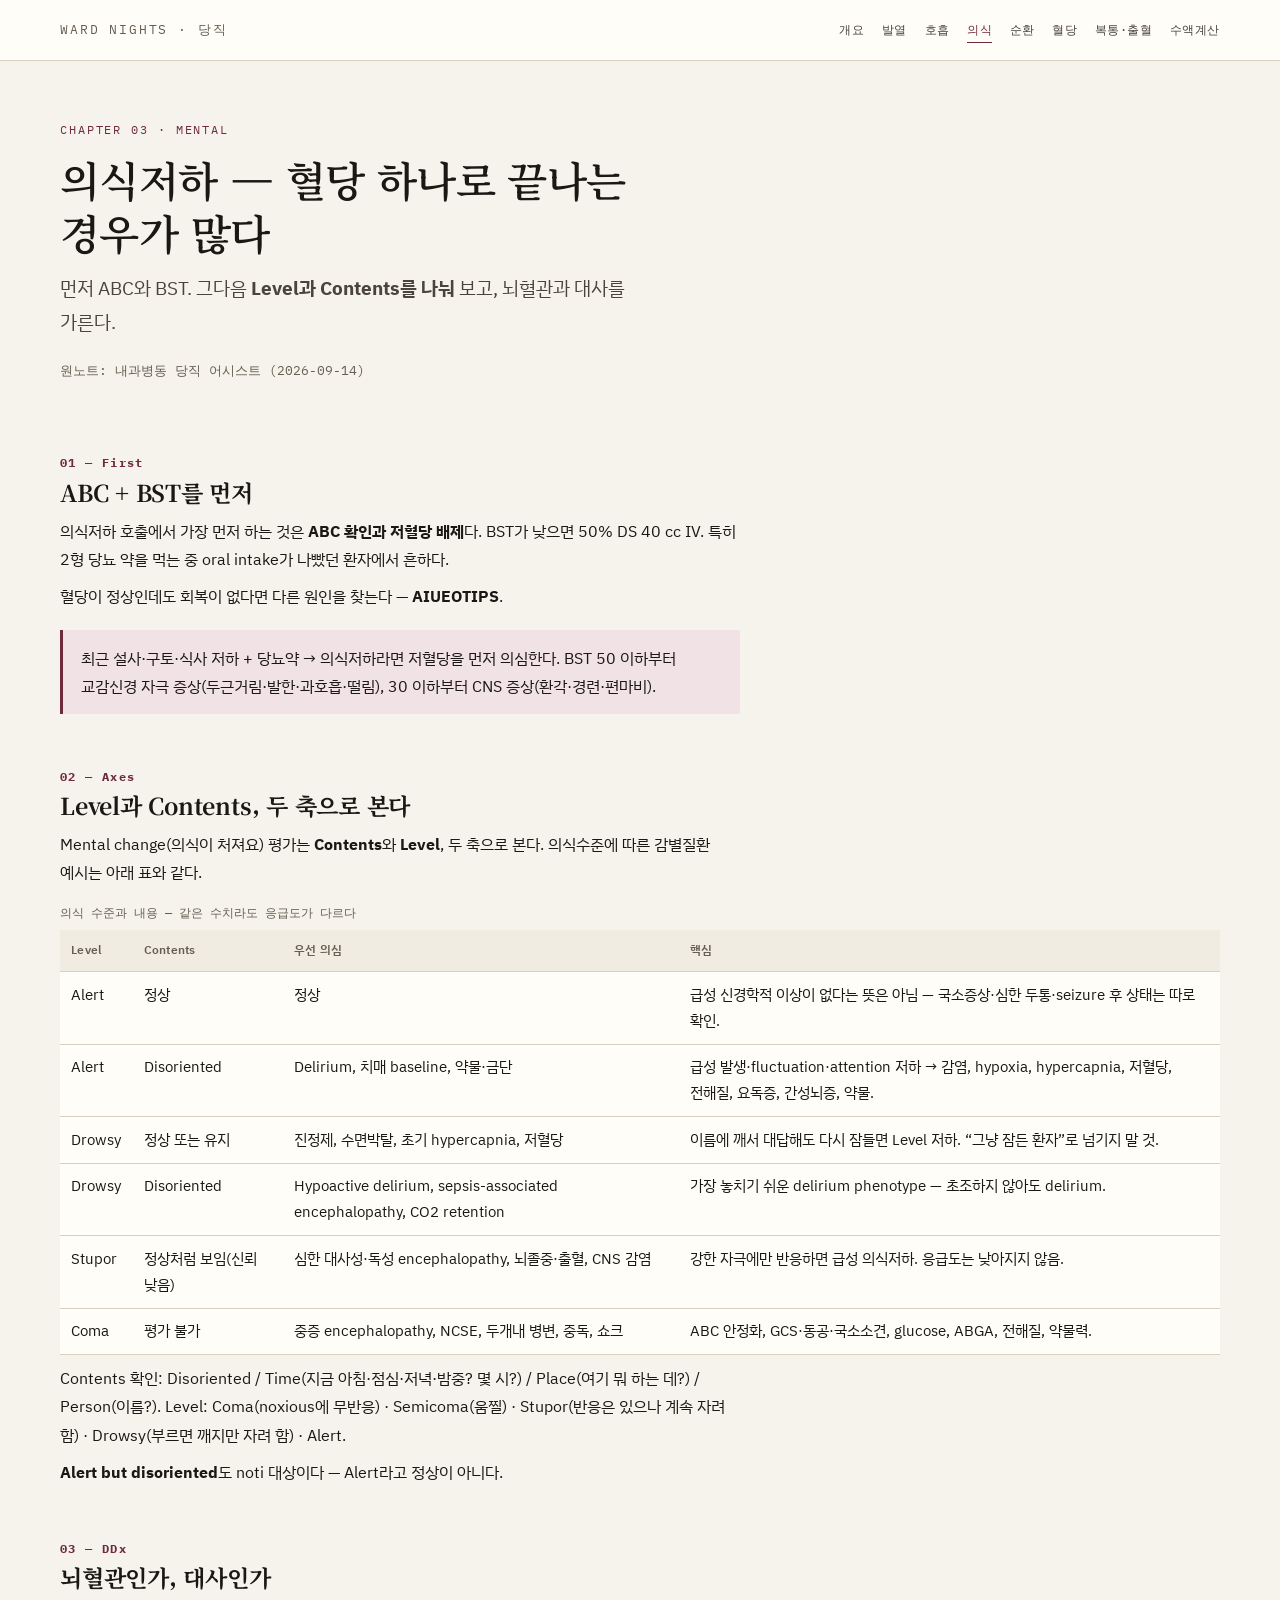
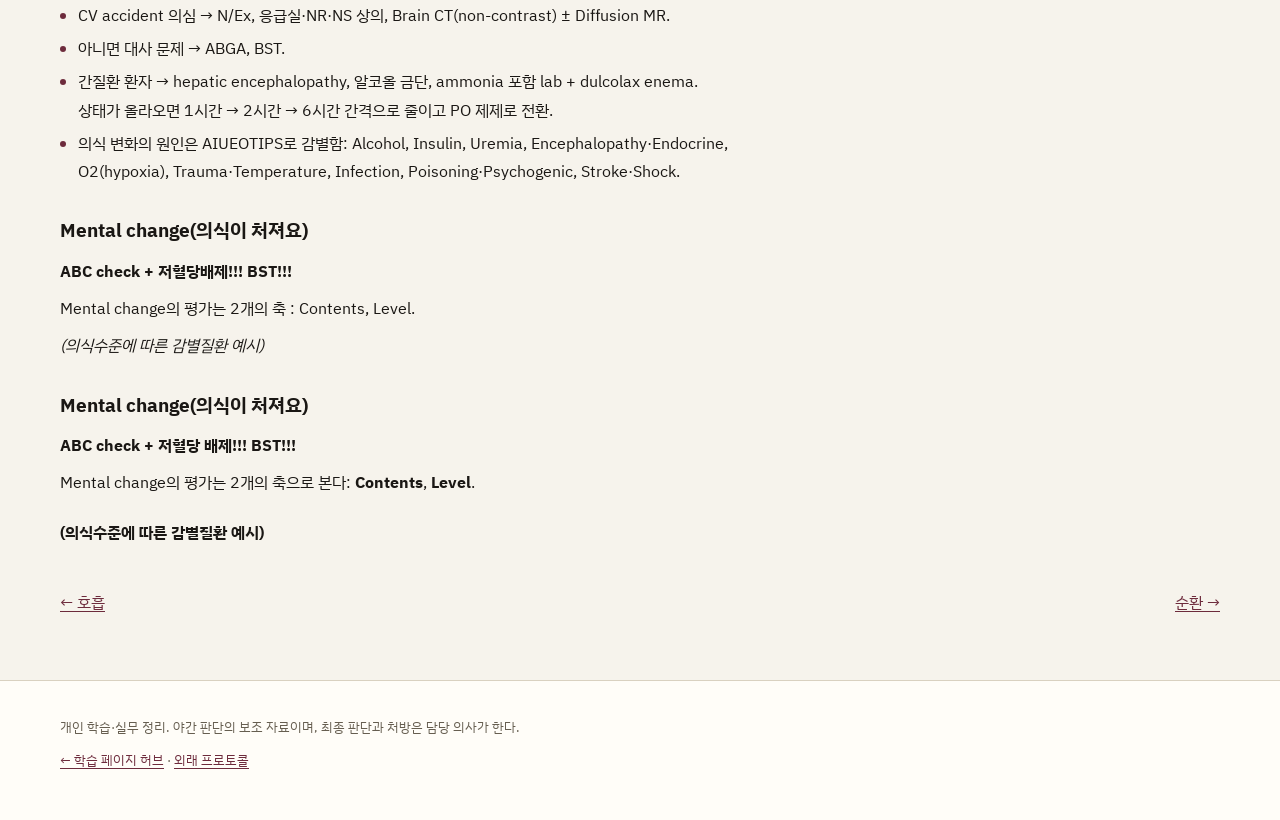
<file: mental.html>
<!DOCTYPE html>
<html lang="ko">
<head>
<meta charset="utf-8">
<meta name="viewport" content="width=device-width, initial-scale=1">
<title>의식저하 — ABC·BST·AIUEOTIPS</title>
<meta name="description" content="야간 의식저하에서 저혈당 배제, Level·Contents 두 축 평가표, 뇌혈관 vs 대사 감별, 간성뇌증 처치.">
<meta property="og:title" content="의식저하 — ABC·BST·AIUEOTIPS">
<meta property="og:description" content="야간 의식저하에서 저혈당 배제, Level·Contents 두 축 평가표, 뇌혈관 vs 대사 감별, 간성뇌증 처치.">
<meta property="og:type" content="website">
<link rel="preconnect" href="https://fonts.googleapis.com">
<link rel="preconnect" href="https://fonts.gstatic.com" crossorigin>
<link href="https://fonts.googleapis.com/css2?family=IBM+Plex+Mono:wght@400;500&family=IBM+Plex+Sans+KR:wght@400;500;600&family=Noto+Serif+KR:wght@600&display=swap" rel="stylesheet">
<link rel="stylesheet" href="styles/tokens.css">
<link rel="stylesheet" href="styles/site.css">
<link rel="stylesheet" href="styles/theme.css">
</head>
<body>

<header class="masthead">
  <div class="wrap">
    <a class="brand" href="index.html">Ward Nights · 당직</a>
    <nav class="nav" aria-label="장 이동">
      <a href="index.html">개요</a>
      <a href="fever.html">발열</a>
      <a href="breathing.html">호흡</a>
      <a href="mental.html" aria-current="page">의식</a>
      <a href="circulation.html">순환</a>
      <a href="glucose.html">혈당</a>
      <a href="gi.html">복통·출혈</a>
          <a href="iv-fluid.html">수액계산</a>
</nav>
  </div>
</header>

<main>
  <div class="wrap">

    <div class="hero">
      <p class="eyebrow">Chapter 03 · Mental</p>
      <h1>의식저하 — 혈당 하나로 끝나는 경우가 많다</h1>
      <p class="lede">먼저 ABC와 BST. 그다음 <strong>Level과 Contents를 나눠</strong> 보고, 뇌혈관과 대사를 가른다.</p>
      <div class="meta"><span>원노트: 내과병동 당직 어시스트 (2026-09-14)</span></div>
    </div>

    <section aria-labelledby="m1">
      <h2 id="m1"><span class="num">01 — First</span>ABC + BST를 먼저</h2>
      <p>의식저하 호출에서 가장 먼저 하는 것은 <strong>ABC 확인과 저혈당 배제</strong>다. BST가 낮으면 50% DS 40 cc IV.
        특히 2형 당뇨 약을 먹는 중 oral intake가 나빴던 환자에서 흔하다.</p>
      <p>혈당이 정상인데도 회복이 없다면 다른 원인을 찾는다 — <strong>AIUEOTIPS</strong>.</p>
      <p class="note">최근 설사·구토·식사 저하 + 당뇨약 → 의식저하라면 저혈당을 먼저 의심한다.
        BST 50 이하부터 교감신경 자극 증상(두근거림·발한·과호흡·떨림), 30 이하부터 CNS 증상(환각·경련·편마비).</p>
    </section>

    <section aria-labelledby="m2">
      <h2 id="m2"><span class="num">02 — Axes</span>Level과 Contents, 두 축으로 본다</h2>
      <p>Mental change(의식이 처져요) 평가는 <strong>Contents</strong>와 <strong>Level</strong>, 두 축으로 본다. 의식수준에 따른 감별질환 예시는 아래 표와 같다.</p>
      <div class="tbl-wrap">
        <table>
          <caption>의식 수준과 내용 — 같은 수치라도 응급도가 다르다</caption>
          <thead><tr><th>Level</th><th>Contents</th><th>우선 의심</th><th>핵심</th></tr></thead>
          <tbody>
            <tr><td>Alert</td><td>정상</td><td>정상</td><td>급성 신경학적 이상이 없다는 뜻은 아님 — 국소증상·심한 두통·seizure 후 상태는 따로 확인.</td></tr>
            <tr><td>Alert</td><td>Disoriented</td><td>Delirium, 치매 baseline, 약물·금단</td><td>급성 발생·fluctuation·attention 저하 → 감염, hypoxia, hypercapnia, 저혈당, 전해질, 요독증, 간성뇌증, 약물.</td></tr>
            <tr><td>Drowsy</td><td>정상 또는 유지</td><td>진정제, 수면박탈, 초기 hypercapnia, 저혈당</td><td>이름에 깨서 대답해도 다시 잠들면 Level 저하. “그냥 잠든 환자”로 넘기지 말 것.</td></tr>
            <tr><td>Drowsy</td><td>Disoriented</td><td>Hypoactive delirium, sepsis-associated encephalopathy, CO2 retention</td><td>가장 놓치기 쉬운 delirium phenotype — 초조하지 않아도 delirium.</td></tr>
            <tr><td>Stupor</td><td>정상처럼 보임(신뢰 낮음)</td><td>심한 대사성·독성 encephalopathy, 뇌졸중·출혈, CNS 감염</td><td>강한 자극에만 반응하면 급성 의식저하. 응급도는 낮아지지 않음.</td></tr>
            <tr><td>Coma</td><td>평가 불가</td><td>중증 encephalopathy, NCSE, 두개내 병변, 중독, 쇼크</td><td>ABC 안정화, GCS·동공·국소소견, glucose, ABGA, 전해질, 약물력.</td></tr>
          </tbody>
        </table>
      </div>
      <p>Contents 확인: Disoriented / Time(지금 아침·점심·저녁·밤중? 몇 시?) / Place(여기 뭐 하는 데?) / Person(이름?).
        Level: Coma(noxious에 무반응) · Semicoma(움찔) · Stupor(반응은 있으나 계속 자려 함) · Drowsy(부르면 깨지만 자려 함) · Alert.</p>
      <p><strong>Alert but disoriented</strong>도 noti 대상이다 — Alert라고 정상이 아니다.</p>
    </section>

    <section aria-labelledby="m3">
<h2 id="m3"><span class="num">03 — DDx</span>뇌혈관인가, 대사인가</h2>
      <ul>
        <li>CV accident 의심 → N/Ex, 응급실·NR·NS 상의, Brain CT(non-contrast) ± Diffusion MR.</li>
        <li>아니면 대사 문제 → ABGA, BST.</li>
        <li>간질환 환자 → hepatic encephalopathy, 알코올 금단, ammonia 포함 lab + dulcolax enema. 상태가 올라오면 1시간 → 2시간 → 6시간 간격으로 줄이고 PO 제제로 전환.</li>
        <li>의식 변화의 원인은 AIUEOTIPS로 감별함: Alcohol, Insulin, Uremia, Encephalopathy·Endocrine, O2(hypoxia), Trauma·Temperature, Infection, Poisoning·Psychogenic, Stroke·Shock.</li>
      </ul>
    
<h3>Mental change(의식이 처져요)</h3>
<p><strong>ABC check + 저혈당배제!!! BST!!!</strong></p>
<p>Mental change의 평가는 2개의 축 : Contents, Level.</p>
<p><em>(의식수준에 따른 감별질환 예시)</em></p>

<h3>Mental change(의식이 처져요)</h3>
<p><strong>ABC check + 저혈당 배제!!! BST!!!</strong></p>
<p>Mental change의 평가는 2개의 축으로 본다: <strong>Contents</strong>, <strong>Level</strong>.</p>
<h4>(의식수준에 따른 감별질환 예시)</h4>
</section>

    <div class="pager">
      <a href="breathing.html">← 호흡</a>
      <a href="circulation.html">순환 →</a>
    </div>
  </div>

</main>

<footer class="site">
  <div class="wrap">
    <p>개인 학습·실무 정리. 야간 판단의 보조 자료이며, 최종 판단과 처방은 담당 의사가 한다.</p>
    <p><a href="https://kimhs950627.github.io/">← 학습 페이지 허브</a> · <a href="https://kimhs950627.github.io/primary-care-protocol/">외래 프로토콜</a></p>
  </div>
</footer>
</body>
</html>
</file>
<file: styles/tokens.css>
:root {
  --paper: #f6f3ec;
  --paper-2: #fffdf8;
  --ink: #1a1714;
  --ink-2: #4a443b;
  --muted: #665e50;
  --rule: #d9d1c0;
  --accent: #0f5f63;
  --accent-soft: #dcebea;
  --warn: #9c3d1d;
  --warn-soft: #f4e2d9;
  --ok: #3d6b3a;
  --font: "IBM Plex Sans KR", "Pretendard", "Apple SD Gothic Neo", system-ui, sans-serif;
  --mono: "IBM Plex Mono", ui-monospace, SFMono-Regular, Menlo, monospace;
  --serif: "Noto Serif KR", Georgia, serif;

  --step-0: 1rem;
  --step-1: 1.18rem;
  --step-2: 1.45rem;
  --step-3: 1.9rem;
  --step-4: 2.6rem;

  --gap: 1.5rem;
  --pad: clamp(1.75rem, 5vw, 2.75rem);
  --measure: 68ch;
}
</file>
<file: styles/site.css>
*,
*::before,
*::after { box-sizing: border-box; }

html { -webkit-text-size-adjust: 100%; }

body {
  margin: 0;
  background: var(--paper);
  color: var(--ink);
  font-family: var(--font);
  font-size: var(--step-0);
  line-height: 1.78;
  word-break: keep-all;
  line-break: strict;
  overflow-wrap: break-word;
  hyphens: none;
}

a { color: var(--accent); text-underline-offset: 0.2em; }
a:hover { color: var(--warn); }

.wrap {
  max-width: 78rem;
  margin: 0 auto;
  padding: 0 var(--pad);
}

/* ── 머리 ─────────────────────────────── */
.masthead {
  border-bottom: 1px solid var(--rule);
  background: var(--paper-2);
}
.masthead .wrap {
  display: flex;
  flex-wrap: wrap;
  align-items: baseline;
  justify-content: space-between;
  gap: 0.75rem;
  padding-top: 1.1rem;
  padding-bottom: 1.1rem;
}
.brand {
  font-family: var(--mono);
  font-size: 0.82rem;
  letter-spacing: 0.14em;
  text-transform: uppercase;
  color: var(--muted);
  text-decoration: none;
}
.nav { display: flex; flex-wrap: wrap; gap: 1.1rem; }
.nav a {
  font-family: var(--mono);
  font-size: 0.78rem;
  letter-spacing: 0.04em;
  color: var(--ink-2);
  text-decoration: none;
  border-bottom: 1px solid transparent;
  padding-bottom: 2px;
}
.nav a:hover,
.nav a[aria-current="page"] { border-bottom-color: var(--accent); color: var(--accent); }

/* ── 표제 ─────────────────────────────── */
.hero { padding: clamp(2rem, 6vw, 3.6rem) 0 1.2rem; }
.eyebrow {
  font-family: var(--mono);
  font-size: 0.74rem;
  letter-spacing: 0.16em;
  text-transform: uppercase;
  color: var(--accent);
  margin: 0 0 0.8rem;
}
h1 {
  font-family: var(--serif);
  font-weight: 600;
  font-size: clamp(1.9rem, 4.6vw, var(--step-4));
  line-height: 1.28;
  letter-spacing: -0.015em;
  margin: 0 0 0.8rem;
  max-width: 24ch;
}
.lede { font-size: var(--step-1); color: var(--ink-2); max-width: 56ch; margin: 0; }
.meta {
  margin-top: 1.2rem;
  font-family: var(--mono);
  font-size: 0.82rem;
  color: var(--muted);
  display: flex;
  flex-wrap: wrap;
  gap: 0.4rem 1.2rem;
}

/* ── 본문 ─────────────────────────────── */
main { padding-bottom: 4rem; }

section { margin-top: clamp(2.2rem, 5vw, 3.4rem); }
h2 {
  font-family: var(--serif);
  font-size: var(--step-2);
  line-height: 1.35;
  margin: 0 0 0.4rem;
  letter-spacing: -0.01em;
}
h2 .num {
  font-family: var(--mono);
  font-size: 0.72rem;
  letter-spacing: 0.12em;
  color: var(--accent);
  display: block;
  margin-bottom: 0.35rem;
}
h3 { font-size: var(--step-1); margin: 1.8rem 0 0.4rem; }
p { margin: 0.55rem 0; max-width: var(--measure); }
ul, ol { max-width: var(--measure); padding-left: 1.15rem; margin: 0.5rem 0; }
li { margin: 0.28rem 0; }
li::marker { color: var(--accent); }
strong { font-weight: 650; }
small { color: var(--muted); }

.card-grid {
  display: grid;
  grid-template-columns: repeat(auto-fit, minmax(15rem, 1fr));
  gap: 1rem;
  margin-top: 1.2rem;
}
.card {
  display: block;
  background: var(--paper-2);
  border: 1px solid var(--rule);
  border-radius: 3px;
  padding: 1.15rem 1.2rem 1.25rem;
  text-decoration: none;
  color: inherit;
  transition: border-color 140ms ease, transform 140ms ease;
}
.card:hover { border-color: var(--accent); transform: translateY(-2px); }
.card .k {
  font-family: var(--mono);
  font-size: 0.72rem;
  letter-spacing: 0.1em;
  color: var(--accent);
  text-transform: uppercase;
}
.card h3 { margin: 0.3rem 0 0.35rem; font-size: var(--step-1); }
.card p { font-size: 0.92rem; color: var(--ink-2); margin: 0; }

/* ── 도해 ─────────────────────────────── */
figure.flow {
  margin: 1.4rem 0 0;
  background: var(--paper-2);
  border: 1px solid var(--rule);
  border-radius: 3px;
  padding: 1rem 0.6rem 0.6rem;
}
figure.flow svg { width: 100%; height: auto; display: block; }
figure.flow figcaption {
  font-family: var(--mono);
  font-size: 0.72rem;
  color: var(--muted);
  padding: 0.35rem 0.8rem 0.2rem;
}
svg text { font-family: var(--font); }

/* ── 표 ───────────────────────────────── */
.tbl-wrap { overflow-x: auto; margin: 1rem 0 0; }
table {
  border-collapse: collapse;
  width: 100%;
  min-width: 0;
  background: var(--paper-2);
  font-size: 0.92rem;
}
caption {
  text-align: left;
  font-family: var(--mono);
  font-size: 0.72rem;
  color: var(--muted);
  padding-bottom: 0.4rem;
}
th, td { border-bottom: 1px solid var(--rule); padding: 0.6rem 0.7rem; text-align: left; vertical-align: top; }
th { font-size: 0.78rem; letter-spacing: 0.02em; color: var(--muted); font-weight: 600; background: #f1ece1; }

/* ── 강조 상자 ────────────────────────── */
.note {
  border-left: 3px solid var(--accent);
  background: var(--accent-soft);
  padding: 0.85rem 1.1rem;
  margin: 1.2rem 0;
  border-radius: 0 2px 2px 0;
  max-width: var(--measure);
}
.note.warn { border-left-color: var(--warn); background: var(--warn-soft); }
.note p { margin: 0.25rem 0; }
.note .label {
  font-family: var(--mono);
  font-size: 0.76rem;
  letter-spacing: 0.1em;
  text-transform: uppercase;
  color: var(--ink-2);
  display: block;
  margin-bottom: 0.3rem;
}

.kv { display: grid; grid-template-columns: max-content 1fr; gap: 0.3rem 1.1rem; margin: 0.8rem 0; }
.kv dt { font-family: var(--mono); font-size: 0.76rem; color: var(--muted); }
.kv dd { margin: 0; }

.src {
  font-family: var(--mono);
  font-size: 0.74rem;
  color: var(--muted);
  margin-top: 1.4rem;
  padding-top: 0.7rem;
  border-top: 1px dashed var(--rule);
  max-width: var(--measure);
}

footer.site {
  border-top: 1px solid var(--rule);
  padding: 1.6rem 0 2.4rem;
  font-size: 0.84rem;
  color: var(--muted);
  background: var(--paper-2);
}
footer.site p { max-width: 62ch; }
.pager { display: flex; flex-wrap: wrap; gap: 1rem; justify-content: space-between; margin-top: 2.6rem; }

@media (prefers-reduced-motion: reduce) {
  * { transition: none !important; animation: none !important; }
}

@media (max-width: 520px) {
  table { font-size: 0.86rem; }
  th, td { padding: 0.5rem 0.45rem; }
  .kv { grid-template-columns: 1fr; gap: 0.15rem; }
  .kv dt { margin-top: 0.4rem; }
}

/* 도해는 좁은 화면에서 글자가 뭉개지므로 가로 스크롤을 허용한다 */
figure.flow { overflow-x: auto; }
@media (max-width: 640px) {
  figure.flow svg { min-width: 40rem; }
  figure.flow figcaption::before {
    content: "옆으로 넘겨 볼 수 있다 · ";
    color: var(--accent);
  }
}
</file>
<file: styles/theme.css>
:root{--accent:#6d2b3c;--accent-soft:#f0e2e5;--warn:#8a3b12;--warn-soft:#f5e3d6;}
</file>
